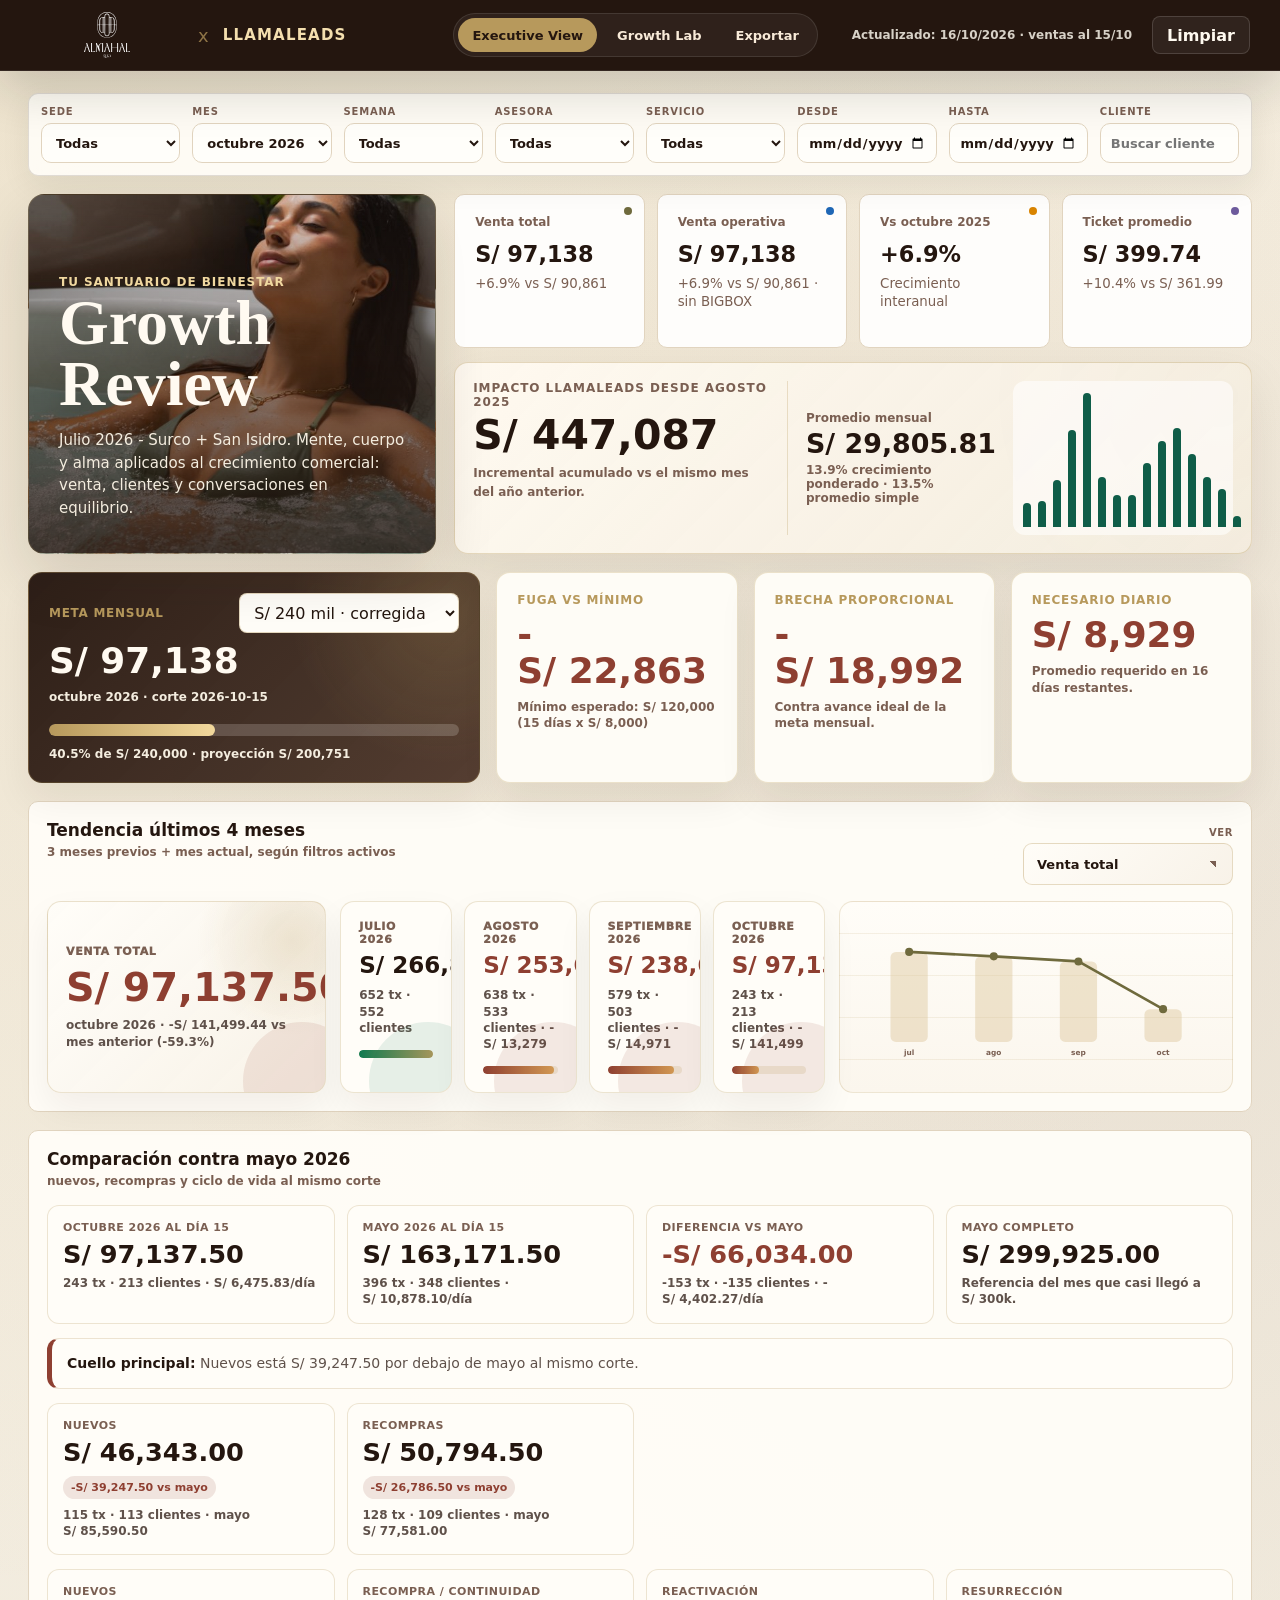
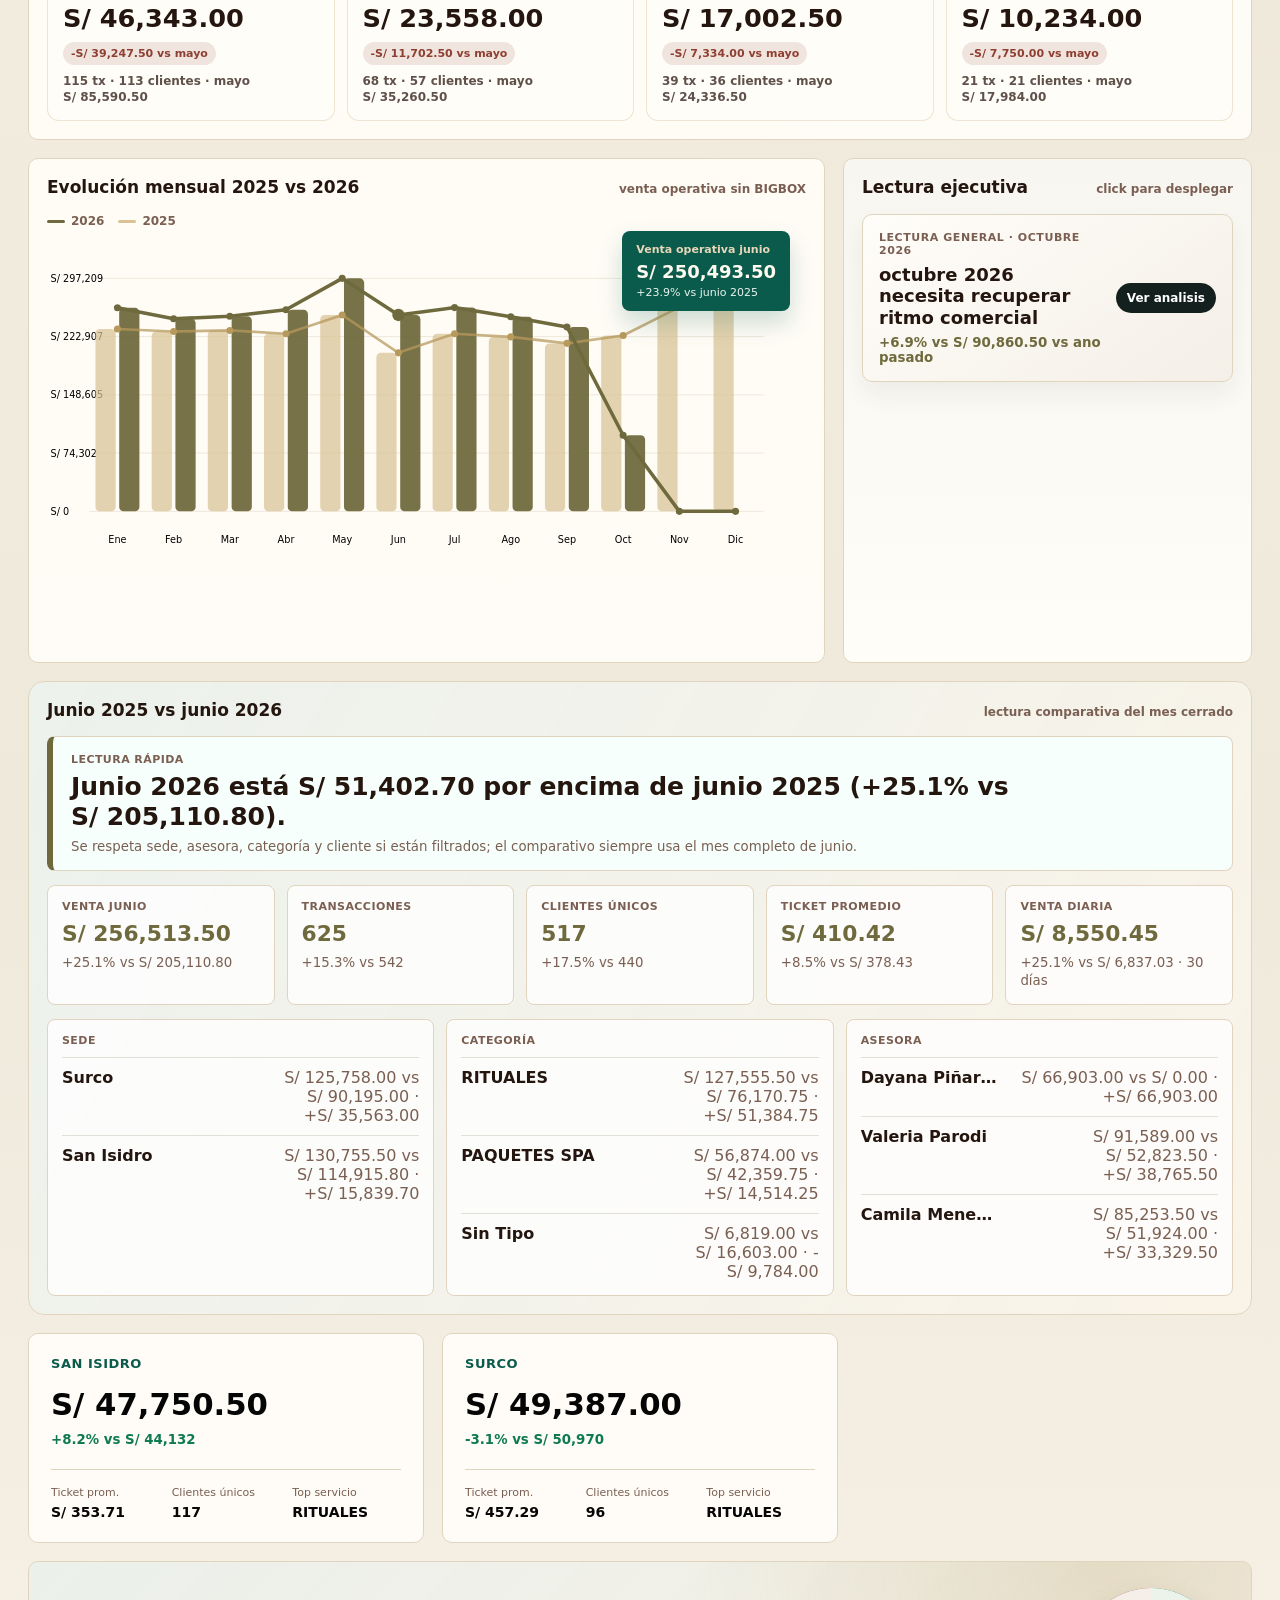
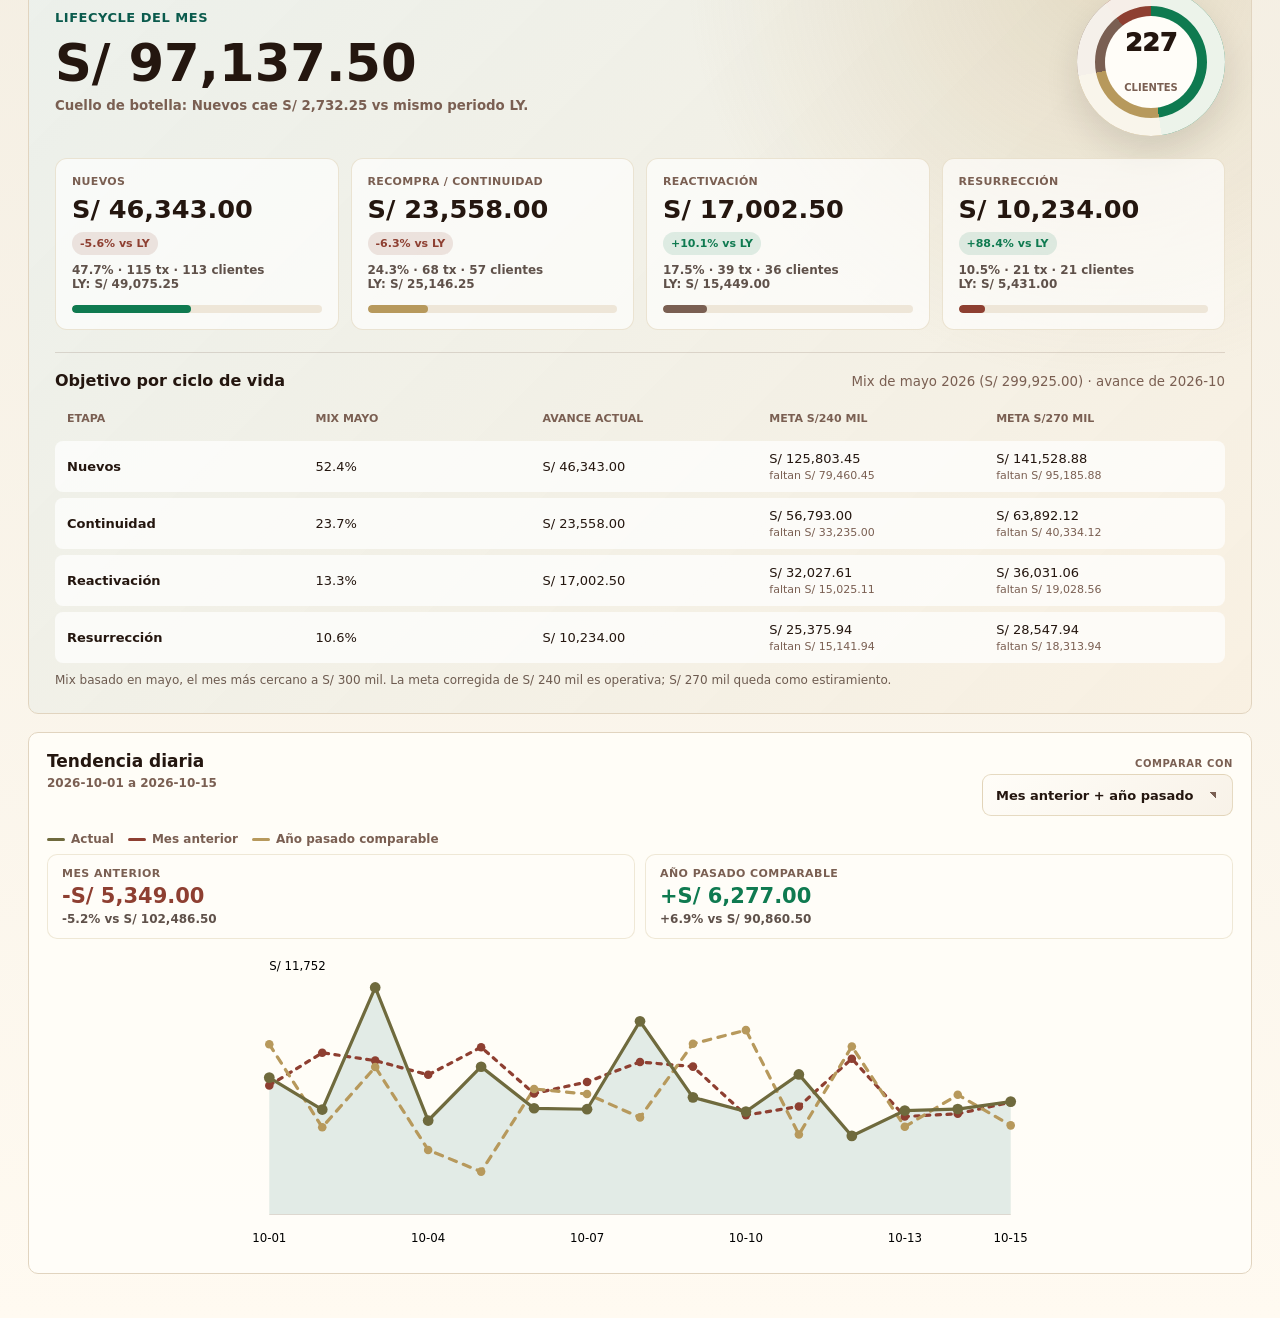
<file: index.html>
<!doctype html>
<html lang="es">
<head>
  <meta charset="utf-8">
  <meta name="viewport" content="width=device-width, initial-scale=1">
  <title>Almahal Growth Review</title>
  <link rel="stylesheet" href="styles.css?v=four-month-trend">
</head>
<body>
  <header class="topbar premium-topbar">
    <div class="brand-lockup">
      <img class="brand-logo" src="assets/logo-almahal.svg" alt="Almahal Spa">
      <span class="brand-separator">x</span>
      <span class="llama-wordmark">LLAMALEADS</span>
    </div>
    <nav class="view-switch" aria-label="Vistas del tablero">
      <button class="view-button active" type="button" data-view="review">Executive View</button>
      <button class="view-button" type="button" data-view="lab">Growth Lab</button>
      <button id="exportCsv" class="view-button export-view-button" type="button" title="Exportar tabla filtrada">Exportar</button>
    </nav>
    <div class="top-actions">
      <span class="updated-pill">Actualizado: 16/10/2026 · ventas al 15/10</span>
      <button id="resetFilters" type="button" title="Limpiar todos los filtros">Limpiar</button>
    </div>
  </header>

  <main>
    <section class="filters premium-filters" aria-label="Filtros">
      <label>Sede<select id="sedeFilter"></select></label>
      <label>Mes<select id="monthFilter"></select></label>
      <label>Semana<select id="weekFilter"></select></label>
      <label>Asesora<select id="advisorFilter"></select></label>
      <label>Servicio<select id="categoryFilter"></select></label>
      <label>Desde<input id="startDateFilter" type="date"></label>
      <label>Hasta<input id="endDateFilter" type="date"></label>
      <label>Cliente<input id="clientSearch" type="search" placeholder="Buscar cliente"></label>
    </section>

    <section id="reviewView" class="dashboard-view active" data-view-panel="review">
      <section class="review-hero">
        <div>
          <p class="eyebrow">Julio 2026 · Surco + San Isidro</p>
          <p class="eyebrow almahal-hero-eyebrow">TU SANTUARIO DE BIENESTAR</p>
          <h2>Growth Review</h2>
          <p class="review-copy">Julio 2026 - Surco + San Isidro. Mente, cuerpo y alma aplicados al crecimiento comercial: venta, clientes y conversaciones en equilibrio.</p>
        </div>
        <div class="hero-metrics">
          <div id="kpis" class="kpi-grid executive-kpis" aria-label="Indicadores principales"></div>
          <div id="incrementalImpact" class="incremental-impact" aria-label="Impacto acumulado desde agosto 2025"></div>
        </div>
      </section>

      <section class="target-pacing-panel" id="targetPacing" aria-label="Meta mensual y fuga comercial"></section>

      <section class="panel month-trend-panel">
        <div class="panel-head">
          <div>
            <h2>Tendencia últimos 4 meses</h2>
            <span>3 meses previos + mes actual, según filtros activos</span>
          </div>
          <label class="inline-select compact">
            <span>Ver</span>
            <select id="monthTrendSegmentFilter">
              <option value="total">Venta total</option>
              <option value="nuevo">Nuevos</option>
              <option value="continuidad">Continuidad</option>
              <option value="reactivacion">Reactivación</option>
              <option value="resurreccion">Resurrección</option>
            </select>
          </label>
        </div>
        <div id="monthTrendWidget" class="month-trend-widget"></div>
      </section>

      <section class="panel may-benchmark-panel">
        <div class="panel-head">
          <div>
            <h2>Comparación contra mayo 2026</h2>
            <span>nuevos, recompras y ciclo de vida al mismo corte</span>
          </div>
        </div>
        <div id="mayBenchmark" class="may-benchmark"></div>
      </section>

      <section class="review-main">
        <article class="panel hero-chart">
          <div class="panel-head">
            <h2>Evolución mensual 2025 vs 2026</h2>
            <span>venta operativa sin BIGBOX</span>
          </div>
          <div id="executiveMonthlyChart" class="chart executive-monthly"></div>
        </article>
        <article class="panel executive-card">
          <div class="panel-head">
            <h2>Lectura ejecutiva</h2>
            <span>click para desplegar</span>
          </div>
          <div id="insights" class="insights"></div>
        </article>
      </section>

      <section class="panel june-yoy-panel">
        <div class="panel-head">
          <h2>Junio 2025 vs junio 2026</h2>
          <span>lectura comparativa del mes cerrado</span>
        </div>
        <div id="juneYoy" class="june-yoy"></div>
      </section>

      <section class="executive-summary-grid" id="executiveSummaryCards"></section>

      <section class="review-main compact-review hidden-data-panels" aria-hidden="true">
        <article class="panel">
          <span id="recordCount"></span>
          <div id="storeChart" class="chart bars"></div>
        </article>
        <article class="panel">
          <div id="lifecycleTop" class="lifecycle-top"></div>
        </article>
      </section>

      <section class="panel">
        <div class="panel-head">
          <div>
            <h2>Tendencia diaria</h2>
            <span id="dateRange"></span>
          </div>
          <label class="inline-select">
            <span>Comparar con</span>
            <select id="dailyCompareFilter">
              <option value="both">Mes anterior + año pasado</option>
              <option value="previousMonth">Mes anterior</option>
              <option value="lastYear">Año pasado comparable</option>
              <option value="none">Solo actual</option>
            </select>
          </label>
        </div>
        <div id="dailyChart" class="chart line"></div>
      </section>
    </section>

    <section id="labView" class="dashboard-view" data-view-panel="lab">
      <section class="lab-shell">
        <div class="lab-main">
          <section class="lab-hero">
            <div>
              <p class="eyebrow">Growth Lab</p>
              <h2>Análisis accionable</h2>
              <p class="review-copy">Consulta, filtra, exporta y baja oportunidades por asesora, servicio, cliente y conversación.</p>
            </div>
            <article class="query-card">
              <label for="askInput">¿Qué quieres analizar?</label>
              <div class="query-box">
                <input id="askInput" type="search" placeholder="Ejemplo: ¿Cómo le fue a faciales en junio?">
                <button id="runAsk" type="button">Consultar</button>
                <button id="queryExport" type="button">CSV</button>
              </div>
              <div id="queryAnswer" class="query-answer"></div>
            </article>
          </section>

          <section class="grid">
            <article class="panel advisor-panel">
              <div class="panel-head">
                <h2>Asesoras</h2>
                <span>ventas, conversaciones y cierre</span>
              </div>
              <div id="advisorHighlights" class="advisor-highlights"></div>
              <div id="advisorDrivers" class="advisor-drivers"></div>
              <div class="table-wrap advisor-table-wrap">
                <table id="advisorTable"></table>
              </div>
            </article>
          </section>

      <section class="panel advisor-room">
        <div class="panel-head">
          <h2>Sala de asesoras</h2>
          <span>feedback listo para reunión comercial</span>
        </div>
        <div id="advisorRoom" class="advisor-room-grid"></div>
      </section>

      <section class="panel">
        <div class="panel-head">
          <h2>Calidad de conversaciones</h2>
          <span>chat score, discovery, CTA y correlación con ventas</span>
        </div>
        <div id="qualityDashboard" class="quality-grid"></div>
      </section>

      <section class="panel">
        <div class="panel-head">
          <div>
            <h2>Pipeline por subcuenta</h2>
            <span>movimiento de oportunidades desde conversación hacia cierre</span>
          </div>
          <span class="pipeline-note">sin Click Review ni Review Enviado</span>
        </div>
        <div id="pipelineDashboard" class="pipeline-dashboard"></div>
      </section>

      <section class="panel">
        <div class="panel-head">
          <h2>Growth de clientes</h2>
          <span>LTV, recompra, frecuencia y churn</span>
        </div>
        <div id="customerGrowth" class="growth-grid"></div>
      </section>

      <section class="grid two">
        <article class="panel">
          <div class="panel-head">
            <h2>Categorías</h2>
            <span>participación</span>
          </div>
          <div id="categoryChart" class="chart bars"></div>
        </article>
        <article class="panel">
          <div class="panel-head">
            <h2>Productos top</h2>
            <span>por venta</span>
          </div>
          <div id="productChart" class="chart bars"></div>
        </article>
      </section>

      <section class="grid two">
        <article class="panel">
          <div class="panel-head">
            <h2>Día de semana</h2>
            <span>demanda comercial</span>
          </div>
          <div id="weekdayChart" class="chart bars"></div>
        </article>
        <article class="panel">
          <div class="panel-head">
            <h2>Hora de venta</h2>
            <span>franjas fuertes</span>
          </div>
          <div id="hourChart" class="chart bars"></div>
        </article>
      </section>

      <section class="grid two">
        <article class="panel">
          <div class="panel-head">
            <h2>Clientes top</h2>
            <span>valor y frecuencia</span>
          </div>
          <div class="table-wrap">
            <table id="clientTable"></table>
          </div>
        </article>
        <article class="panel">
          <div class="panel-head">
            <h2>Top meses de venta</h2>
            <span>ranking histórico según filtros activos</span>
          </div>
          <div id="topMonths" class="top-months"></div>
        </article>
      </section>

      <section class="grid two">
        <article class="panel">
          <div class="panel-head">
            <h2>Tendencia anual de ventas</h2>
            <span>histórico por año</span>
          </div>
          <div id="yearTrendChart" class="chart annual-trend"></div>
        </article>
        <article class="panel">
          <div class="panel-head">
            <h2>Clientes nuevos por año</h2>
            <span>primera compra por cliente único</span>
          </div>
          <div id="newClientsYearChart" class="chart annual-trend"></div>
        </article>
      </section>

      <section class="panel">
        <div class="panel-head">
          <h2>Ventas por semana</h2>
          <span>lunes-domingo</span>
        </div>
        <div id="weekChart" class="chart bars"></div>
      </section>
        </div>

        <aside class="client-360">
          <button class="client-close" type="button" aria-label="Cerrar">x</button>
          <p class="eyebrow">Cliente 360</p>
          <div class="client-profile">
            <div class="client-avatar">ER</div>
            <div>
              <strong>Estela Redhead</strong>
              <span>Activo</span>
              <small>998 123 456 · estela.red@gmail.com</small>
            </div>
          </div>
          <dl class="client-facts">
            <div><dt>Sede</dt><dd>San Isidro</dd></div>
            <div><dt>Primera compra</dt><dd>17/03/2026</dd></div>
            <div><dt>Última compra</dt><dd>21/05/2026</dd></div>
            <div><dt>Días sin compra</dt><dd>41</dd></div>
            <div><dt>LTV total</dt><dd>S/ 2,337</dd></div>
            <div><dt>Compras</dt><dd>3</dd></div>
            <div><dt>Lifecycle actual</dt><dd>Continuidad</dd></div>
          </dl>
          <div class="client-history">
            <h3>Historial de compras</h3>
            <article><span>21/05/2026</span><strong>Ritual relajante</strong><em>S/ 779</em></article>
            <article><span>17/04/2026</span><strong>Facial hidratante</strong><em>S/ 598</em></article>
            <article><span>17/03/2026</span><strong>Depilación láser</strong><em>S/ 960</em></article>
          </div>
          <div class="client-action">
            <span>Segmento sugerido</span>
            <strong>Leal potencial</strong>
            <button type="button">Enviar campaña</button>
          </div>
        </aside>
      </section>
    </section>
  </main>

  <script src="sales-data.js?v=20261016"></script>
  <script src="quality-data.js?v=20261013"></script>
  <script src="app.js?v=oct-yoy-lifecycle-20261016"></script>
</body>
</html>
</file>
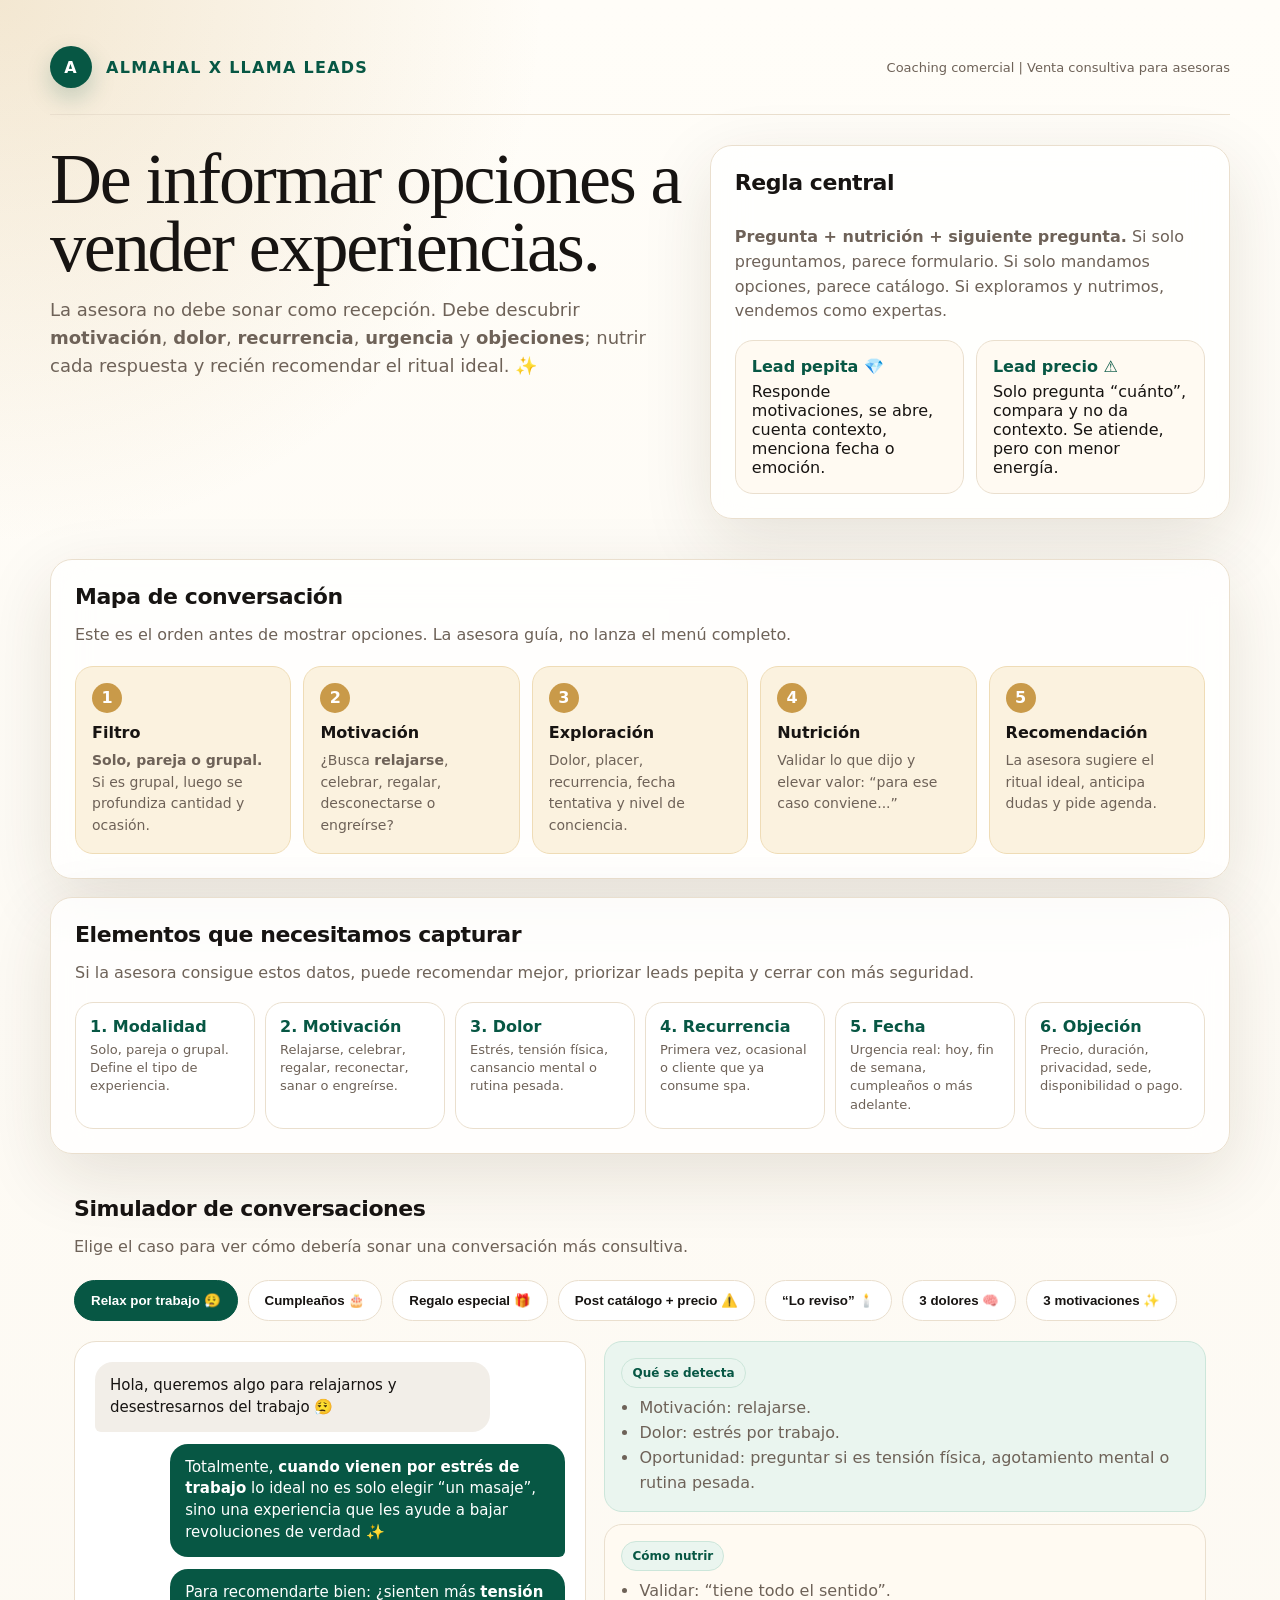
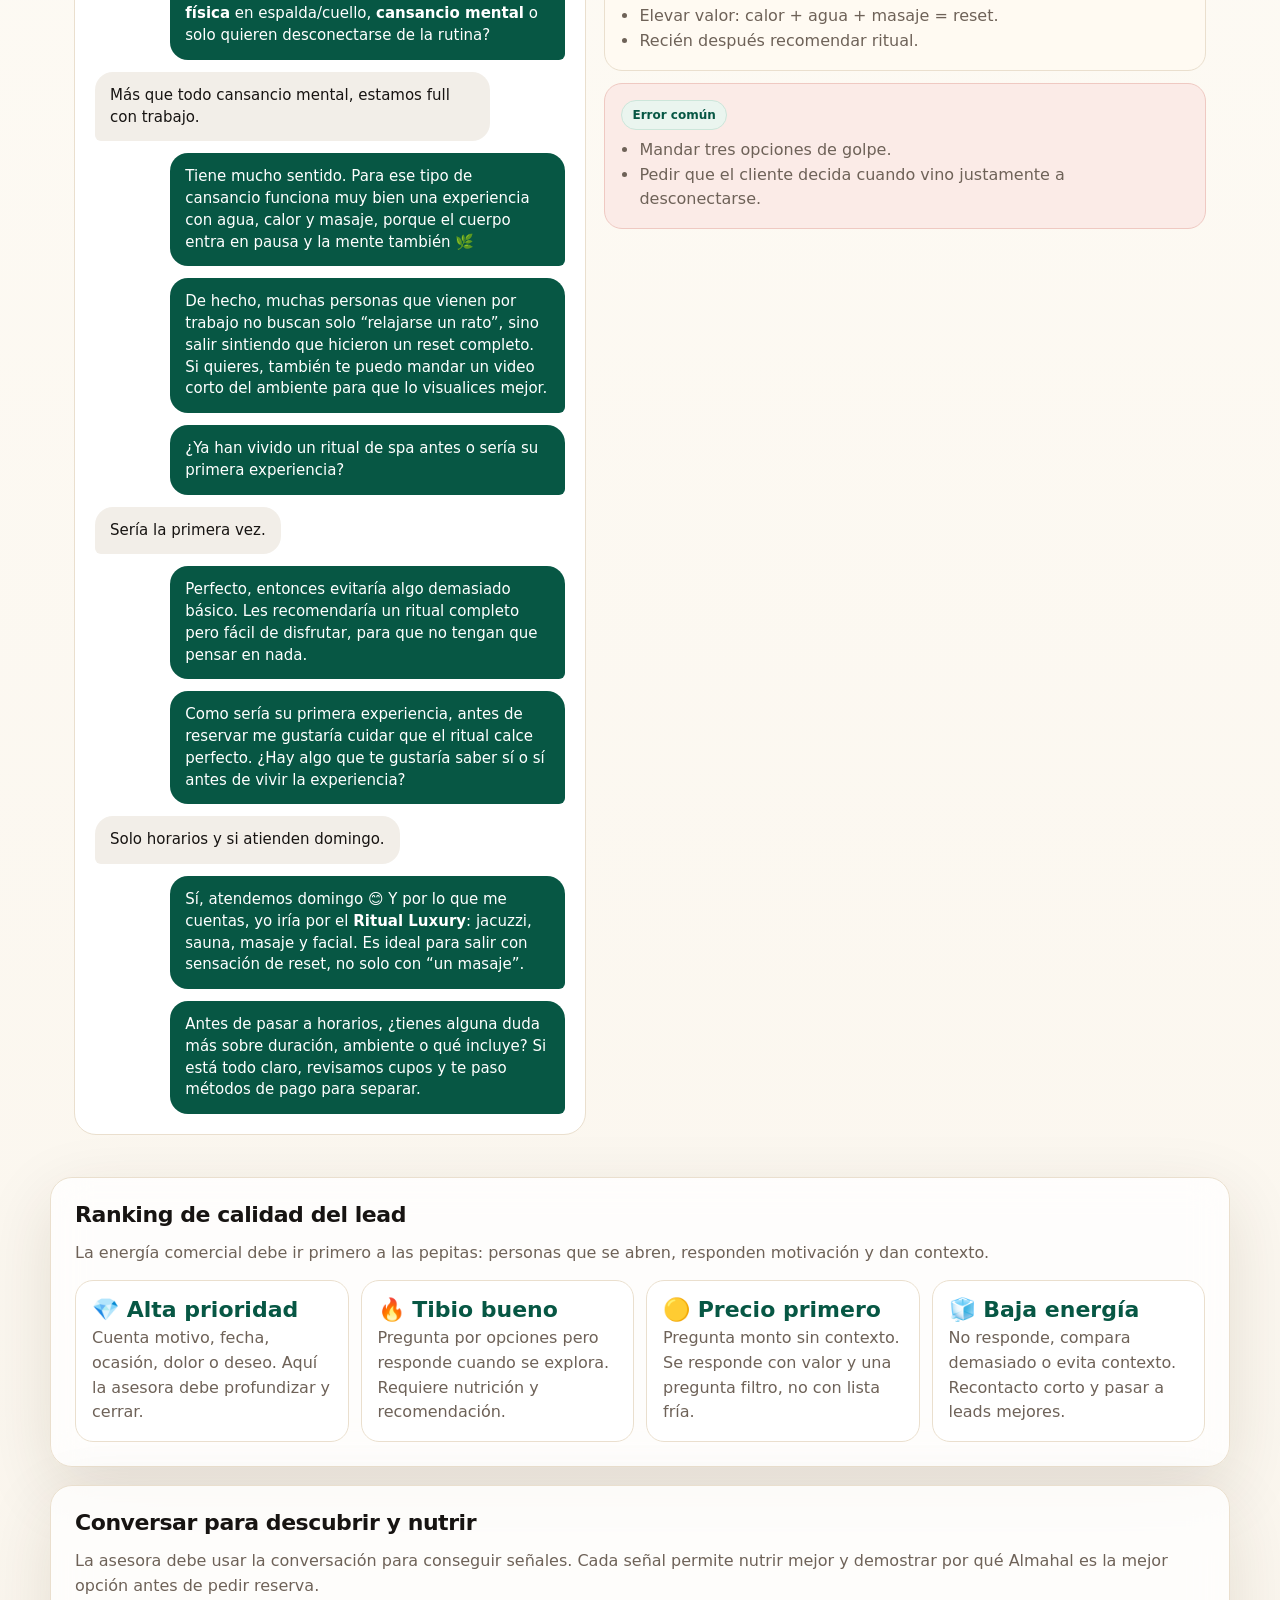
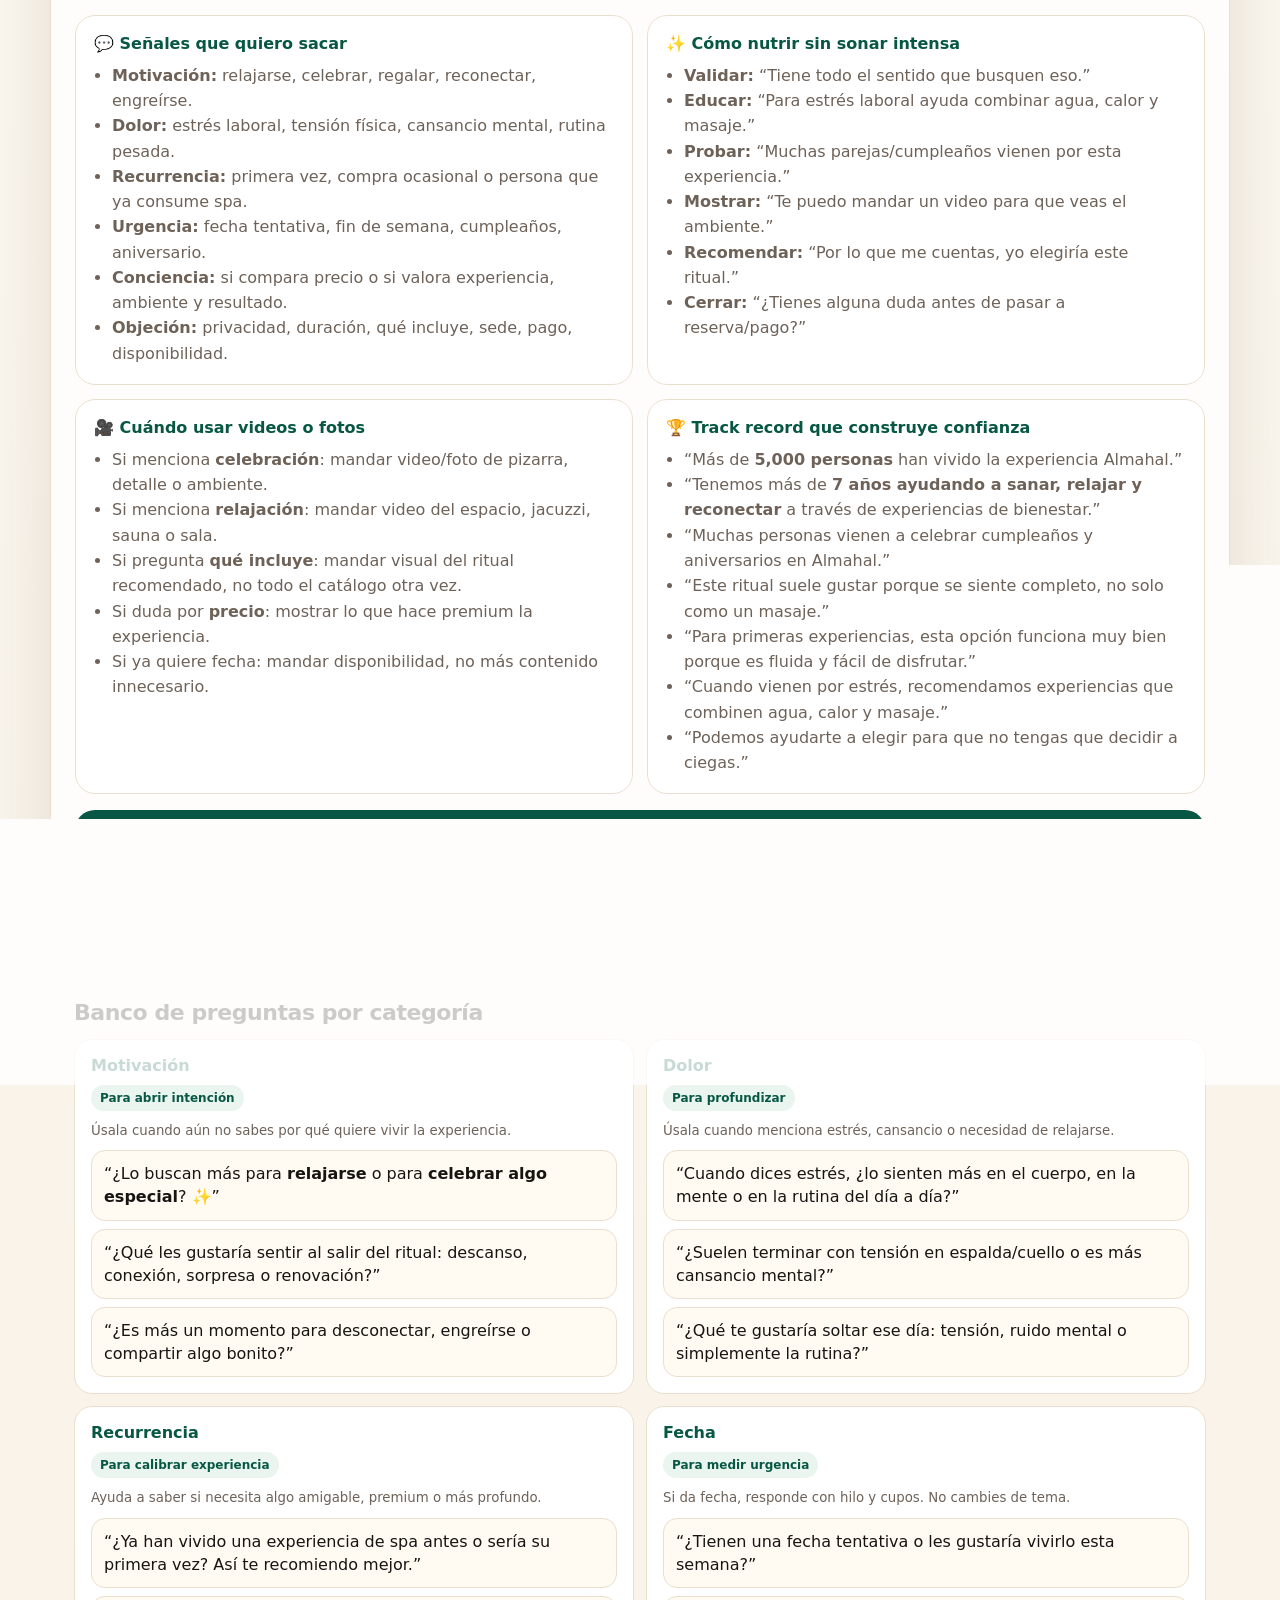
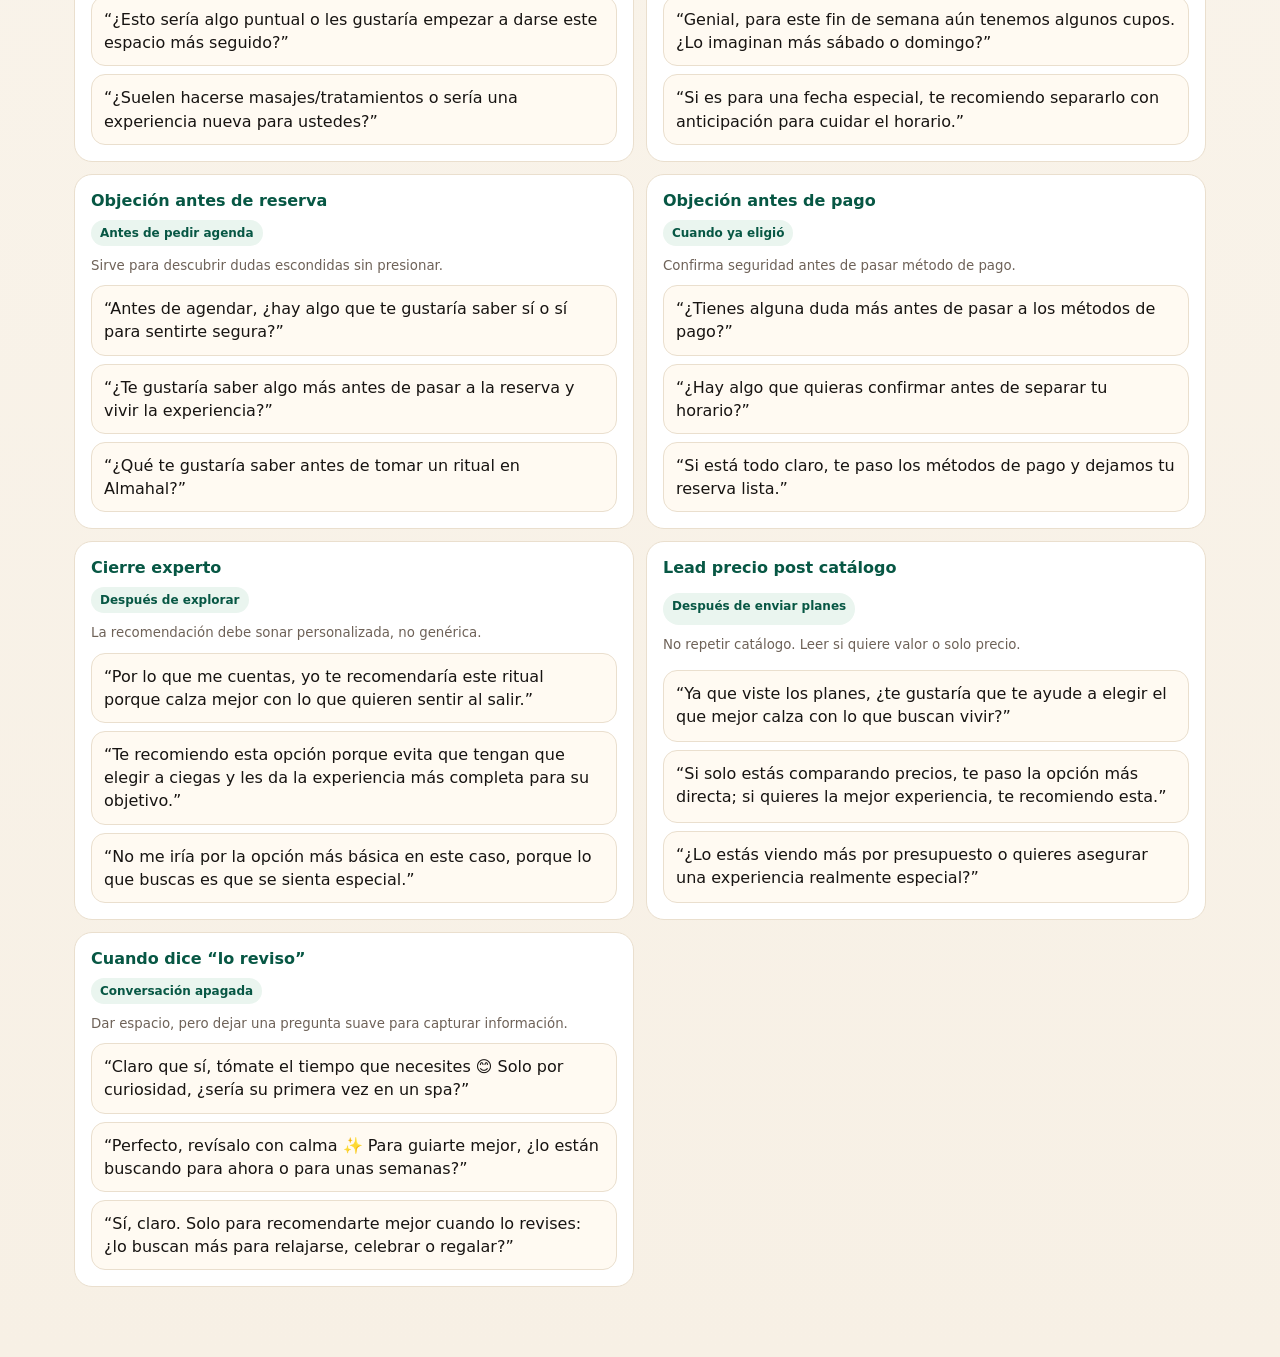
<file: coaching-conversaciones.html>
<!doctype html>
<html lang="es">
<head>
  <meta charset="utf-8">
  <meta name="viewport" content="width=device-width, initial-scale=1">
  <title>Almahal | Coaching de venta consultiva</title>
  <style>
    :root {
      --ink: #171412;
      --muted: #6e6258;
      --line: #eadfce;
      --gold: #c99a49;
      --gold-soft: #fbf2df;
      --green: #075744;
      --green-soft: #eaf5ef;
      --rose: #b7675f;
      --rose-soft: #fbebe7;
      --cream: #fffaf2;
      --paper: #ffffff;
      --shadow: 0 22px 70px rgba(55, 39, 18, .12);
    }

    * { box-sizing: border-box; }

    body {
      margin: 0;
      font-family: Inter, ui-sans-serif, system-ui, -apple-system, BlinkMacSystemFont, "Segoe UI", sans-serif;
      color: var(--ink);
      background:
        radial-gradient(circle at top left, rgba(201, 154, 73, .22), transparent 34rem),
        linear-gradient(180deg, #fffdf8 0%, #f7f0e5 100%);
    }

    .shell {
      width: min(1180px, calc(100% - 32px));
      margin: 0 auto;
      padding: 28px 0 46px;
    }

    header {
      display: flex;
      align-items: center;
      justify-content: space-between;
      gap: 20px;
      padding: 18px 0 26px;
      border-bottom: 1px solid var(--line);
    }

    .brand {
      display: flex;
      align-items: center;
      gap: 14px;
      letter-spacing: .08em;
      text-transform: uppercase;
      font-weight: 700;
      color: var(--green);
    }

    .brand-mark {
      width: 42px;
      height: 42px;
      display: grid;
      place-items: center;
      border-radius: 999px;
      color: #fff;
      background: var(--green);
      box-shadow: 0 10px 24px rgba(7, 87, 68, .22);
    }

    .meta {
      color: var(--muted);
      font-size: 13px;
      text-align: right;
    }

    .hero {
      display: grid;
      grid-template-columns: minmax(0, 1.1fr) minmax(320px, .9fr);
      gap: 24px;
      align-items: stretch;
      padding: 30px 0 22px;
    }

    h1 {
      margin: 0 0 14px;
      font-family: Georgia, "Times New Roman", serif;
      font-size: clamp(38px, 6vw, 72px);
      line-height: .95;
      letter-spacing: -.03em;
      font-weight: 500;
    }

    h2 {
      margin: 0 0 14px;
      font-size: 22px;
      letter-spacing: -.02em;
    }

    h3 {
      margin: 0 0 8px;
      font-size: 16px;
    }

    p {
      margin: 0;
      color: var(--muted);
      line-height: 1.55;
    }

    .lead {
      max-width: 720px;
      font-size: 18px;
    }

    .card {
      background: rgba(255, 255, 255, .78);
      border: 1px solid var(--line);
      border-radius: 22px;
      box-shadow: var(--shadow);
      backdrop-filter: blur(18px);
    }

    .principle {
      padding: 24px;
      display: grid;
      gap: 16px;
    }

    .principle-grid {
      display: grid;
      grid-template-columns: repeat(2, minmax(0, 1fr));
      gap: 12px;
    }

    .mini {
      padding: 16px;
      border-radius: 18px;
      border: 1px solid var(--line);
      background: var(--cream);
    }

    .mini strong {
      display: block;
      margin-bottom: 6px;
      color: var(--green);
    }

    .pill-row {
      display: flex;
      flex-wrap: wrap;
      gap: 10px;
      margin: 20px 0;
    }

    button {
      border: 1px solid var(--line);
      background: #fff;
      color: var(--ink);
      border-radius: 999px;
      padding: 12px 16px;
      font-weight: 700;
      cursor: pointer;
      transition: transform .18s ease, background .18s ease, color .18s ease, border .18s ease;
    }

    button:hover { transform: translateY(-1px); }

    button.active {
      color: #fff;
      border-color: var(--green);
      background: var(--green);
    }

    .section {
      margin-top: 18px;
      padding: 24px;
    }

    .flow {
      display: grid;
      grid-template-columns: repeat(5, minmax(0, 1fr));
      gap: 12px;
      margin-top: 18px;
    }

    .step {
      position: relative;
      padding: 16px;
      border-radius: 18px;
      background: var(--gold-soft);
      border: 1px solid #efdcb6;
      min-height: 150px;
    }

    .step span {
      display: inline-grid;
      place-items: center;
      width: 30px;
      height: 30px;
      margin-bottom: 10px;
      border-radius: 999px;
      background: var(--gold);
      color: #fff;
      font-weight: 800;
    }

    .step p { font-size: 14px; }

    .coach-grid {
      display: grid;
      grid-template-columns: minmax(0, .92fr) minmax(0, 1.08fr);
      gap: 18px;
      align-items: start;
    }

    .conversation {
      display: grid;
      gap: 12px;
      padding: 20px;
      background: #fff;
      border: 1px solid var(--line);
      border-radius: 22px;
    }

    .bubble {
      max-width: 84%;
      padding: 13px 15px;
      border-radius: 18px;
      line-height: 1.45;
      font-size: 15px;
    }

    .client {
      justify-self: start;
      background: #f2eee8;
      border-bottom-left-radius: 6px;
    }

    .advisor {
      justify-self: end;
      color: #fff;
      background: var(--green);
      border-bottom-right-radius: 6px;
    }

    .advisor strong,
    .client strong { font-weight: 800; }

    .tag {
      display: inline-flex;
      align-items: center;
      gap: 6px;
      width: fit-content;
      padding: 7px 10px;
      border-radius: 999px;
      font-size: 12px;
      font-weight: 800;
      color: var(--green);
      background: var(--green-soft);
      border: 1px solid #cce6da;
    }

    .notes {
      display: grid;
      gap: 12px;
    }

    .note {
      padding: 16px;
      border: 1px solid var(--line);
      border-radius: 18px;
      background: var(--cream);
    }

    .note.price {
      background: var(--rose-soft);
      border-color: #efc9c2;
    }

    .note.good {
      background: var(--green-soft);
      border-color: #cce6da;
    }

    .note ul {
      margin: 8px 0 0;
      padding-left: 18px;
      color: var(--muted);
      line-height: 1.55;
    }

    .matrix {
      display: grid;
      grid-template-columns: repeat(4, minmax(0, 1fr));
      gap: 12px;
      margin-top: 14px;
    }

    .score {
      padding: 16px;
      border-radius: 18px;
      border: 1px solid var(--line);
      background: #fff;
    }

    .score b {
      display: block;
      font-size: 22px;
      margin-bottom: 4px;
      color: var(--green);
    }

    .elements-grid {
      display: grid;
      grid-template-columns: repeat(6, minmax(0, 1fr));
      gap: 10px;
      margin-top: 16px;
    }

    .element {
      padding: 14px;
      border-radius: 18px;
      border: 1px solid var(--line);
      background: #fff;
    }

    .element b {
      display: block;
      color: var(--green);
      margin-bottom: 5px;
    }

    .element p {
      font-size: 13px;
      line-height: 1.42;
    }

    .script-bank {
      display: grid;
      grid-template-columns: repeat(2, minmax(0, 1fr));
      gap: 12px;
    }

    .script {
      padding: 16px;
      border-radius: 18px;
      background: #fff;
      border: 1px solid var(--line);
      display: grid;
      gap: 10px;
    }

    .script p {
      color: var(--ink);
    }

    .script small {
      color: var(--muted);
      line-height: 1.45;
    }

    .script h3 {
      margin: 0;
      color: var(--green);
    }

    .question-list {
      display: grid;
      gap: 8px;
    }

    .question {
      padding: 11px 12px;
      border-radius: 14px;
      background: var(--cream);
      border: 1px solid var(--line);
      color: var(--ink);
      line-height: 1.45;
    }

    .moment {
      display: inline-flex;
      width: fit-content;
      padding: 6px 9px;
      border-radius: 999px;
      background: var(--green-soft);
      color: var(--green);
      font-size: 12px;
      font-weight: 800;
    }

    .deep-grid {
      display: grid;
      grid-template-columns: repeat(2, minmax(0, 1fr));
      gap: 14px;
      margin-top: 16px;
    }

    .deep-card {
      padding: 18px;
      border-radius: 20px;
      background: #fff;
      border: 1px solid var(--line);
    }

    .deep-card h3 {
      display: flex;
      align-items: center;
      gap: 8px;
      margin-bottom: 10px;
      color: var(--green);
    }

    .deep-card ul {
      margin: 0;
      padding-left: 18px;
      color: var(--muted);
      line-height: 1.58;
    }

    .bridge {
      display: grid;
      gap: 10px;
      margin-top: 16px;
      padding: 18px;
      border-radius: 20px;
      background: var(--green);
      color: #fff;
    }

    .bridge p {
      color: rgba(255, 255, 255, .88);
    }

    @media (max-width: 900px) {
      .hero,
      .coach-grid,
      .flow,
      .matrix,
      .elements-grid,
      .script-bank,
      .deep-grid {
        grid-template-columns: 1fr;
      }

      .principle-grid {
        grid-template-columns: 1fr;
      }

      header {
        align-items: flex-start;
        flex-direction: column;
      }

      .meta { text-align: left; }
      .bubble { max-width: 94%; }
    }
  </style>
</head>
<body>
  <main class="shell">
    <header>
      <div class="brand">
        <div class="brand-mark">A</div>
        <div>Almahal x Llama Leads</div>
      </div>
      <div class="meta">Coaching comercial | Venta consultiva para asesoras</div>
    </header>

    <section class="hero">
      <div>
        <h1>De informar opciones a vender experiencias.</h1>
        <p class="lead">La asesora no debe sonar como recepción. Debe descubrir <strong>motivación</strong>, <strong>dolor</strong>, <strong>recurrencia</strong>, <strong>urgencia</strong> y <strong>objeciones</strong>; nutrir cada respuesta y recién recomendar el ritual ideal. ✨</p>
      </div>
      <aside class="card principle">
        <h2>Regla central</h2>
        <p><strong>Pregunta + nutrición + siguiente pregunta.</strong> Si solo preguntamos, parece formulario. Si solo mandamos opciones, parece catálogo. Si exploramos y nutrimos, vendemos como expertas.</p>
        <div class="principle-grid">
          <div class="mini">
            <strong>Lead pepita 💎</strong>
            Responde motivaciones, se abre, cuenta contexto, menciona fecha o emoción.
          </div>
          <div class="mini">
            <strong>Lead precio ⚠️</strong>
            Solo pregunta “cuánto”, compara y no da contexto. Se atiende, pero con menor energía.
          </div>
        </div>
      </aside>
    </section>

    <section class="card section">
      <h2>Mapa de conversación</h2>
      <p>Este es el orden antes de mostrar opciones. La asesora guía, no lanza el menú completo.</p>
      <div class="flow">
        <div class="step">
          <span>1</span>
          <h3>Filtro</h3>
          <p><strong>Solo, pareja o grupal.</strong> Si es grupal, luego se profundiza cantidad y ocasión.</p>
        </div>
        <div class="step">
          <span>2</span>
          <h3>Motivación</h3>
          <p>¿Busca <strong>relajarse</strong>, celebrar, regalar, desconectarse o engreírse?</p>
        </div>
        <div class="step">
          <span>3</span>
          <h3>Exploración</h3>
          <p>Dolor, placer, recurrencia, fecha tentativa y nivel de conciencia.</p>
        </div>
        <div class="step">
          <span>4</span>
          <h3>Nutrición</h3>
          <p>Validar lo que dijo y elevar valor: “para ese caso conviene...”</p>
        </div>
        <div class="step">
          <span>5</span>
          <h3>Recomendación</h3>
          <p>La asesora sugiere el ritual ideal, anticipa dudas y pide agenda.</p>
        </div>
      </div>
    </section>

    <section class="card section">
      <h2>Elementos que necesitamos capturar</h2>
      <p>Si la asesora consigue estos datos, puede recomendar mejor, priorizar leads pepita y cerrar con más seguridad.</p>
      <div class="elements-grid">
        <div class="element">
          <b>1. Modalidad</b>
          <p>Solo, pareja o grupal. Define el tipo de experiencia.</p>
        </div>
        <div class="element">
          <b>2. Motivación</b>
          <p>Relajarse, celebrar, regalar, reconectar, sanar o engreírse.</p>
        </div>
        <div class="element">
          <b>3. Dolor</b>
          <p>Estrés, tensión física, cansancio mental o rutina pesada.</p>
        </div>
        <div class="element">
          <b>4. Recurrencia</b>
          <p>Primera vez, ocasional o cliente que ya consume spa.</p>
        </div>
        <div class="element">
          <b>5. Fecha</b>
          <p>Urgencia real: hoy, fin de semana, cumpleaños o más adelante.</p>
        </div>
        <div class="element">
          <b>6. Objeción</b>
          <p>Precio, duración, privacidad, sede, disponibilidad o pago.</p>
        </div>
      </div>
    </section>

    <section class="section">
      <h2>Simulador de conversaciones</h2>
      <p>Elige el caso para ver cómo debería sonar una conversación más consultiva.</p>
      <div class="pill-row">
        <button class="case-btn active" data-case="stress">Relax por trabajo 😮‍💨</button>
        <button class="case-btn" data-case="birthday">Cumpleaños 🎂</button>
        <button class="case-btn" data-case="gift">Regalo especial 🎁</button>
        <button class="case-btn" data-case="price">Post catálogo + precio ⚠️</button>
        <button class="case-btn" data-case="review">“Lo reviso” 🕯️</button>
        <button class="case-btn" data-case="pain">3 dolores 🧠</button>
        <button class="case-btn" data-case="motivation">3 motivaciones ✨</button>
      </div>

      <div class="coach-grid">
        <div class="conversation" id="conversation"></div>
        <aside class="notes" id="notes"></aside>
      </div>
    </section>

    <section class="card section">
      <h2>Ranking de calidad del lead</h2>
      <p>La energía comercial debe ir primero a las pepitas: personas que se abren, responden motivación y dan contexto.</p>
      <div class="matrix">
        <div class="score">
          <b>💎 Alta prioridad</b>
          <p>Cuenta motivo, fecha, ocasión, dolor o deseo. Aquí la asesora debe profundizar y cerrar.</p>
        </div>
        <div class="score">
          <b>🔥 Tibio bueno</b>
          <p>Pregunta por opciones pero responde cuando se explora. Requiere nutrición y recomendación.</p>
        </div>
        <div class="score">
          <b>🟡 Precio primero</b>
          <p>Pregunta monto sin contexto. Se responde con valor y una pregunta filtro, no con lista fría.</p>
        </div>
        <div class="score">
          <b>🧊 Baja energía</b>
          <p>No responde, compara demasiado o evita contexto. Recontacto corto y pasar a leads mejores.</p>
        </div>
      </div>
    </section>

    <section class="card section">
      <h2>Conversar para descubrir y nutrir</h2>
      <p>La asesora debe usar la conversación para conseguir señales. Cada señal permite nutrir mejor y demostrar por qué Almahal es la mejor opción antes de pedir reserva.</p>

      <div class="deep-grid">
        <div class="deep-card">
          <h3>💬 Señales que quiero sacar</h3>
          <ul>
            <li><strong>Motivación:</strong> relajarse, celebrar, regalar, reconectar, engreírse.</li>
            <li><strong>Dolor:</strong> estrés laboral, tensión física, cansancio mental, rutina pesada.</li>
            <li><strong>Recurrencia:</strong> primera vez, compra ocasional o persona que ya consume spa.</li>
            <li><strong>Urgencia:</strong> fecha tentativa, fin de semana, cumpleaños, aniversario.</li>
            <li><strong>Conciencia:</strong> si compara precio o si valora experiencia, ambiente y resultado.</li>
            <li><strong>Objeción:</strong> privacidad, duración, qué incluye, sede, pago, disponibilidad.</li>
          </ul>
        </div>

        <div class="deep-card">
          <h3>✨ Cómo nutrir sin sonar intensa</h3>
          <ul>
            <li><strong>Validar:</strong> “Tiene todo el sentido que busquen eso.”</li>
            <li><strong>Educar:</strong> “Para estrés laboral ayuda combinar agua, calor y masaje.”</li>
            <li><strong>Probar:</strong> “Muchas parejas/cumpleaños vienen por esta experiencia.”</li>
            <li><strong>Mostrar:</strong> “Te puedo mandar un video para que veas el ambiente.”</li>
            <li><strong>Recomendar:</strong> “Por lo que me cuentas, yo elegiría este ritual.”</li>
            <li><strong>Cerrar:</strong> “¿Tienes alguna duda antes de pasar a reserva/pago?”</li>
          </ul>
        </div>

        <div class="deep-card">
          <h3>🎥 Cuándo usar videos o fotos</h3>
          <ul>
            <li>Si menciona <strong>celebración</strong>: mandar video/foto de pizarra, detalle o ambiente.</li>
            <li>Si menciona <strong>relajación</strong>: mandar video del espacio, jacuzzi, sauna o sala.</li>
            <li>Si pregunta <strong>qué incluye</strong>: mandar visual del ritual recomendado, no todo el catálogo otra vez.</li>
            <li>Si duda por <strong>precio</strong>: mostrar lo que hace premium la experiencia.</li>
            <li>Si ya quiere fecha: mandar disponibilidad, no más contenido innecesario.</li>
          </ul>
        </div>

        <div class="deep-card">
          <h3>🏆 Track record que construye confianza</h3>
          <ul>
            <li>“Más de <strong>5,000 personas</strong> han vivido la experiencia Almahal.”</li>
            <li>“Tenemos más de <strong>7 años ayudando a sanar, relajar y reconectar</strong> a través de experiencias de bienestar.”</li>
            <li>“Muchas personas vienen a celebrar cumpleaños y aniversarios en Almahal.”</li>
            <li>“Este ritual suele gustar porque se siente completo, no solo como un masaje.”</li>
            <li>“Para primeras experiencias, esta opción funciona muy bien porque es fluida y fácil de disfrutar.”</li>
            <li>“Cuando vienen por estrés, recomendamos experiencias que combinen agua, calor y masaje.”</li>
            <li>“Podemos ayudarte a elegir para que no tengas que decidir a ciegas.”</li>
          </ul>
        </div>
      </div>

      <div class="bridge">
        <h3>Puente ideal</h3>
        <p><strong>“Por lo que me cuentas...”</strong> debe aparecer antes de recomendar. Esa frase demuestra que la asesora escuchó, entendió y no está vendiendo por vender.</p>
      </div>
    </section>

    <section class="section">
      <h2>Banco de preguntas por categoría</h2>
      <div class="script-bank">
        <div class="script">
          <h3>Motivación</h3>
          <span class="moment">Para abrir intención</span>
          <small>Úsala cuando aún no sabes por qué quiere vivir la experiencia.</small>
          <div class="question-list">
            <div class="question">“¿Lo buscan más para <strong>relajarse</strong> o para <strong>celebrar algo especial</strong>? ✨”</div>
            <div class="question">“¿Qué les gustaría sentir al salir del ritual: descanso, conexión, sorpresa o renovación?”</div>
            <div class="question">“¿Es más un momento para desconectar, engreírse o compartir algo bonito?”</div>
          </div>
        </div>
        <div class="script">
          <h3>Dolor</h3>
          <span class="moment">Para profundizar</span>
          <small>Úsala cuando menciona estrés, cansancio o necesidad de relajarse.</small>
          <div class="question-list">
            <div class="question">“Cuando dices estrés, ¿lo sienten más en el cuerpo, en la mente o en la rutina del día a día?”</div>
            <div class="question">“¿Suelen terminar con tensión en espalda/cuello o es más cansancio mental?”</div>
            <div class="question">“¿Qué te gustaría soltar ese día: tensión, ruido mental o simplemente la rutina?”</div>
          </div>
        </div>
        <div class="script">
          <h3>Recurrencia</h3>
          <span class="moment">Para calibrar experiencia</span>
          <small>Ayuda a saber si necesita algo amigable, premium o más profundo.</small>
          <div class="question-list">
            <div class="question">“¿Ya han vivido una experiencia de spa antes o sería su primera vez? Así te recomiendo mejor.”</div>
            <div class="question">“¿Esto sería algo puntual o les gustaría empezar a darse este espacio más seguido?”</div>
            <div class="question">“¿Suelen hacerse masajes/tratamientos o sería una experiencia nueva para ustedes?”</div>
          </div>
        </div>
        <div class="script">
          <h3>Fecha</h3>
          <span class="moment">Para medir urgencia</span>
          <small>Si da fecha, responde con hilo y cupos. No cambies de tema.</small>
          <div class="question-list">
            <div class="question">“¿Tienen una fecha tentativa o les gustaría vivirlo esta semana?”</div>
            <div class="question">“Genial, para este fin de semana aún tenemos algunos cupos. ¿Lo imaginan más sábado o domingo?”</div>
            <div class="question">“Si es para una fecha especial, te recomiendo separarlo con anticipación para cuidar el horario.”</div>
          </div>
        </div>
        <div class="script">
          <h3>Objeción antes de reserva</h3>
          <span class="moment">Antes de pedir agenda</span>
          <small>Sirve para descubrir dudas escondidas sin presionar.</small>
          <div class="question-list">
            <div class="question">“Antes de agendar, ¿hay algo que te gustaría saber sí o sí para sentirte segura?”</div>
            <div class="question">“¿Te gustaría saber algo más antes de pasar a la reserva y vivir la experiencia?”</div>
            <div class="question">“¿Qué te gustaría saber antes de tomar un ritual en Almahal?”</div>
          </div>
        </div>
        <div class="script">
          <h3>Objeción antes de pago</h3>
          <span class="moment">Cuando ya eligió</span>
          <small>Confirma seguridad antes de pasar método de pago.</small>
          <div class="question-list">
            <div class="question">“¿Tienes alguna duda más antes de pasar a los métodos de pago?”</div>
            <div class="question">“¿Hay algo que quieras confirmar antes de separar tu horario?”</div>
            <div class="question">“Si está todo claro, te paso los métodos de pago y dejamos tu reserva lista.”</div>
          </div>
        </div>
        <div class="script">
          <h3>Cierre experto</h3>
          <span class="moment">Después de explorar</span>
          <small>La recomendación debe sonar personalizada, no genérica.</small>
          <div class="question-list">
            <div class="question">“Por lo que me cuentas, yo te recomendaría este ritual porque calza mejor con lo que quieren sentir al salir.”</div>
            <div class="question">“Te recomiendo esta opción porque evita que tengan que elegir a ciegas y les da la experiencia más completa para su objetivo.”</div>
            <div class="question">“No me iría por la opción más básica en este caso, porque lo que buscas es que se sienta especial.”</div>
          </div>
        </div>
        <div class="script">
          <h3>Lead precio post catálogo</h3>
          <span class="moment">Después de enviar planes</span>
          <small>No repetir catálogo. Leer si quiere valor o solo precio.</small>
          <div class="question-list">
            <div class="question">“Ya que viste los planes, ¿te gustaría que te ayude a elegir el que mejor calza con lo que buscan vivir?”</div>
            <div class="question">“Si solo estás comparando precios, te paso la opción más directa; si quieres la mejor experiencia, te recomiendo esta.”</div>
            <div class="question">“¿Lo estás viendo más por presupuesto o quieres asegurar una experiencia realmente especial?”</div>
          </div>
        </div>
        <div class="script">
          <h3>Cuando dice “lo reviso”</h3>
          <span class="moment">Conversación apagada</span>
          <small>Dar espacio, pero dejar una pregunta suave para capturar información.</small>
          <div class="question-list">
            <div class="question">“Claro que sí, tómate el tiempo que necesites 😊 Solo por curiosidad, ¿sería su primera vez en un spa?”</div>
            <div class="question">“Perfecto, revísalo con calma ✨ Para guiarte mejor, ¿lo están buscando para ahora o para unas semanas?”</div>
            <div class="question">“Sí, claro. Solo para recomendarte mejor cuando lo revises: ¿lo buscan más para relajarse, celebrar o regalar?”</div>
          </div>
        </div>
      </div>
    </section>
  </main>

  <script>
    const cases = {
      stress: {
        notes: [
          ['good', 'Qué se detecta', ['Motivación: relajarse.', 'Dolor: estrés por trabajo.', 'Oportunidad: preguntar si es tensión física, agotamiento mental o rutina pesada.']],
          ['note', 'Cómo nutrir', ['Validar: “tiene todo el sentido”.', 'Elevar valor: calor + agua + masaje = reset.', 'Recién después recomendar ritual.']],
          ['price', 'Error común', ['Mandar tres opciones de golpe.', 'Pedir que el cliente decida cuando vino justamente a desconectarse.']]
        ],
        chat: [
          ['client', 'Hola, queremos algo para relajarnos y desestresarnos del trabajo 😮‍💨'],
          ['advisor', 'Totalmente, <strong>cuando vienen por estrés de trabajo</strong> lo ideal no es solo elegir “un masaje”, sino una experiencia que les ayude a bajar revoluciones de verdad ✨'],
          ['advisor', 'Para recomendarte bien: ¿sienten más <strong>tensión física</strong> en espalda/cuello, <strong>cansancio mental</strong> o solo quieren desconectarse de la rutina?'],
          ['client', 'Más que todo cansancio mental, estamos full con trabajo.'],
          ['advisor', 'Tiene mucho sentido. Para ese tipo de cansancio funciona muy bien una experiencia con agua, calor y masaje, porque el cuerpo entra en pausa y la mente también 🌿'],
          ['advisor', 'De hecho, muchas personas que vienen por trabajo no buscan solo “relajarse un rato”, sino salir sintiendo que hicieron un reset completo. Si quieres, también te puedo mandar un video corto del ambiente para que lo visualices mejor.'],
          ['advisor', '¿Ya han vivido un ritual de spa antes o sería su primera experiencia?'],
          ['client', 'Sería la primera vez.'],
          ['advisor', 'Perfecto, entonces evitaría algo demasiado básico. Les recomendaría un ritual completo pero fácil de disfrutar, para que no tengan que pensar en nada.'],
          ['advisor', 'Como sería su primera experiencia, antes de reservar me gustaría cuidar que el ritual calce perfecto. ¿Hay algo que te gustaría saber sí o sí antes de vivir la experiencia?'],
          ['client', 'Solo horarios y si atienden domingo.'],
          ['advisor', 'Sí, atendemos domingo 😊 Y por lo que me cuentas, yo iría por el <strong>Ritual Luxury</strong>: jacuzzi, sauna, masaje y facial. Es ideal para salir con sensación de reset, no solo con “un masaje”.'],
          ['advisor', 'Antes de pasar a horarios, ¿tienes alguna duda más sobre duración, ambiente o qué incluye? Si está todo claro, revisamos cupos y te paso métodos de pago para separar.']
        ]
      },
      birthday: {
        notes: [
          ['good', 'Qué se detecta', ['Motivación: celebración.', 'Emoción: sorpresa / engreimiento.', 'Oportunidad: hacer que se imagine la experiencia.']],
          ['note', 'Cómo nutrir', ['Celebrar con energía.', 'Mencionar que muchas personas vienen por cumpleaños.', 'Inclinar hacia una experiencia más memorable.']],
          ['price', 'Error común', ['Decir solo “tenemos muffin y pizarra”.', 'No preguntar cómo quieren que se sienta la persona.']]
        ],
        chat: [
          ['client', 'Es para celebrar 3 cumpleaños 🎂'],
          ['advisor', '¡Qué lindo! 😍 Para cumpleaños muchas personas vienen porque quieren que no sea solo un servicio, sino una experiencia que se sienta especial desde que llegan.'],
          ['advisor', 'Para recomendarte mejor: ¿quieren algo más <strong>relajante</strong>, algo más <strong>celebratorio</strong> o una experiencia bien completa para engreírse?'],
          ['client', 'Algo celebratorio pero relajante.'],
          ['advisor', 'Perfecto. Entonces yo no me iría por una opción muy básica, porque al ser cumpleaños conviene que se sienta como plan especial ✨'],
          ['advisor', 'En Almahal suelen venir bastante por cumpleaños porque podemos sumar detalles como pizarra y cortesía, pero lo más importante es que el ritual se sienta memorable, no solo “cumplir con el regalo”.'],
          ['advisor', '¿Las personas ya suelen ir a spa o sería algo nuevo para ellas?'],
          ['client', 'Una de ellas sí, las otras no tanto.'],
          ['advisor', 'Buenísimo. En ese caso conviene una experiencia completa pero amigable, donde todas disfruten sin sentirse abrumadas. Además podemos incluir detalle de pizarra y cortesía para personalizarlo 💛'],
          ['advisor', '¿Tienen fecha tentativa para prepararles disponibilidad?'],
          ['client', 'Este sábado.'],
          ['advisor', 'Genial, para este sábado aún podemos revisar algunos cupos 🎂 Antes de agendar, ¿te gustaría saber algo puntual sobre duración, decoración o qué incluye?'],
          ['client', 'Quiero saber qué opción recomiendas.'],
          ['advisor', 'Para tres cumpleaños recomendaría un <strong>ritual grupal completo</strong>, porque se siente más celebración que solo masaje. Además podemos preparar el detalle para que se sienta más personalizado ✨'],
          ['advisor', '¿Tienes alguna duda más antes de pasar a la reserva? Si no, te reviso los horarios de sábado y avanzamos con el método de pago para separarlo.']
        ]
      },
      gift: {
        notes: [
          ['good', 'Qué se detecta', ['Motivación: regalo.', 'Decisión depende de la persona que recibe.', 'Oportunidad: preguntar personalidad y efecto deseado.']],
          ['note', 'Cómo nutrir', ['No vender “paquete”.', 'Vender intención: sorpresa, cuidado, romance, gratitud.', 'Recomendar según la persona.']],
          ['price', 'Error común', ['Mostrar todo el catálogo.', 'No preguntar para quién es ni qué quiere provocar el regalo.']]
        ],
        chat: [
          ['client', 'Quiero regalarle algo a mi pareja 🎁'],
          ['advisor', 'Qué bonito detalle 💛 Para regalo, la clave es elegir algo que se sienta pensado para esa persona, no solo mandar una opción cualquiera.'],
          ['advisor', '¿Quieres que sea más <strong>romántico</strong>, más <strong>relajante</strong> o más tipo sorpresa premium?'],
          ['client', 'Romántico y relajante.'],
          ['advisor', 'Entonces buscaría algo que tenga ambiente, pausa y sensación de experiencia compartida. Para pareja suele funcionar mejor cuando no es solo masaje, sino un ritual completo ✨'],
          ['advisor', 'Te puedo apoyar con un video del espacio para que veas si calza con lo que quieres regalar; ayuda bastante cuando quieres que se sienta premium desde antes de llegar.'],
          ['advisor', '¿Ya han ido juntos a un spa o sería la primera vez?'],
          ['client', 'Primera vez juntos.'],
          ['advisor', 'Lindo. Entonces conviene que la experiencia sea fluida y especial, para que no tengan que decidir mucho y solo disfrutar.'],
          ['advisor', '¿Tienes una fecha en mente o sería para dejarlo como regalo abierto?'],
          ['client', 'Quiero este fin de semana.'],
          ['advisor', 'Genial 😊 Para este fin de semana aún tenemos algunos cupos. Como es regalo para tu pareja, cuidaría que la experiencia se sienta íntima, fluida y especial.'],
          ['advisor', 'Antes de reservar, ¿te gustaría saber algo sí o sí sobre privacidad, duración o qué incluye?'],
          ['client', 'Privacidad y duración.'],
          ['advisor', 'Perfecto. Tiene privacidad durante la experiencia y la duración depende del ritual elegido. Para lo que buscas, te recomiendo una opción de pareja con ritual completo; tiene mejor sensación de regalo premium 💛'],
          ['advisor', '¿Tienes alguna duda más antes de pasar a los métodos de pago? Si está todo claro, te paso los horarios disponibles para separar el cupo.']
        ]
      },
      price: {
        notes: [
          ['price', 'Cómo leer este lead', ['Esto ocurre después de enviar los planes/catálogo.', 'Si solo habla de precio y no responde contexto, no es prioridad máxima.', 'Se atiende con respeto, pero se invierte más energía en quien muestra intención real.']],
          ['note', 'Respuesta recomendada', ['No repetir todo el catálogo.', 'Ayudarle a elegir según objetivo.', 'Si insiste solo en precio, darle la opción directa y no sobreperseguir.']],
          ['good', 'Pepita escondida', ['Si después responde motivo, ocasión o fecha, sube de prioridad.', 'Si se abre, vuelve al flujo consultivo normal.']]
        ],
        chat: [
          ['advisor', 'Te comparto nuestros planes para pareja ✨ Hay opciones más puntuales y otras más completas tipo ritual, según lo que quieran vivir.'],
          ['client', 'Cuál es el precio final?'],
          ['advisor', 'Claro 😊 Ya con los planes a la vista, te ayudo a elegir mejor: ¿lo están viendo más por presupuesto o quieren asegurar una experiencia que se sienta realmente especial?'],
          ['client', 'Estoy comparando precios.'],
          ['advisor', 'Te entiendo. Si estás comparando, la opción más directa es la base. Si buscas que se sienta como experiencia premium, yo no me iría por la más simple, porque puede quedarse corta.'],
          ['advisor', 'La diferencia no está solo en el precio, sino en qué tan completa se siente la experiencia: ambiente, duración, ritual, privacidad y sensación final. Por eso te ayudo a elegir según lo que realmente buscan.'],
          ['advisor', '¿Quieres que te indique la opción más accesible o la que mejor calza para una experiencia de pareja?'],
          ['client', 'La más accesible.'],
          ['advisor', 'Perfecto, te paso la opción más accesible. Antes de avanzar, ¿tienes alguna duda sobre lo que incluye o solo deseas confirmar disponibilidad?'],
          ['client', 'Solo disponibilidad.'],
          ['advisor', 'Listo. Te reviso cupos. Si luego buscan algo más especial, mi recomendación sería subir al ritual completo porque cambia bastante la experiencia.']
        ]
      },
      review: {
        notes: [
          ['good', 'Qué se detecta', ['Ya recibió planes/catálogo.', 'No rechazó, pero bajó la energía.', 'Aquí se debe sostener conversación con una pregunta suave.']],
          ['note', 'Cómo responder', ['Dar permiso: “tómate tu tiempo”.', 'Hacer una pregunta de curiosidad.', 'Capturar motivación, recurrencia o fecha sin presionar.']],
          ['price', 'Error común', ['Responder solo “quedo atenta”.', 'Perder la oportunidad de sacar información.', 'Recontactar después sin contexto ni ángulo.']]
        ],
        chat: [
          ['advisor', 'Te comparto los planes y el catálogo para que puedas revisarlos con calma ✨'],
          ['client', 'Ok gracias, voy a revisarlo.'],
          ['advisor', 'Claro que sí, tómate el tiempo que necesites 😊 Solo por curiosidad, ¿sería su primera vez viviendo una experiencia de spa o ya suelen hacerlo?'],
          ['client', 'Sería primera vez.'],
          ['advisor', 'Lindo, entonces mi recomendación sería no elegir solo por precio, sino por una experiencia que se sienta fluida y fácil de disfrutar. En Almahal ya más de <strong>5,000 personas</strong> han vivido la experiencia, y solemos guiar bastante a quienes vienen por primera vez ✨'],
          ['advisor', '¿Lo están pensando para estos días o todavía para más adelante?'],
          ['client', 'Tal vez para este fin de semana.'],
          ['advisor', 'Genial, para este fin de semana aún tenemos algunos cupos. Si quieres, te ayudo a elegir el ritual ideal según lo que buscan sentir al salir: relajación total, celebración o desconexión.'],
          ['client', 'Más relajación total.'],
          ['advisor', 'Perfecto. Para relajación total, yo te recomendaría una experiencia con agua, calor y masaje, porque ayuda a desconectar cuerpo y mente. Te puedo mandar un video corto del ambiente para que lo visualices mejor 🌿'],
          ['advisor', '¿Te gustaría saber algo más antes de pasar a la reserva y vivir la experiencia?']
        ]
      },
      pain: {
        notes: [
          ['good', 'Qué se detecta', ['Dolor 1: tensión física.', 'Dolor 2: cansancio mental.', 'Dolor 3: rutina/agotamiento acumulado.']],
          ['note', 'Cómo nutrir', ['No preguntar los tres dolores como encuesta.', 'Hacer una pregunta, validar y luego profundizar.', 'Convertir el dolor en razón para recomendar.']],
          ['price', 'Error común', ['Escuchar “estrés” y mandar opciones.', 'No descubrir qué tipo de estrés tiene.', 'No conectar el ritual con el resultado esperado.']]
        ],
        chat: [
          ['client', 'Estoy buscando algo para relajarme. Últimamente he estado con mucho estrés por el trabajo, paso varias horas sentada y siento el cuello y la espalda súper cargados.'],
          ['advisor', 'Te entiendo muchísimo 😮‍💨 Y cuando alguien llega con estrés, no siempre necesita lo mismo. Para recomendarte bien: ¿lo sientes más como <strong>tensión física</strong>, <strong>cansancio mental</strong> o como una rutina que ya te tiene saturada?'],
          ['client', 'Creo que es una mezcla. Físicamente siento tensión en cuello y espalda, pero también estoy mentalmente agotada. Siento que necesito un espacio donde no tenga que pensar en nada.'],
          ['advisor', 'Tiene todo el sentido. Cuando hay tensión en cuello y espalda, el cuerpo suele estar cargando el estrés del día a día. Ahí ayuda mucho preparar el cuerpo con calor antes del masaje, no ir directo al tratamiento.'],
          ['advisor', '¿Pasas mucho tiempo sentada o frente a pantalla? Te pregunto porque eso suele acumular bastante tensión en esa zona.'],
          ['client', 'Sí, trabajo en oficina todo el día y casi no paro. Incluso cuando llego a casa sigo pensando en pendientes, por eso quería algo que me ayude a cortar un poco con la rutina.'],
          ['advisor', 'Claro, entonces no solo buscaría relajación, sino liberar esa carga física y que salgas sintiendo el cuerpo más liviano 🌿'],
          ['advisor', 'Y a nivel mental, ¿buscas desconectarte un rato o sientes que necesitas un reset completo?'],
          ['client', 'Un reset completo. No quiero solo un masaje rápido; quiero salir sintiendo que descansé de verdad y que mi cuerpo bajó revoluciones.'],
          ['advisor', 'Perfecto. Por lo que me cuentas, yo no te recomendaría algo básico. Te recomendaría un ritual con agua, sauna y masaje, porque trabaja cuerpo y mente. Almahal tiene más de <strong>7 años ayudando a sanar, relajar y reconectar</strong> con este tipo de experiencias.'],
          ['advisor', 'Antes de reservar, ¿te gustaría saber algo más sobre duración, ambiente o qué incluye el ritual?']
        ]
      },
      motivation: {
        notes: [
          ['good', 'Qué se detecta', ['Motivación 1: relajarse.', 'Motivación 2: celebrar.', 'Motivación 3: regalar/conectar.']],
          ['note', 'Cómo nutrir', ['La motivación define el ángulo de venta.', 'Si celebra, subir emoción.', 'Si regala, vender intención; si relaja, vender resultado.']],
          ['price', 'Error común', ['Tratar todas las motivaciones igual.', 'Mandar el mismo catálogo sin contexto.', 'No hacer que imagine cómo se va a sentir.']]
        ],
        chat: [
          ['client', 'Hola, quiero ver opciones para dos personas. Es para mi pareja y para mí, pero todavía no sé bien qué elegir porque quiero que sea algo especial.'],
          ['advisor', 'Claro 😊 Para dos personas tenemos experiencias muy lindas. Para guiarte mejor: ¿lo buscan más para <strong>relajarse</strong>, <strong>celebrar algo especial</strong> o como un regalo/sorpresa?'],
          ['client', 'Es un poco para celebrar, pero también para relajarnos. Hemos estado con semanas pesadas y quiero que sea un plan bonito, no solo ir a un lugar por ir.'],
          ['advisor', 'Qué bonito ✨ Entonces buscaría algo que tenga las dos cosas: que se sienta especial por la celebración, pero que también les permita desconectar de verdad.'],
          ['advisor', '¿Qué están celebrando? Así puedo ayudarte a elegir algo que se sienta más personalizado.'],
          ['client', 'Nuestro aniversario. No solemos hacer muchos planes así, entonces me gustaría que se sienta distinto, más íntimo y cuidado.'],
          ['advisor', '¡Qué lindo! Para aniversarios muchas parejas vienen porque quieren salir de la rutina y vivir algo más íntimo. En ese caso no me iría por algo muy básico, porque la experiencia debe sentirse memorable 💛'],
          ['advisor', '¿Ustedes suelen hacerse este tipo de planes o sería algo diferente para ambos?'],
          ['client', 'Sería algo diferente para ambos. Hemos ido a masajes alguna vez, pero nunca a una experiencia completa tipo ritual, por eso quiero elegir bien.'],
          ['advisor', 'Perfecto, entonces conviene una experiencia fácil de disfrutar, donde no tengan que decidir tanto. Te puedo mandar un video del ambiente para que veas si calza con lo que quieres lograr.'],
          ['advisor', '¿Tienen fecha tentativa para el aniversario o están viendo opciones primero?'],
          ['client', 'Queremos este sábado si hay espacio. Me gustaría sorprenderle, pero también quiero asegurarme de que la experiencia valga la pena por el precio.'],
          ['advisor', 'Genial, para este sábado aún podemos revisar algunos cupos. Por lo que me cuentas, te recomendaría un ritual de pareja completo, porque combina celebración, desconexión y sensación premium.'],
          ['advisor', '¿Hay algo que te gustaría saber sí o sí antes de pasar a la reserva?']
        ]
      }
    };

    const conversation = document.getElementById('conversation');
    const notes = document.getElementById('notes');

    function renderCase(key) {
      const item = cases[key];
      conversation.innerHTML = item.chat.map(([who, text]) => (
        `<div class="bubble ${who}">${text}</div>`
      )).join('');

      notes.innerHTML = item.notes.map(([kind, title, points]) => (
        `<div class="note ${kind}">
          <span class="tag">${title}</span>
          <ul>${points.map(point => `<li>${point}</li>`).join('')}</ul>
        </div>`
      )).join('');

      document.querySelectorAll('.case-btn').forEach(btn => {
        btn.classList.toggle('active', btn.dataset.case === key);
      });
    }

    document.querySelectorAll('.case-btn').forEach(btn => {
      btn.addEventListener('click', () => renderCase(btn.dataset.case));
    });

    renderCase('stress');
  </script>
</body>
</html>
</file>
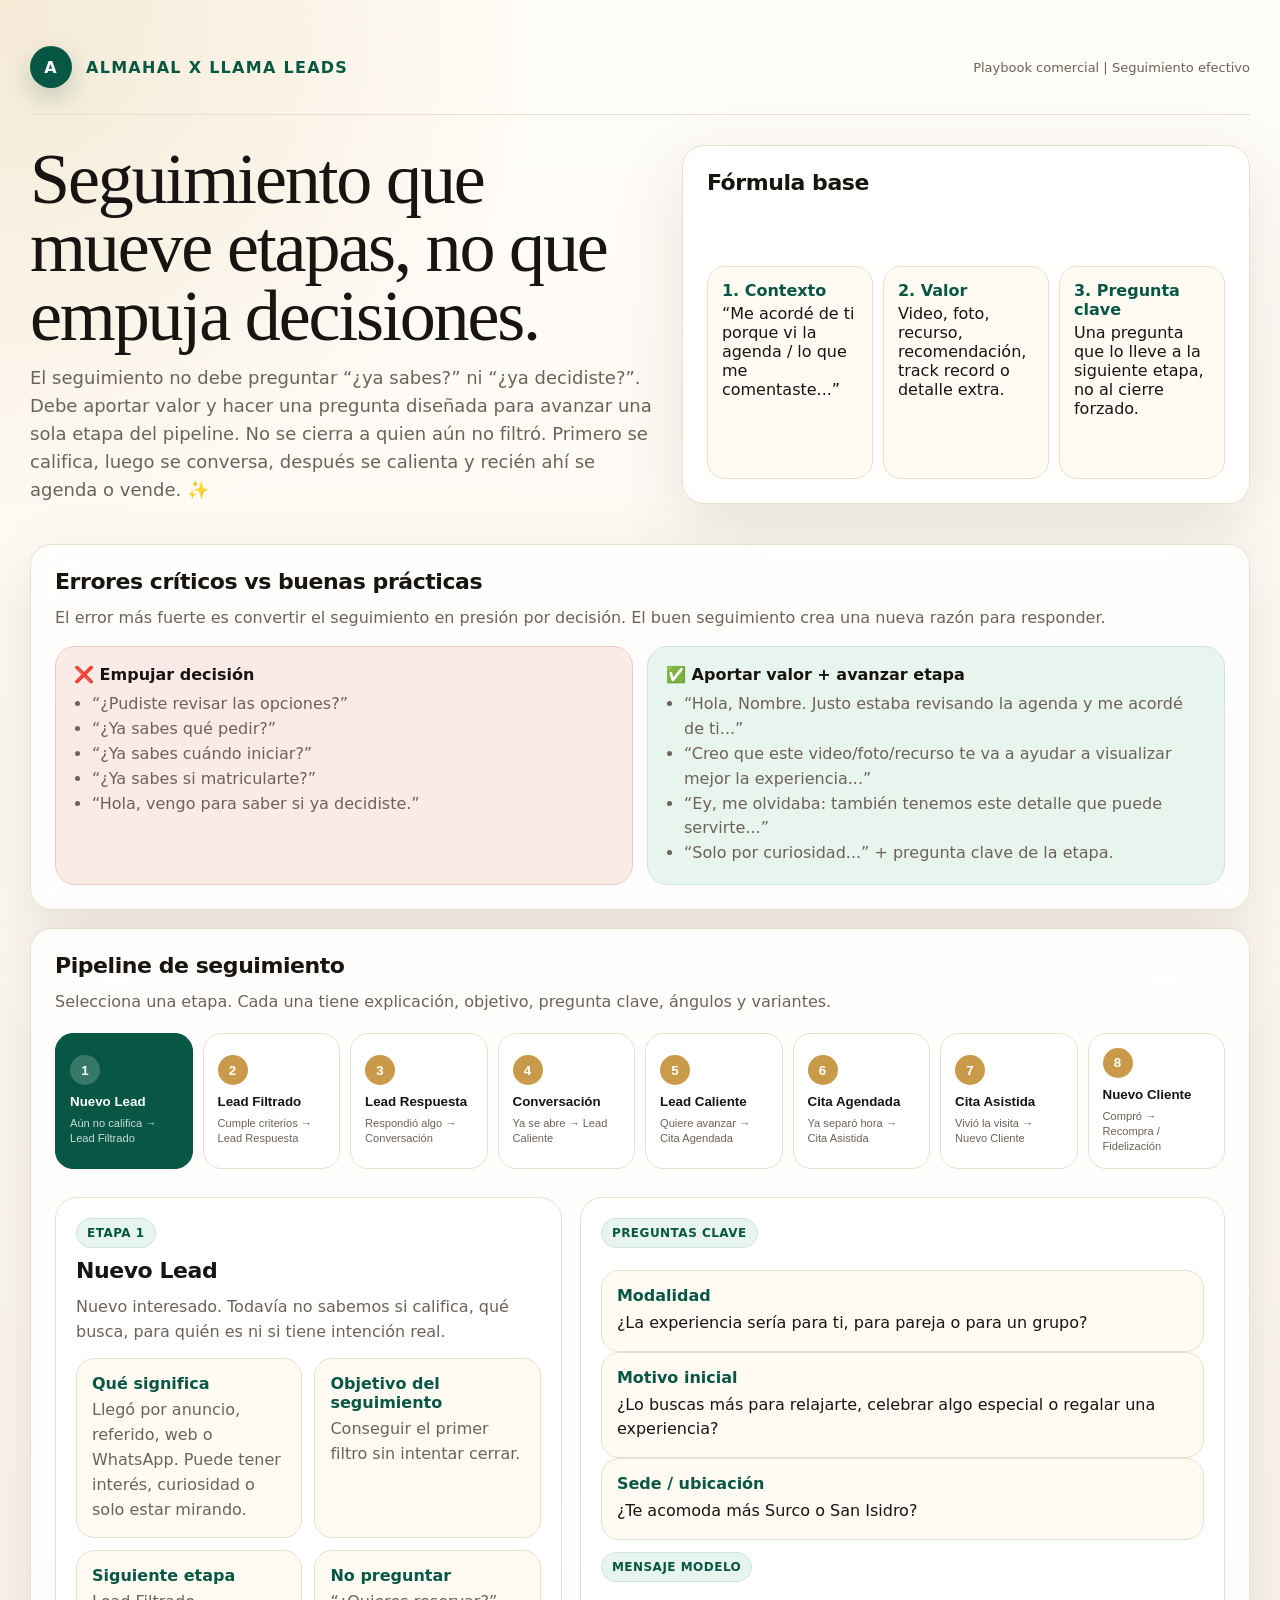
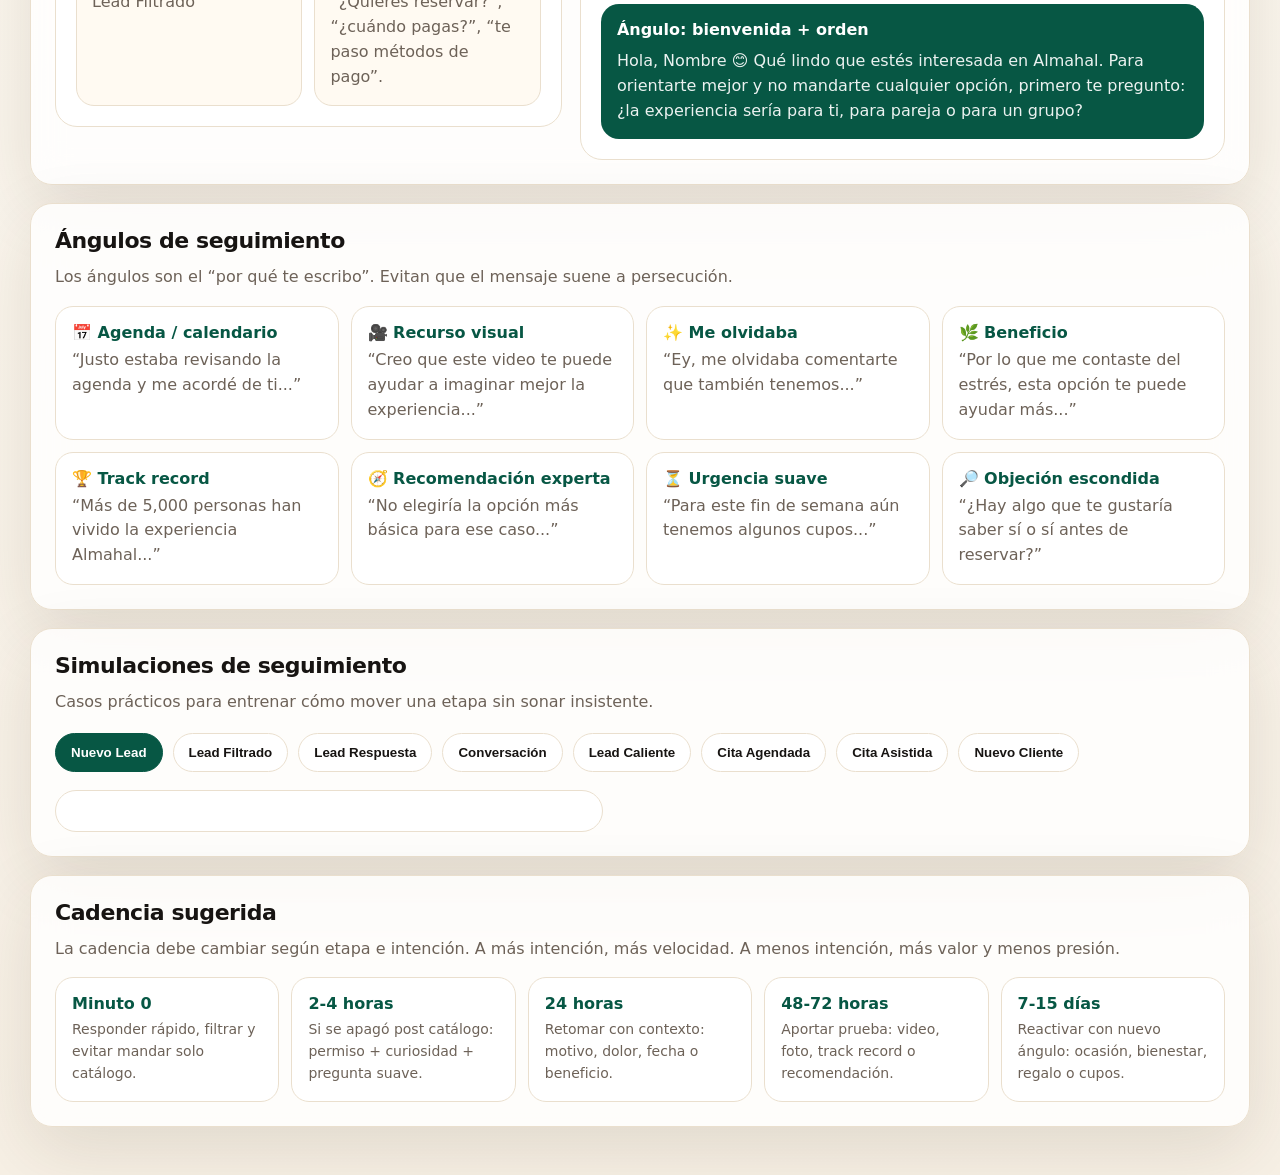
<file: seguimiento-efectivo.html>
<!doctype html>
<html lang="es">
<head>
  <meta charset="utf-8">
  <meta name="viewport" content="width=device-width, initial-scale=1">
  <title>Almahal | Seguimiento efectivo</title>
  <style>
    :root {
      --ink: #171412;
      --muted: #6d6258;
      --line: #eadfce;
      --gold: #c99a49;
      --gold-soft: #fbf2df;
      --green: #075744;
      --green-soft: #e8f4ee;
      --rose: #b7675f;
      --rose-soft: #fbebe7;
      --cream: #fffaf2;
      --paper: #ffffff;
      --shadow: 0 22px 70px rgba(55, 39, 18, .12);
    }

    * { box-sizing: border-box; }

    body {
      margin: 0;
      font-family: Inter, ui-sans-serif, system-ui, -apple-system, BlinkMacSystemFont, "Segoe UI", sans-serif;
      color: var(--ink);
      background:
        radial-gradient(circle at top left, rgba(201, 154, 73, .2), transparent 34rem),
        linear-gradient(180deg, #fffdf8 0%, #f7f0e5 100%);
    }

    .shell {
      width: min(1220px, calc(100% - 32px));
      margin: 0 auto;
      padding: 28px 0 48px;
    }

    header {
      display: flex;
      align-items: center;
      justify-content: space-between;
      gap: 20px;
      padding: 18px 0 26px;
      border-bottom: 1px solid var(--line);
    }

    .brand {
      display: flex;
      align-items: center;
      gap: 14px;
      letter-spacing: .08em;
      text-transform: uppercase;
      font-weight: 800;
      color: var(--green);
    }

    .brand-mark {
      width: 42px;
      height: 42px;
      display: grid;
      place-items: center;
      border-radius: 999px;
      color: #fff;
      background: var(--green);
      box-shadow: 0 10px 24px rgba(7, 87, 68, .22);
    }

    .meta {
      color: var(--muted);
      font-size: 13px;
      text-align: right;
    }

    h1 {
      margin: 0 0 14px;
      font-family: Georgia, "Times New Roman", serif;
      font-size: clamp(38px, 6vw, 72px);
      line-height: .95;
      letter-spacing: -.03em;
      font-weight: 500;
    }

    h2 {
      margin: 0 0 12px;
      font-size: 22px;
      letter-spacing: -.02em;
    }

    h3 {
      margin: 0 0 8px;
      font-size: 16px;
    }

    p {
      margin: 0;
      color: var(--muted);
      line-height: 1.55;
    }

    strong { font-weight: 800; }

    .hero {
      display: grid;
      grid-template-columns: minmax(0, 1.05fr) minmax(320px, .95fr);
      gap: 24px;
      align-items: stretch;
      padding: 30px 0 22px;
    }

    .lead {
      max-width: 760px;
      font-size: 18px;
    }

    .card {
      background: rgba(255, 255, 255, .82);
      border: 1px solid var(--line);
      border-radius: 22px;
      box-shadow: var(--shadow);
      backdrop-filter: blur(18px);
    }

    .principle {
      padding: 24px;
      display: grid;
      gap: 14px;
    }

    .formula {
      display: grid;
      grid-template-columns: repeat(3, minmax(0, 1fr));
      gap: 10px;
    }

    .formula div {
      padding: 14px;
      border-radius: 18px;
      background: var(--cream);
      border: 1px solid var(--line);
    }

    .formula b {
      display: block;
      color: var(--green);
      margin-bottom: 4px;
    }

    .section {
      margin-top: 18px;
      padding: 24px;
    }

    .pipeline-map {
      display: grid;
      grid-template-columns: repeat(8, minmax(132px, 1fr));
      gap: 10px;
      margin-top: 18px;
      overflow-x: auto;
      padding-bottom: 10px;
    }

    .stage-button {
      position: relative;
      min-height: 134px;
      text-align: left;
      border: 1px solid var(--line);
      background: #fff;
      color: var(--ink);
      border-radius: 18px;
      padding: 14px;
      cursor: pointer;
      transition: transform .18s ease, border .18s ease, background .18s ease, color .18s ease;
    }

    .stage-button:hover { transform: translateY(-1px); }

    .stage-button.active {
      color: #fff;
      border-color: var(--green);
      background: var(--green);
    }

    .stage-number {
      display: inline-grid;
      place-items: center;
      width: 30px;
      height: 30px;
      margin-bottom: 9px;
      border-radius: 999px;
      background: var(--gold);
      color: #fff;
      font-weight: 800;
    }

    .stage-button.active .stage-number {
      background: rgba(255, 255, 255, .2);
    }

    .stage-button b {
      display: block;
      margin-bottom: 6px;
      line-height: 1.2;
    }

    .stage-button small {
      display: block;
      color: var(--muted);
      line-height: 1.35;
    }

    .stage-button.active small {
      color: rgba(255, 255, 255, .78);
    }

    .stage-detail {
      display: grid;
      grid-template-columns: minmax(0, .88fr) minmax(0, 1.12fr);
      gap: 18px;
      margin-top: 18px;
      align-items: start;
    }

    .panel {
      padding: 20px;
      border-radius: 22px;
      background: #fff;
      border: 1px solid var(--line);
    }

    .badge {
      display: inline-flex;
      width: fit-content;
      padding: 7px 10px;
      margin-bottom: 10px;
      border-radius: 999px;
      color: var(--green);
      background: var(--green-soft);
      border: 1px solid #cce6da;
      font-size: 12px;
      font-weight: 800;
      text-transform: uppercase;
      letter-spacing: .04em;
    }

    .detail-grid {
      display: grid;
      grid-template-columns: repeat(2, minmax(0, 1fr));
      gap: 12px;
      margin-top: 14px;
    }

    .mini {
      padding: 15px;
      border-radius: 18px;
      border: 1px solid var(--line);
      background: var(--cream);
    }

    .mini b {
      display: block;
      color: var(--green);
      margin-bottom: 5px;
    }

    .questions {
      display: grid;
      gap: 12px;
    }

    .question-card {
      padding: 15px;
      border-radius: 18px;
      border: 1px solid var(--line);
      background: var(--cream);
    }

    .question-card b {
      display: block;
      color: var(--green);
      margin-bottom: 6px;
    }

    .question-card p {
      color: var(--ink);
    }

    .script {
      display: grid;
      gap: 10px;
      padding: 16px;
      border-radius: 18px;
      color: #fff;
      background: var(--green);
    }

    .script p {
      color: rgba(255, 255, 255, .92);
    }

    .angles-grid {
      display: grid;
      grid-template-columns: repeat(4, minmax(0, 1fr));
      gap: 12px;
      margin-top: 16px;
    }

    .angle {
      padding: 16px;
      border-radius: 18px;
      background: #fff;
      border: 1px solid var(--line);
    }

    .angle b {
      display: block;
      color: var(--green);
      margin-bottom: 6px;
    }

    .errors {
      display: grid;
      grid-template-columns: minmax(0, 1fr) minmax(0, 1fr);
      gap: 14px;
      margin-top: 16px;
    }

    .error-box,
    .good-box {
      padding: 18px;
      border-radius: 20px;
      border: 1px solid var(--line);
    }

    .error-box {
      background: var(--rose-soft);
      border-color: #efc9c2;
    }

    .good-box {
      background: var(--green-soft);
      border-color: #cce6da;
    }

    ul {
      margin: 8px 0 0;
      padding-left: 18px;
      color: var(--muted);
      line-height: 1.55;
    }

    .cadence {
      display: grid;
      grid-template-columns: repeat(5, minmax(0, 1fr));
      gap: 12px;
      margin-top: 16px;
    }

    .cadence-item {
      padding: 16px;
      border-radius: 18px;
      background: #fff;
      border: 1px solid var(--line);
    }

    .cadence-item b {
      display: block;
      color: var(--green);
      margin-bottom: 6px;
    }

    .cadence-item p {
      font-size: 14px;
    }

    .case-tabs {
      display: flex;
      flex-wrap: wrap;
      gap: 10px;
      margin: 18px 0;
    }

    .case-tab {
      border: 1px solid var(--line);
      background: #fff;
      color: var(--ink);
      border-radius: 999px;
      padding: 11px 15px;
      font-weight: 800;
      cursor: pointer;
    }

    .case-tab.active {
      color: #fff;
      border-color: var(--green);
      background: var(--green);
    }

    .simulation-grid {
      display: grid;
      grid-template-columns: minmax(0, .95fr) minmax(0, 1.05fr);
      gap: 16px;
      align-items: start;
    }

    .chat {
      display: grid;
      gap: 12px;
      padding: 20px;
      border-radius: 22px;
      background: #fff;
      border: 1px solid var(--line);
    }

    .day-divider {
      justify-self: center;
      padding: 6px 10px;
      border-radius: 999px;
      background: var(--cream);
      border: 1px solid var(--line);
      color: var(--muted);
      font-size: 12px;
      font-weight: 800;
    }

    .msg {
      display: grid;
      gap: 4px;
      max-width: 88%;
    }

    .msg.client { justify-self: start; }
    .msg.advisor { justify-self: end; }

    .time {
      color: var(--muted);
      font-size: 12px;
    }

    .msg.advisor .time { text-align: right; }

    .bubble {
      padding: 13px 15px;
      border-radius: 18px;
      line-height: 1.48;
      font-size: 15px;
    }

    .msg.client .bubble {
      color: var(--ink);
      background: #f2eee8;
      border-bottom-left-radius: 6px;
    }

    .msg.advisor .bubble {
      color: #fff;
      background: var(--green);
      border-bottom-right-radius: 6px;
    }

    .case-notes {
      display: grid;
      gap: 12px;
    }

    .note {
      padding: 16px;
      border-radius: 18px;
      background: #fff;
      border: 1px solid var(--line);
    }

    .note.good {
      background: var(--green-soft);
      border-color: #cce6da;
    }

    .note.warn {
      background: var(--rose-soft);
      border-color: #efc9c2;
    }

    @media (max-width: 980px) {
      .hero,
      .stage-detail,
      .errors,
      .cadence,
      .simulation-grid,
      .formula,
      .detail-grid,
      .angles-grid {
        grid-template-columns: 1fr;
      }

      header {
        align-items: flex-start;
        flex-direction: column;
      }

      .meta { text-align: left; }
    }
  </style>
</head>
<body>
  <main class="shell">
    <header>
      <div class="brand">
        <div class="brand-mark">A</div>
        <div>Almahal x Llama Leads</div>
      </div>
      <div class="meta">Playbook comercial | Seguimiento efectivo</div>
    </header>

    <section class="hero">
      <div>
        <h1>Seguimiento que mueve etapas, no que empuja decisiones.</h1>
        <p class="lead">El seguimiento no debe preguntar “¿ya sabes?” ni “¿ya decidiste?”. Debe aportar valor y hacer una pregunta diseñada para avanzar una sola etapa del pipeline. No se cierra a quien aún no filtró. Primero se califica, luego se conversa, después se calienta y recién ahí se agenda o vende. ✨</p>
      </div>

      <aside class="card principle">
        <h2>Fórmula base</h2>
        <div class="formula">
          <div>
            <b>1. Contexto</b>
            “Me acordé de ti porque vi la agenda / lo que me comentaste...”
          </div>
          <div>
            <b>2. Valor</b>
            Video, foto, recurso, recomendación, track record o detalle extra.
          </div>
          <div>
            <b>3. Pregunta clave</b>
            Una pregunta que lo lleve a la siguiente etapa, no al cierre forzado.
          </div>
        </div>
      </aside>
    </section>

    <section class="card section">
      <h2>Errores críticos vs buenas prácticas</h2>
      <p>El error más fuerte es convertir el seguimiento en presión por decisión. El buen seguimiento crea una nueva razón para responder.</p>

      <div class="errors">
        <div class="error-box">
          <h3>❌ Empujar decisión</h3>
          <ul>
            <li>“¿Pudiste revisar las opciones?”</li>
            <li>“¿Ya sabes qué pedir?”</li>
            <li>“¿Ya sabes cuándo iniciar?”</li>
            <li>“¿Ya sabes si matricularte?”</li>
            <li>“Hola, vengo para saber si ya decidiste.”</li>
          </ul>
        </div>

        <div class="good-box">
          <h3>✅ Aportar valor + avanzar etapa</h3>
          <ul>
            <li>“Hola, Nombre. Justo estaba revisando la agenda y me acordé de ti...”</li>
            <li>“Creo que este video/foto/recurso te va a ayudar a visualizar mejor la experiencia...”</li>
            <li>“Ey, me olvidaba: también tenemos este detalle que puede servirte...”</li>
            <li>“Solo por curiosidad...” + pregunta clave de la etapa.</li>
          </ul>
        </div>
      </div>
    </section>

    <section class="card section">
      <h2>Pipeline de seguimiento</h2>
      <p>Selecciona una etapa. Cada una tiene explicación, objetivo, pregunta clave, ángulos y variantes.</p>

      <div class="pipeline-map" id="pipeline"></div>

      <div class="stage-detail">
        <div class="panel">
          <span class="badge" id="stage-label">Etapa 1</span>
          <h2 id="stage-title">Nuevo Lead</h2>
          <p id="stage-definition"></p>

          <div class="detail-grid">
            <div class="mini">
              <b>Qué significa</b>
              <p id="stage-meaning"></p>
            </div>
            <div class="mini">
              <b>Objetivo del seguimiento</b>
              <p id="stage-objective"></p>
            </div>
            <div class="mini">
              <b>Siguiente etapa</b>
              <p id="stage-next"></p>
            </div>
            <div class="mini">
              <b>No preguntar</b>
              <p id="stage-avoid"></p>
            </div>
          </div>
        </div>

        <div class="panel questions">
          <span class="badge">Preguntas clave</span>
          <div id="stage-questions"></div>

          <span class="badge">Mensaje modelo</span>
          <div class="script">
            <strong id="stage-angle"></strong>
            <p id="stage-script"></p>
          </div>
        </div>
      </div>
    </section>

    <section class="card section">
      <h2>Ángulos de seguimiento</h2>
      <p>Los ángulos son el “por qué te escribo”. Evitan que el mensaje suene a persecución.</p>

      <div class="angles-grid">
        <div class="angle">
          <b>📅 Agenda / calendario</b>
          <p>“Justo estaba revisando la agenda y me acordé de ti...”</p>
        </div>
        <div class="angle">
          <b>🎥 Recurso visual</b>
          <p>“Creo que este video te puede ayudar a imaginar mejor la experiencia...”</p>
        </div>
        <div class="angle">
          <b>✨ Me olvidaba</b>
          <p>“Ey, me olvidaba comentarte que también tenemos...”</p>
        </div>
        <div class="angle">
          <b>🌿 Beneficio</b>
          <p>“Por lo que me contaste del estrés, esta opción te puede ayudar más...”</p>
        </div>
        <div class="angle">
          <b>🏆 Track record</b>
          <p>“Más de 5,000 personas han vivido la experiencia Almahal...”</p>
        </div>
        <div class="angle">
          <b>🧭 Recomendación experta</b>
          <p>“No elegiría la opción más básica para ese caso...”</p>
        </div>
        <div class="angle">
          <b>⏳ Urgencia suave</b>
          <p>“Para este fin de semana aún tenemos algunos cupos...”</p>
        </div>
        <div class="angle">
          <b>🔎 Objeción escondida</b>
          <p>“¿Hay algo que te gustaría saber sí o sí antes de reservar?”</p>
        </div>
      </div>
    </section>

    <section class="card section">
      <h2>Simulaciones de seguimiento</h2>
      <p>Casos prácticos para entrenar cómo mover una etapa sin sonar insistente.</p>

      <div class="case-tabs">
        <button class="case-tab active" type="button" data-case="new">Nuevo Lead</button>
        <button class="case-tab" type="button" data-case="filtered">Lead Filtrado</button>
        <button class="case-tab" type="button" data-case="response">Lead Respuesta</button>
        <button class="case-tab" type="button" data-case="conversation">Conversación</button>
        <button class="case-tab" type="button" data-case="hot">Lead Caliente</button>
        <button class="case-tab" type="button" data-case="scheduled">Cita Agendada</button>
        <button class="case-tab" type="button" data-case="attended">Cita Asistida</button>
        <button class="case-tab" type="button" data-case="client">Nuevo Cliente</button>
      </div>

      <div class="simulation-grid">
        <div class="chat" id="case-chat"></div>
        <aside class="case-notes" id="case-notes"></aside>
      </div>
    </section>

    <section class="card section">
      <h2>Cadencia sugerida</h2>
      <p>La cadencia debe cambiar según etapa e intención. A más intención, más velocidad. A menos intención, más valor y menos presión.</p>

      <div class="cadence">
        <div class="cadence-item">
          <b>Minuto 0</b>
          <p>Responder rápido, filtrar y evitar mandar solo catálogo.</p>
        </div>
        <div class="cadence-item">
          <b>2-4 horas</b>
          <p>Si se apagó post catálogo: permiso + curiosidad + pregunta suave.</p>
        </div>
        <div class="cadence-item">
          <b>24 horas</b>
          <p>Retomar con contexto: motivo, dolor, fecha o beneficio.</p>
        </div>
        <div class="cadence-item">
          <b>48-72 horas</b>
          <p>Aportar prueba: video, foto, track record o recomendación.</p>
        </div>
        <div class="cadence-item">
          <b>7-15 días</b>
          <p>Reactivar con nuevo ángulo: ocasión, bienestar, regalo o cupos.</p>
        </div>
      </div>
    </section>
  </main>

  <script>
    const stages = [
      {
        name: 'Nuevo Lead',
        short: 'Aún no califica',
        definition: 'Nuevo interesado. Todavía no sabemos si califica, qué busca, para quién es ni si tiene intención real.',
        meaning: 'Llegó por anuncio, referido, web o WhatsApp. Puede tener interés, curiosidad o solo estar mirando.',
        objective: 'Conseguir el primer filtro sin intentar cerrar.',
        next: 'Lead Filtrado',
        avoid: '“¿Quieres reservar?”, “¿cuándo pagas?”, “te paso métodos de pago”.',
        angle: 'Ángulo: bienvenida + orden',
        questions: [
          ['Modalidad', '¿La experiencia sería para ti, para pareja o para un grupo?'],
          ['Motivo inicial', '¿Lo buscas más para relajarte, celebrar algo especial o regalar una experiencia?'],
          ['Sede / ubicación', '¿Te acomoda más Surco o San Isidro?']
        ],
        script: 'Hola, Nombre 😊 Qué lindo que estés interesada en Almahal. Para orientarte mejor y no mandarte cualquier opción, primero te pregunto: ¿la experiencia sería para ti, para pareja o para un grupo?'
      },
      {
        name: 'Lead Filtrado',
        short: 'Cumple criterios',
        definition: 'Ya sabemos algo básico: modalidad, sede, servicio, ocasión o tipo de experiencia. Todavía falta que responda con intención.',
        meaning: 'El lead ya no está totalmente frío. Tiene una necesidad posible, pero aún no abrió conversación.',
        objective: 'Lograr una respuesta que revele motivación o dolor.',
        next: 'Lead Respuesta',
        avoid: '“Te mando todos los paquetes”, “elige uno”, “¿cuál quieres?”.',
        angle: 'Ángulo: recomendación personalizada',
        questions: [
          ['Motivación', '¿Lo buscan más para relajarse, celebrar algo especial o regalar una experiencia?'],
          ['Resultado deseado', '¿Qué te gustaría sentir al salir: descanso, desconexión, alivio o celebración?'],
          ['Contexto', '¿Es para una fecha especial o para darse un momento de pausa?']
        ],
        script: 'Perfecto ✨ Para esa modalidad tenemos opciones muy lindas. Para recomendarte mejor: ¿lo buscan más para relajarse, celebrar algo especial o regalar una experiencia?'
      },
      {
        name: 'Lead Respuesta',
        short: 'Respondió algo',
        definition: 'El lead respondió aunque sea con monosílabos: “sí”, “no”, “gracias”, “lo reviso”, “precio”.',
        meaning: 'Hay una microseñal. El trabajo es convertir una respuesta corta en conversación.',
        objective: 'Abrir conversación con una pregunta fácil, no pedir decisión.',
        next: 'Conversación',
        avoid: '“¿Pudiste revisar?”, “¿ya sabes qué pedir?”, “quedo atenta”.',
        angle: 'Ángulo: permiso + curiosidad',
        questions: [
          ['Primera vez', 'Solo por curiosidad, ¿sería tu primera vez viviendo una experiencia de spa?'],
          ['Momento', '¿Lo estás viendo para estos días o todavía más adelante?'],
          ['Elección guiada', '¿Quieres que te ayude a elegir según lo que buscas vivir?']
        ],
        script: 'Claro que sí, tómate el tiempo que necesites 😊 Solo por curiosidad, ¿sería tu primera vez en un spa o ya sueles vivir este tipo de experiencias? Así te puedo orientar mejor cuando lo revises.'
      },
      {
        name: 'Conversación',
        short: 'Ya se abre',
        definition: 'El lead conversa, detalla motivaciones, dolores, contexto, ocasión o expectativas.',
        meaning: 'Aquí aparece la “pepita”: información que permite vender de forma consultiva.',
        objective: 'Explorar dolor/placer, nutrir con valor y detectar intención.',
        next: 'Lead Caliente',
        avoid: 'Mandar opciones demasiado rápido o pedir que el lead decida solo.',
        angle: 'Ángulo: nutrición + profundidad',
        questions: [
          ['Dolor', 'Cuando dices estrés, ¿lo sientes más en el cuerpo, en la mente o en la rutina?'],
          ['Placer', '¿Quieres que se sienta más relajante, celebratorio o premium?'],
          ['Fecha', '¿Tienes una fecha tentativa para vivir esta experiencia?']
        ],
        script: 'Tiene mucho sentido lo que me cuentas 🌿 Para ese caso no elegiría solo por precio, sino por lo que quieres sentir al salir. Almahal tiene más de 7 años ayudando a sanar, relajar y reconectar; por eso te puedo recomendar mejor según tu objetivo.'
      },
      {
        name: 'Lead Caliente',
        short: 'Quiere avanzar',
        definition: 'Muestra intención: pide horarios, disponibilidad, métodos de pago, reserva, agenda o siguiente paso.',
        meaning: 'Ya no necesita más exploración larga. Necesita seguridad, claridad y eliminación de objeciones.',
        objective: 'Resolver duda final y llevarlo a cita o reserva.',
        next: 'Cita Agendada',
        avoid: 'Seguir conversando sin pedir avance o volver a mandar catálogo completo.',
        angle: 'Ángulo: cupos + objeción final',
        questions: [
          ['Duda final', '¿Tienes alguna duda más antes de pasar a la reserva?'],
          ['Horario', '¿Te acomoda más sábado o domingo? Aún tenemos algunos cupos.'],
          ['Pago', 'Si está todo claro, ¿te paso los métodos de pago para separar tu horario?']
        ],
        script: 'Genial 😊 Para este fin de semana aún tenemos algunos cupos. Por lo que me cuentas, te recomendaría esta experiencia porque calza mejor con lo que buscan. ¿Tienes alguna duda más antes de pasar a la reserva?'
      },
      {
        name: 'Cita Agendada',
        short: 'Ya separó hora',
        definition: 'El lead ya agendó cita, visita, clase de prueba o reserva, pero todavía no asiste.',
        meaning: 'El riesgo ya no es convencer; es evitar no-show y preparar una buena experiencia.',
        objective: 'Confirmar asistencia y elevar expectativa.',
        next: 'Cita Asistida',
        avoid: 'Desaparecer hasta el día de la cita.',
        angle: 'Ángulo: confirmación + preparación',
        questions: [
          ['Confirmación', '¿Te confirmo entonces para el día y horario elegido?'],
          ['Preparación', '¿Quieres que te comparta recomendaciones para disfrutar mejor la experiencia?'],
          ['Asistencia', '¿Llegarás sola o acompañada para tener todo listo?']
        ],
        script: 'Tu reserva quedó lista ✨ Te esperamos para que puedas desconectar y vivir la experiencia con calma. Te recomiendo llegar unos minutos antes para que todo fluya sin apuro. ¿Quieres que te comparta alguna recomendación previa?'
      },
      {
        name: 'Cita Asistida',
        short: 'Vivió la visita',
        definition: 'Asistió a la cita, visita o experiencia, pero todavía no compra, no se matricula o no toma el siguiente paquete.',
        meaning: 'Ya hay experiencia real. El seguimiento debe conectar con lo que sintió y convertirlo en decisión.',
        objective: 'Transformar experiencia vivida en compra o siguiente paso.',
        next: 'Nuevo Cliente',
        avoid: '“¿Vas a comprar?”, “¿te matriculas?”, “¿ya decidiste?”.',
        angle: 'Ángulo: experiencia vivida',
        questions: [
          ['Sensación', '¿Qué fue lo que más te gustó de la experiencia?'],
          ['Necesidad', '¿Qué te gustaría mantener o mejorar como parte de tu rutina?'],
          ['Siguiente paso', '¿Te gustaría que te recomiende la mejor opción para continuar?']
        ],
        script: 'Qué lindo que hayas podido vivir la experiencia 😊 Para ayudarte con el siguiente paso: ¿qué fue lo que más te gustó y qué te gustaría mantener como parte de tu rutina de bienestar?'
      },
      {
        name: 'Nuevo Cliente',
        short: 'Compró',
        definition: 'Se matricula o compra. Ya no es lead: entra a onboarding, recompra y fidelización.',
        meaning: 'El objetivo cambia: buena experiencia, recompra, recomendación y relación a largo plazo.',
        objective: 'Asegurar satisfacción y abrir continuidad/recompra.',
        next: 'Recompra / Fidelización',
        avoid: 'Cerrar la relación después del pago.',
        angle: 'Ángulo: bienvenida + continuidad',
        questions: [
          ['Bienvenida', '¿Te gustaría que luego te recomiende una próxima experiencia según cómo te sientas?'],
          ['Preferencia', '¿Quieres que dejemos anotado si prefieres relajación, energía, piel o desconexión?'],
          ['Recompra', '¿Te gustaría recibir recomendaciones para mantener este bienestar durante el mes?']
        ],
        script: '¡Qué alegría tenerte en Almahal! ✨ Gracias por confiar en la experiencia. Después de tu visita podemos recomendarte una próxima opción según cómo te sientas y lo que quieras trabajar: relajación, energía, piel o desconexión.'
      }
    ];

    const pipeline = document.getElementById('pipeline');
    const refs = {
      label: document.getElementById('stage-label'),
      title: document.getElementById('stage-title'),
      definition: document.getElementById('stage-definition'),
      meaning: document.getElementById('stage-meaning'),
      objective: document.getElementById('stage-objective'),
      next: document.getElementById('stage-next'),
      avoid: document.getElementById('stage-avoid'),
      questions: document.getElementById('stage-questions'),
      angle: document.getElementById('stage-angle'),
      script: document.getElementById('stage-script')
    };

    function renderStage(index) {
      const stage = stages[index];
      refs.label.textContent = `Etapa ${index + 1}`;
      refs.title.textContent = stage.name;
      refs.definition.textContent = stage.definition;
      refs.meaning.textContent = stage.meaning;
      refs.objective.textContent = stage.objective;
      refs.next.textContent = stage.next;
      refs.avoid.textContent = stage.avoid;
      refs.angle.textContent = stage.angle;
      refs.script.textContent = stage.script;
      refs.questions.innerHTML = stage.questions.map(([label, question]) => `
        <div class="question-card">
          <b>${label}</b>
          <p>${question}</p>
        </div>
      `).join('');

      pipeline.querySelectorAll('button').forEach((button, buttonIndex) => {
        button.classList.toggle('active', buttonIndex === index);
      });
    }

    stages.forEach((stage, index) => {
      const button = document.createElement('button');
      button.type = 'button';
      button.className = 'stage-button';
      button.innerHTML = `<span class="stage-number">${index + 1}</span><b>${stage.name}</b><small>${stage.short} → ${stage.next}</small>`;
      button.addEventListener('click', () => renderStage(index));
      pipeline.appendChild(button);
    });

    renderStage(0);

    const cases = {
      new: {
        notes: [
          ['good', 'Etapa actual', 'Nuevo Lead: escribió o dejó dato, pero aún no sabemos si califica.'],
          ['good', 'Objetivo', 'Pasarlo a Lead Filtrado con una pregunta simple de modalidad o intención.'],
          ['warn', 'No hacer', 'No mandar todo el catálogo ni pedir reserva/pago. Primero se filtra.']
        ],
        chat: [
          ['day', 'Lunes 10:12 a. m.'],
          ['client', '10:12 a. m.', 'Hola, quisiera información.'],
          ['advisor', '10:14 a. m.', '¡Hola, Nombre! 😊 Claro que sí, te ayudo encantada. Para orientarte mejor y no mandarte cualquier opción: ¿la experiencia sería para ti, para pareja o para un grupo?'],
          ['day', 'Sin respuesta por 3 horas'],
          ['advisor', '1:24 p. m.', 'Nombre, justo estaba ordenando las opciones y me acordé de ti ✨ Si me dices si sería para ti, pareja o grupo, te puedo mandar la alternativa que mejor calce y no llenarte de información de más.']
        ]
      },
      filtered: {
        notes: [
          ['good', 'Etapa actual', 'Lead Filtrado: ya dijo pareja/grupo/sede, pero no reveló motivación.'],
          ['good', 'Objetivo', 'Pasarlo a Lead Respuesta con una pregunta que capture intención.'],
          ['warn', 'No hacer', 'No decir “ya sabes cuál paquete quieres?”. Aún falta motivo.']
        ],
        chat: [
          ['day', 'Martes 4:05 p. m.'],
          ['client', '4:05 p. m.', 'Sería para pareja.'],
          ['advisor', '4:07 p. m.', 'Perfecto ✨ Para pareja tenemos experiencias muy lindas. ¿Lo buscan más para relajarse juntos, celebrar algo especial o regalarse un momento diferente?'],
          ['day', 'Sin respuesta por 2 horas'],
          ['advisor', '6:18 p. m.', 'Nombre, me acordé de ti porque justo vi un video del ambiente de pareja que ayuda mucho a visualizar la experiencia 🎥 ¿Lo están pensando más como plan de relajación o como celebración?']
        ]
      },
      response: {
        notes: [
          ['good', 'Etapa actual', 'Lead Respuesta: contestó corto o dijo “lo reviso”.'],
          ['good', 'Objetivo', 'Pasarlo a Conversación con permiso + curiosidad.'],
          ['warn', 'No hacer', 'No preguntar “¿pudiste revisar?” o “¿ya sabes qué pedir?”.']
        ],
        chat: [
          ['day', 'Miércoles 11:30 a. m.'],
          ['advisor', '11:30 a. m.', 'Te comparto los planes y el catálogo para que puedas revisarlos con calma ✨'],
          ['client', '11:42 a. m.', 'Ok gracias, lo reviso.'],
          ['day', 'Sin respuesta por 4 horas'],
          ['advisor', '3:47 p. m.', 'Claro que sí, tómate el tiempo que necesites 😊 Solo por curiosidad, ¿sería su primera vez viviendo una experiencia de spa o ya suelen hacerlo? Así puedo ayudarte a elegir mejor cuando lo revises.']
        ]
      },
      conversation: {
        notes: [
          ['good', 'Etapa actual', 'Conversación: el lead ya contó dolor, motivación o contexto.'],
          ['good', 'Objetivo', 'Pasarlo a Lead Caliente detectando fecha, intención o siguiente paso.'],
          ['warn', 'No hacer', 'No cortar la conversación con catálogo. Nutrir y preguntar por momento de compra.']
        ],
        chat: [
          ['day', 'Jueves 9:20 a. m.'],
          ['client', '9:20 a. m.', 'La verdad busco algo para desconectarme. Estoy con mucho estrés del trabajo y siento tensión en cuello y espalda.'],
          ['advisor', '9:24 a. m.', 'Tiene muchísimo sentido 🌿 Para ese tipo de estrés no elegiría solo un masaje rápido; funciona mejor una experiencia con agua, calor y masaje para que cuerpo y mente bajen revoluciones.'],
          ['day', 'Sin respuesta por 5 horas'],
          ['advisor', '2:31 p. m.', 'Nombre, justo me acordé de lo que me contaste del cuello y espalda. Te dejo este video para que veas el ambiente y cómo se vive el ritual. ¿Lo estabas pensando para esta semana o todavía más adelante?']
        ]
      },
      hot: {
        notes: [
          ['good', 'Etapa actual', 'Lead Caliente: quiere horario, fecha, disponibilidad o método de pago.'],
          ['good', 'Objetivo', 'Pasarlo a Cita Agendada/reserva resolviendo la última duda.'],
          ['warn', 'No hacer', 'No seguir explorando de más. Ya toca facilitar el avance.']
        ],
        chat: [
          ['day', 'Viernes 5:18 p. m.'],
          ['client', '5:18 p. m.', 'Me interesa para este sábado. ¿Tienen horarios?'],
          ['advisor', '5:20 p. m.', 'Genial 😊 Para este sábado aún tenemos algunos cupos. Por lo que me contaste, te recomendaría el ritual completo porque se siente más especial y no se queda solo en masaje.'],
          ['day', 'Sin respuesta por 45 minutos'],
          ['advisor', '6:06 p. m.', 'Nombre, justo estoy revisando agenda. Antes de separarte horario, ¿tienes alguna duda sobre duración, privacidad o qué incluye? Si está todo claro, te paso los cupos disponibles y métodos de pago.']
        ]
      },
      scheduled: {
        notes: [
          ['good', 'Etapa actual', 'Cita Agendada: ya tiene horario o reserva pendiente de asistir.'],
          ['good', 'Objetivo', 'Pasarlo a Cita Asistida reduciendo no-show y elevando expectativa.'],
          ['warn', 'No hacer', 'No desaparecer hasta el día de la cita.']
        ],
        chat: [
          ['day', 'Sábado 8:40 p. m.'],
          ['advisor', '8:40 p. m.', 'Listo, Nombre ✨ Tu reserva queda para mañana a las 5:00 p. m. en San Isidro.'],
          ['day', 'Día de la cita - Domingo 10:15 a. m.'],
          ['advisor', '10:15 a. m.', '¡Hola, Nombre! Te esperamos hoy para vivir tu experiencia en Almahal 🌿 Te recomiendo llegar 10 minutos antes para que todo fluya sin apuro. ¿Quieres que te mande la ubicación exacta y recomendaciones previas?']
        ]
      },
      attended: {
        notes: [
          ['good', 'Etapa actual', 'Cita Asistida: vivió la experiencia, pero todavía no compra/renueva/toma paquete.'],
          ['good', 'Objetivo', 'Pasarlo a Nuevo Cliente o recompra conectando con lo que sintió.'],
          ['warn', 'No hacer', 'No preguntar frío “¿vas a comprar?” o “¿te matriculas?”.']
        ],
        chat: [
          ['day', 'Lunes 7:15 p. m.'],
          ['advisor', '7:15 p. m.', 'Nombre, qué lindo que hayas podido vivir la experiencia hoy 😊 Espero que hayas salido más ligera y desconectada.'],
          ['day', 'Sin respuesta hasta el día siguiente'],
          ['advisor', 'Martes 10:22 a. m.', 'Me acordé de ti porque ayer comentaste que venías con bastante carga del trabajo. ¿Qué fue lo que más sentiste después del ritual: alivio físico, descanso mental o ganas de mantener este espacio más seguido?']
        ]
      },
      client: {
        notes: [
          ['good', 'Etapa actual', 'Nuevo Cliente: ya compró o se matriculó.'],
          ['good', 'Objetivo', 'Abrir fidelización/recompra y no cerrar la relación en el pago.'],
          ['warn', 'No hacer', 'No desaparecer después de vender. La experiencia recién empieza.']
        ],
        chat: [
          ['day', 'Día de compra - Martes 4:35 p. m.'],
          ['advisor', '4:35 p. m.', '¡Qué alegría tenerte en Almahal, Nombre! ✨ Gracias por confiar en la experiencia.'],
          ['day', '48 horas después'],
          ['advisor', 'Jueves 11:05 a. m.', 'Nombre, me acordé de ti porque después de la primera experiencia suele ser buen momento para definir qué quieres mantener: relajación, piel, energía o desconexión. ¿Te gustaría que luego te recomiende una próxima experiencia según cómo te sientas?']
        ]
      }
    };

    const caseChat = document.getElementById('case-chat');
    const caseNotes = document.getElementById('case-notes');

    function renderCase(key) {
      const item = cases[key];
      caseChat.innerHTML = item.chat.map((row) => {
        if (row[0] === 'day') {
          return `<div class="day-divider">${row[1]}</div>`;
        }
        const [who, time, text] = row;
        return `<div class="msg ${who}"><div class="time">${time}</div><div class="bubble">${text}</div></div>`;
      }).join('');
      caseNotes.innerHTML = item.notes.map(([kind, title, text]) => `
        <div class="note ${kind}">
          <span class="badge">${title}</span>
          <p>${text}</p>
        </div>
      `).join('');
      document.querySelectorAll('.case-tab').forEach((button) => {
        button.classList.toggle('active', button.dataset.case === key);
      });
    }

    document.querySelectorAll('.case-tab').forEach((button) => {
      button.addEventListener('click', () => renderCase(button.dataset.case));
    });

    renderCase('review');
  </script>
</body>
</html>
</file>
<file: styles.css>
:root {
  --bg: #efe9dc;
  --surface: #fffaf1;
  --ink: #24160f;
  --muted: #7a5f52;
  --line: #e1d4bf;
  --accent: #6f6a3d;
  --accent-2: #b7995c;
  --accent-3: #7a5f52;
  --soft: #f4eddf;
  --danger: #8e3f31;
  --shadow: 0 14px 32px rgba(31, 37, 35, 0.08);
}

* { box-sizing: border-box; }

body {
  margin: 0;
  background: var(--bg);
  color: var(--ink);
  font-family: Montserrat, Poppins, Inter, ui-sans-serif, system-ui, -apple-system, BlinkMacSystemFont, "Segoe UI", sans-serif;
  overflow-x: hidden;
}

.topbar {
  position: sticky;
  top: 0;
  z-index: 4;
  display: flex;
  align-items: center;
  justify-content: space-between;
  gap: 24px;
  padding: 22px 28px;
  background: rgba(246, 245, 242, 0.94);
  border-bottom: 1px solid var(--line);
  backdrop-filter: blur(16px);
}

.eyebrow {
  margin: 0 0 4px;
  color: var(--accent);
  font-size: 12px;
  font-weight: 800;
  letter-spacing: 0.08em;
  text-transform: uppercase;
}

h1, h2, p { margin-top: 0; }
h1 {
  margin-bottom: 0;
  font-size: clamp(24px, 3vw, 36px);
  line-height: 1.08;
}
h2 {
  margin-bottom: 0;
  font-size: 17px;
  line-height: 1.2;
}

main {
  width: min(1680px, 100%);
  margin: 0 auto;
  padding: 22px 28px 44px;
  overflow-x: hidden;
}

button, select, input {
  border: 1px solid var(--line);
  background: var(--surface);
  color: var(--ink);
  border-radius: 8px;
  font: inherit;
}

button {
  min-height: 38px;
  padding: 0 14px;
  font-weight: 800;
  cursor: pointer;
}

button:hover { border-color: var(--accent); color: var(--accent); }

.top-actions {
  display: flex;
  gap: 10px;
  flex-wrap: wrap;
}

.filters {
  display: grid;
  grid-template-columns: repeat(8, minmax(130px, 1fr));
  gap: 12px;
  margin-bottom: 18px;
}

label {
  display: grid;
  gap: 6px;
  color: var(--muted);
  font-size: 12px;
  font-weight: 800;
}

select, input {
  width: 100%;
  min-height: 40px;
  padding: 0 10px;
  color: var(--ink);
  font-size: 13px;
}

.kpi-grid {
  display: grid;
  grid-template-columns: repeat(8, minmax(135px, 1fr));
  gap: 12px;
  margin-bottom: 18px;
}

.kpi {
  position: relative;
  min-height: 116px;
  padding: 16px;
  background: linear-gradient(145deg, #fffdf9, #f2eee7);
  border: 1px solid var(--line);
  border-radius: 8px;
  box-shadow: var(--shadow);
}

.kpi::after {
  position: absolute;
  top: 12px;
  right: 12px;
  width: 8px;
  height: 8px;
  border-radius: 999px;
  background: var(--accent);
  content: "";
}

.kpi:nth-child(2n)::after { background: #1f67b5; }
.kpi:nth-child(3n)::after { background: #d98400; }
.kpi:nth-child(4n)::after { background: #6d5a9c; }
.kpi:nth-child(5n)::after { background: #d23b35; }

.kpi span {
  display: block;
  color: var(--muted);
  font-size: 12px;
  font-weight: 800;
}

.kpi strong {
  display: block;
  margin-top: 10px;
  color: var(--accent);
  font-size: clamp(22px, 2.4vw, 32px);
  line-height: 1;
}

.kpi:nth-child(2n) strong { color: #0e4f99; }
.kpi:nth-child(3n) strong { color: #a95d00; }
.kpi:nth-child(4n) strong { color: #5f4797; }
.kpi:nth-child(5n) strong { color: #a92d28; }

.kpi small {
  display: block;
  margin-top: 10px;
  color: var(--muted);
  line-height: 1.35;
}

.june-yoy-panel {
  margin-bottom: 18px;
  background:
    linear-gradient(120deg, rgba(20,108,99,0.08), rgba(194,122,44,0.08)),
    var(--surface);
}

.june-yoy {
  display: grid;
  gap: 14px;
}

.june-yoy-summary {
  padding: 16px 18px;
  border: 1px solid var(--line);
  border-left: 6px solid var(--accent);
  border-radius: 8px;
  background: #f6fffb;
}

.june-yoy-summary.down { border-left-color: var(--danger); background: #fff7f5; }
.june-yoy-summary.flat { border-left-color: var(--accent-2); background: #fffaf0; }

.june-yoy-summary span,
.june-yoy-cards span,
.june-yoy-drivers span {
  display: block;
  color: var(--muted);
  font-size: 11px;
  font-weight: 850;
  letter-spacing: 0.04em;
  text-transform: uppercase;
}

.june-yoy-summary strong {
  display: block;
  margin-top: 6px;
  font-size: clamp(18px, 2vw, 25px);
  line-height: 1.2;
}

.june-yoy-summary small {
  display: block;
  margin-top: 7px;
  color: var(--muted);
}

.june-yoy-cards {
  display: grid;
  grid-template-columns: repeat(5, minmax(130px, 1fr));
  gap: 12px;
}

.june-yoy-cards article,
.june-yoy-drivers article {
  min-width: 0;
  padding: 14px;
  border: 1px solid var(--line);
  border-radius: 8px;
  background: rgba(255,255,255,0.78);
}

.june-yoy-cards strong {
  display: block;
  margin-top: 8px;
  color: var(--accent);
  font-size: clamp(18px, 1.7vw, 24px);
}

.june-yoy-cards small {
  display: block;
  margin-top: 8px;
  color: var(--muted);
  line-height: 1.35;
}

.june-yoy-drivers {
  display: grid;
  grid-template-columns: repeat(3, minmax(0, 1fr));
  gap: 12px;
}

.june-yoy-drivers p {
  display: grid;
  grid-template-columns: minmax(110px, 0.8fr) minmax(160px, 1.2fr);
  gap: 10px;
  margin: 10px 0 0;
  padding-top: 10px;
  border-top: 1px solid rgba(221,216,208,0.8);
}

.june-yoy-drivers strong {
  min-width: 0;
  overflow: hidden;
  text-overflow: ellipsis;
  white-space: nowrap;
}

.june-yoy-drivers em {
  color: var(--muted);
  font-style: normal;
  text-align: right;
}

.grid {
  display: grid;
  gap: 18px;
  margin-bottom: 18px;
}

.grid.two { grid-template-columns: minmax(0, 1fr) minmax(0, 1fr); }

.panel {
  min-width: 0;
  padding: 18px;
  background: var(--surface);
  border: 1px solid var(--line);
  border-radius: 8px;
  box-shadow: var(--shadow);
}

.panel-head {
  display: flex;
  align-items: baseline;
  justify-content: space-between;
  gap: 12px;
  margin-bottom: 16px;
}

.panel-head span {
  color: var(--muted);
  font-size: 12px;
  font-weight: 800;
  text-align: right;
}

.chart { min-height: 300px; }

.inline-select {
  display: grid;
  gap: 5px;
  min-width: 240px;
}

.inline-select.compact {
  min-width: 210px;
}

.inline-select span {
  color: var(--muted);
  font-size: 10px;
  font-weight: 900;
  letter-spacing: 0.06em;
  text-transform: uppercase;
}

.inline-select select {
  width: 100%;
  min-height: 42px;
  padding: 0 38px 0 13px;
  border: 1px solid rgba(183,153,92,0.34);
  border-radius: 9px;
  background:
    linear-gradient(45deg, transparent 50%, #7a5f52 50%) right 16px center / 6px 6px no-repeat,
    linear-gradient(135deg, #fffdf8, #f8f2e8);
  color: #24160f;
  font: inherit;
  font-size: 13px;
  font-weight: 850;
  appearance: none;
}

.daily-compare-legend {
  flex-wrap: wrap;
}

.daily-compare-summary {
  display: grid;
  grid-template-columns: repeat(2, minmax(0, 1fr));
  gap: 10px;
  margin: 8px 0 12px;
}

.daily-compare-summary article {
  min-width: 0;
  padding: 12px 14px;
  border: 1px solid rgba(183,153,92,0.22);
  border-radius: 10px;
  background: #fffdf8;
}

.daily-compare-summary span,
.daily-compare-summary strong,
.daily-compare-summary small {
  display: block;
}

.daily-compare-summary span {
  color: #7a5f52;
  font-size: 11px;
  font-weight: 900;
  letter-spacing: 0.04em;
  text-transform: uppercase;
}

.daily-compare-summary strong {
  margin-top: 5px;
  color: #0f7a50;
  font-size: 21px;
  line-height: 1.1;
}

.daily-compare-summary article.down strong {
  color: #8e3f31;
}

.daily-compare-summary small {
  margin-top: 4px;
  color: #5f514a;
  font-size: 12px;
  font-weight: 750;
}

.daily-compare-note {
  margin: 8px 0 12px;
  padding: 12px 14px;
  border: 1px solid rgba(183,153,92,0.22);
  border-radius: 10px;
  background: #fffdf8;
  color: #7a5f52;
  font-size: 12px;
  font-weight: 800;
}

.bar-row {
  display: grid;
  grid-template-columns: minmax(118px, 190px) 1fr minmax(84px, auto);
  gap: 12px;
  align-items: center;
  min-height: 30px;
  margin-bottom: 10px;
  font-size: 13px;
}

.bar-label {
  overflow: hidden;
  color: var(--ink);
  font-weight: 750;
  text-overflow: ellipsis;
  white-space: nowrap;
}

.bar-track {
  height: 14px;
  overflow: hidden;
  background: #ece8df;
  border-radius: 8px;
}

.bar-fill {
  height: 100%;
  min-width: 2px;
  background: linear-gradient(90deg, var(--accent), #43a092);
  border-radius: inherit;
}

.bar-value {
  color: var(--muted);
  font-size: 12px;
  font-weight: 800;
  text-align: right;
  white-space: nowrap;
}

.line {
  position: relative;
}

.line svg {
  width: 100%;
  height: 300px;
  overflow: visible;
}

.annual-trend svg {
  width: 100%;
  height: 330px;
  overflow: visible;
}

.annual-label {
  fill: var(--ink);
  font-size: 12px;
  font-weight: 850;
}

.chart-tooltip {
  position: absolute;
  z-index: 3;
  min-width: 150px;
  padding: 10px 12px;
  background: #1d2523;
  color: #fff;
  border-radius: 8px;
  box-shadow: var(--shadow);
  font-size: 12px;
  line-height: 1.35;
  pointer-events: none;
  transform: translate(-50%, -112%);
}

.chart-tooltip strong {
  display: block;
  margin-bottom: 3px;
}

.axis {
  color: var(--muted);
  font-size: 11px;
}

.table-wrap {
  overflow: auto;
  max-height: 440px;
  border: 1px solid var(--line);
  border-radius: 8px;
}

table {
  width: 100%;
  border-collapse: collapse;
  font-size: 13px;
}

thead th {
  position: sticky;
  top: 0;
  z-index: 1;
  background: #f2efe9;
  color: var(--muted);
  font-size: 11px;
  letter-spacing: 0.04em;
  text-transform: uppercase;
}

th, td {
  padding: 10px 12px;
  border-bottom: 1px solid var(--line);
  text-align: left;
  vertical-align: top;
}

td.num, th.num { text-align: right; }

tbody tr:hover { background: var(--soft); }

.insights {
  display: block;
}

.exec-readout {
  overflow: hidden;
  background: linear-gradient(145deg, #fffdf9, #f4efe7);
  border: 1px solid var(--line);
  border-radius: 10px;
  box-shadow: 0 12px 24px rgba(31, 37, 35, 0.06);
}

.exec-readout summary {
  display: flex;
  align-items: center;
  justify-content: space-between;
  gap: 14px;
  padding: 16px;
  cursor: pointer;
  list-style: none;
}

.exec-readout summary::-webkit-details-marker { display: none; }

.exec-readout summary span,
.exec-card span,
.exec-kpis span {
  display: block;
  color: var(--muted);
  font-size: 11px;
  font-weight: 900;
  letter-spacing: 0.05em;
  text-transform: uppercase;
}

.exec-readout summary strong {
  display: block;
  margin-top: 7px;
  font-size: 18px;
  line-height: 1.2;
}

.exec-readout summary small {
  display: block;
  margin-top: 7px;
  color: var(--accent);
  font-weight: 850;
}

.exec-readout summary b {
  flex: 0 0 auto;
  padding: 8px 11px;
  background: #13201d;
  color: #fff;
  border-radius: 999px;
  font-size: 12px;
}

.exec-readout[open] summary b { background: var(--accent); }

.exec-body {
  display: grid;
  gap: 12px;
  padding: 0 16px 16px;
}

.exec-kpis,
.exec-grid {
  display: grid;
  grid-template-columns: repeat(2, minmax(180px, 1fr));
  gap: 10px;
}

.exec-kpis article,
.exec-card,
.exec-opportunities {
  padding: 13px;
  background: rgba(255, 255, 255, 0.78);
  border: 1px solid var(--line);
  border-radius: 8px;
}

.exec-kpis strong {
  display: block;
  margin-top: 7px;
  color: var(--accent);
  font-size: 22px;
  line-height: 1;
}

.exec-kpis small,
.exec-card p,
.exec-opportunities p {
  display: block;
  margin: 8px 0 0;
  color: var(--muted);
  line-height: 1.45;
}

.exec-opportunities {
  border-left: 5px solid var(--accent-2);
}

.exec-opportunities strong {
  display: block;
  color: var(--ink);
}

.projection-grid {
  display: grid;
  grid-template-columns: repeat(4, minmax(180px, 1fr));
  gap: 12px;
}

.projection-card {
  min-height: 118px;
  padding: 15px;
  background: linear-gradient(145deg, #fffdf8, #f4efe6);
  border: 1px solid var(--line);
  border-radius: 8px;
}

.projection-card span {
  display: block;
  color: var(--muted);
  font-size: 12px;
  font-weight: 800;
}

.projection-card strong {
  display: block;
  margin-top: 10px;
  font-size: 24px;
  line-height: 1;
}

.projection-card small {
  display: block;
  margin-top: 10px;
  color: var(--muted);
  line-height: 1.35;
}

.advisor-room-grid {
  display: grid;
  grid-template-columns: minmax(260px, 0.9fr) minmax(320px, 1.1fr) minmax(280px, 0.9fr);
  gap: 14px;
}

.advisor-panel {
  overflow: hidden;
  background:
    linear-gradient(135deg, rgba(31, 103, 181, 0.08), transparent 32%),
    linear-gradient(145deg, #fffdfa, #f6f1e8);
}

.advisor-highlights {
  display: grid;
  grid-template-columns: repeat(4, minmax(160px, 1fr));
  gap: 12px;
  margin-bottom: 14px;
}

.advisor-highlight-card {
  position: relative;
  min-height: 122px;
  padding: 15px;
  overflow: hidden;
  background: var(--surface);
  border: 1px solid var(--line);
  border-radius: 8px;
  box-shadow: 0 12px 24px rgba(31, 37, 35, 0.07);
}

.advisor-highlight-card::after {
  position: absolute;
  right: -28px;
  bottom: -34px;
  width: 104px;
  height: 104px;
  border-radius: 50%;
  background: currentColor;
  opacity: 0.11;
  content: "";
}

.advisor-highlight-card.h-1 { color: #0e4f99; background: linear-gradient(145deg, #f5fbff, #e5eef8); }
.advisor-highlight-card.h-2 { color: #0f7a50; background: linear-gradient(145deg, #f4fff9, #e4f4ed); }
.advisor-highlight-card.h-3 { color: #a95d00; background: linear-gradient(145deg, #fffaf0, #f7ead8); }
.advisor-highlight-card.h-4 { color: #5f4797; background: linear-gradient(145deg, #faf7ff, #ece5f8); }

.advisor-highlight-card span,
.advisor-highlight-card strong,
.advisor-highlight-card em,
.advisor-highlight-card small {
  display: block;
}

.advisor-highlight-card span {
  color: var(--muted);
  font-size: 11px;
  font-weight: 850;
  letter-spacing: 0.06em;
  text-transform: uppercase;
}

.advisor-highlight-card strong {
  margin-top: 9px;
  color: var(--ink);
  font-size: 20px;
  line-height: 1.12;
}

.advisor-highlight-card em {
  margin-top: 7px;
  font-size: 19px;
  font-style: normal;
  font-weight: 900;
}

.advisor-highlight-card small {
  margin-top: 7px;
  color: var(--muted);
  font-weight: 750;
  line-height: 1.35;
}

.advisor-table-wrap {
  max-height: 520px;
  background: rgba(255, 255, 255, 0.72);
}

.advisor-drivers {
  margin-bottom: 14px;
  padding: 14px;
  background: rgba(255, 255, 255, 0.74);
  border: 1px solid var(--line);
  border-radius: 8px;
}

.advisor-driver-head {
  display: flex;
  align-items: end;
  justify-content: space-between;
  gap: 14px;
  margin-bottom: 12px;
}

.advisor-driver-head span,
.advisor-driver-head small {
  color: var(--muted);
  font-size: 11px;
  font-weight: 850;
  letter-spacing: 0.05em;
  text-transform: uppercase;
}

.advisor-driver-head strong {
  display: block;
  margin-top: 5px;
  font-size: 18px;
}

.advisor-driver-grid {
  display: grid;
  grid-template-columns: repeat(6, minmax(150px, 1fr));
  gap: 10px;
}

.advisor-driver-card {
  min-height: 104px;
  padding: 12px;
  background: #fbfaf7;
  border: 1px solid var(--line);
  border-left: 5px solid var(--accent);
  border-radius: 8px;
}

.advisor-driver-card span,
.advisor-driver-card strong,
.advisor-driver-card em {
  display: block;
}

.advisor-driver-card span {
  color: var(--muted);
  font-size: 11px;
  font-weight: 850;
  text-transform: uppercase;
}

.advisor-driver-card strong {
  margin-top: 7px;
  color: var(--ink);
  font-size: 14px;
  line-height: 1.35;
}

.advisor-driver-card em {
  margin-top: 7px;
  font-size: 12px;
  font-style: normal;
  font-weight: 900;
}

.advisor-driver-card.good {
  border-left-color: #1f8a62;
  background: #f4fff9;
}

.advisor-driver-card.bad {
  border-left-color: #d23b35;
  background: #fff6f4;
}

.advisor-driver-card.flat {
  border-left-color: #1f67b5;
  background: #f5fbff;
}

.advisor-driver-card.good em { color: #0f7a50; }
.advisor-driver-card.bad em { color: #a92d28; }
.advisor-driver-card.flat em { color: #0e4f99; }
.advisor-driver-card.h-1 { border-left-color: #1f67b5; background: #f5fbff; }
.advisor-driver-card.h-2 { border-left-color: #1f8a62; background: #f4fff9; }
.advisor-driver-card.h-3 { border-left-color: #d98400; background: #fffaf0; }
.advisor-driver-card.h-4 { border-left-color: #6d5a9c; background: #faf7ff; }
.advisor-driver-card.h-5 { border-left-color: #0f7a50; background: #f2fbf7; }
.advisor-driver-card.h-6 { border-left-color: #a95d00; background: #fff8ec; }
.advisor-driver-card.h-1 em { color: #0e4f99; }
.advisor-driver-card.h-2 em { color: #0f7a50; }
.advisor-driver-card.h-3 em { color: #a95d00; }
.advisor-driver-card.h-4 em { color: #5f4797; }
.advisor-driver-card.h-5 em { color: #0f7a50; }
.advisor-driver-card.h-6 em { color: #a95d00; }

#advisorTable {
  min-width: 1320px;
  border-collapse: separate;
  border-spacing: 0;
}

#advisorTable thead th {
  background: #1d2523;
  color: #fff;
}

#advisorTable tbody tr {
  background: rgba(255, 255, 255, 0.86);
}

#advisorTable tbody tr:nth-child(even) {
  background: #fbf7ef;
}

#advisorTable tbody tr:hover {
  background: #e9f3ef;
}

#advisorTable .col-asesora {
  position: sticky;
  left: 0;
  z-index: 2;
  min-width: 132px;
  background: inherit;
  font-weight: 900;
}

#advisorTable thead .col-asesora {
  z-index: 3;
  background: #111716;
}

#advisorTable tbody .col-total,
#advisorTable tbody .col-venta {
  color: #0e4f99;
  font-weight: 900;
}

#advisorTable tbody .col-nuevos {
  color: #0f7a50;
  font-weight: 850;
}

#advisorTable tbody .col-recompra,
#advisorTable tbody .col-continuidad {
  color: #a95d00;
  font-weight: 850;
}

#advisorTable tbody .col-reactivacion {
  color: #5f4797;
  font-weight: 850;
}

#advisorTable tbody .col-resurreccion {
  color: #a92d28;
  font-weight: 850;
}

#advisorTable tbody .col-chatContactos,
#advisorTable tbody .col-chatConversion,
#advisorTable tbody .col-chatRecontactos,
#advisorTable tbody .col-chatScore,
#advisorTable tbody .col-chatRespMin {
  background: rgba(95, 71, 151, 0.08);
  color: #5f4797;
  font-weight: 850;
}

#advisorTable .row-rank-1 .col-asesora::before,
#advisorTable .row-rank-2 .col-asesora::before,
#advisorTable .row-rank-3 .col-asesora::before {
  display: inline-grid;
  width: 22px;
  height: 22px;
  margin-right: 8px;
  place-items: center;
  border-radius: 50%;
  color: #fff;
  font-size: 11px;
  content: "1";
}

#advisorTable .row-rank-1 .col-asesora::before { background: #1f67b5; content: "1"; }
#advisorTable .row-rank-2 .col-asesora::before { background: #d98400; content: "2"; }
#advisorTable .row-rank-3 .col-asesora::before { background: #1f8a62; content: "3"; }

.advisor-list {
  display: grid;
  gap: 8px;
  max-height: 520px;
  overflow: auto;
  padding-right: 4px;
}

.advisor-button {
  display: grid;
  grid-template-columns: 1fr auto;
  gap: 6px 10px;
  width: 100%;
  min-height: 64px;
  padding: 11px 12px;
  text-align: left;
  border-color: var(--line);
  box-shadow: none;
}

.advisor-button.active {
  border-color: var(--accent);
  background: var(--soft);
  color: var(--ink);
}

.advisor-button strong,
.advisor-button small {
  overflow: hidden;
  text-overflow: ellipsis;
  white-space: nowrap;
}

.advisor-button small {
  color: var(--muted);
  font-size: 12px;
}

.advisor-focus {
  display: grid;
  gap: 12px;
}

.advisor-hero {
  padding: 18px;
  background: #f7fbf8;
  border: 1px solid var(--line);
  border-radius: 8px;
}

.advisor-hero h3 {
  margin: 0 0 12px;
  font-size: 24px;
}

.mini-kpis {
  display: grid;
  grid-template-columns: repeat(3, minmax(0, 1fr));
  gap: 10px;
}

.mini-kpi {
  min-height: 82px;
  padding: 12px;
  background: var(--surface);
  border: 1px solid var(--line);
  border-radius: 8px;
}

.mini-kpi span {
  display: block;
  color: var(--muted);
  font-size: 11px;
  font-weight: 800;
}

.mini-kpi strong {
  display: block;
  margin-top: 7px;
  font-size: 18px;
}

.coaching-list {
  display: grid;
  gap: 10px;
}

.coaching-card {
  padding: 13px;
  background: #fbfaf7;
  border: 1px solid var(--line);
  border-left: 4px solid var(--accent-2);
  border-radius: 8px;
  line-height: 1.42;
}

.coaching-card strong {
  display: block;
  margin-bottom: 4px;
}

.goal-card {
  padding: 15px;
  background: #f7f4fb;
  border: 1px solid var(--line);
  border-radius: 8px;
  line-height: 1.45;
}

.goal-card strong {
  display: block;
  margin-bottom: 6px;
  font-size: 18px;
}

.growth-grid {
  display: grid;
  grid-template-columns: repeat(4, minmax(180px, 1fr));
  gap: 12px;
}

.growth-card {
  min-height: 150px;
  padding: 15px;
  background: linear-gradient(145deg, #fffdf8, #f4efe6);
  border: 1px solid var(--line);
  border-radius: 8px;
}

.growth-card span {
  display: block;
  color: var(--muted);
  font-size: 12px;
  font-weight: 800;
}

.growth-card strong {
  display: block;
  margin-top: 10px;
  font-size: 24px;
  line-height: 1;
}

.growth-card small {
  display: block;
  margin-top: 10px;
  color: var(--muted);
  line-height: 1.4;
}

.growth-card.wide {
  grid-column: span 2;
}

.quality-grid {
  display: grid;
  gap: 18px;
}

.quality-filterbar {
  display: grid;
  grid-template-columns: repeat(2, minmax(180px, 260px));
  gap: 12px;
  align-items: end;
  padding: 14px;
  background: linear-gradient(145deg, #f7fbff, #f4efe6);
  border: 1px solid var(--line);
  border-radius: 8px;
}

.quality-kpis {
  display: grid;
  grid-template-columns: repeat(8, minmax(120px, 1fr));
  gap: 10px;
}

.quality-card {
  position: relative;
  min-height: 132px;
  padding: 14px;
  background: linear-gradient(145deg, #fffdf8, #f4efe6);
  border: 1px solid var(--line);
  border-radius: 8px;
  box-shadow: 0 12px 26px rgba(31, 37, 35, 0.07);
}

.quality-card::after {
  position: absolute;
  top: 10px;
  right: 10px;
  width: 7px;
  height: 7px;
  border-radius: 999px;
  background: var(--accent);
  content: "";
}

.quality-card.good::after { background: #1f8a62; }
.quality-card.warn::after { background: #d98400; }
.quality-card.bad::after { background: #d23b35; }
.quality-card.blue::after { background: #1f67b5; }

.quality-card span {
  display: block;
  color: var(--muted);
  font-size: 11px;
  font-weight: 800;
  letter-spacing: 0.05em;
  text-transform: uppercase;
}

.quality-card strong {
  display: block;
  margin-top: 8px;
  color: #0e4f99;
  font-size: 25px;
}

.quality-card small {
  display: block;
  margin-top: 8px;
  color: var(--muted);
  line-height: 1.35;
}

.quality-card.good strong { color: #0f7a50; }
.quality-card.warn strong { color: #a95d00; }
.quality-card.bad strong { color: #a92d28; }
.quality-card.blue strong { color: #0e4f99; }
.quality-card.good { background: linear-gradient(145deg, #f4fff9, #e6f5ee); }
.quality-card.warn { background: linear-gradient(145deg, #fffaf0, #f8ecdc); }
.quality-card.bad { background: linear-gradient(145deg, #fff6f4, #f8e5e2); }
.quality-card.blue { background: linear-gradient(145deg, #f5fbff, #e5eef8); }

.quality-extra-kpis {
  display: grid;
  grid-template-columns: repeat(6, minmax(140px, 1fr));
  gap: 10px;
}

.quality-mini-card {
  min-height: 112px;
  padding: 13px;
  background: #fffdfa;
  border: 1px solid var(--line);
  border-left: 4px solid var(--accent-2);
  border-radius: 8px;
}

.quality-mini-card span,
.quality-mini-card strong,
.quality-mini-card small {
  display: block;
}

.quality-mini-card span {
  color: var(--muted);
  font-size: 11px;
  font-weight: 850;
  letter-spacing: 0.04em;
  text-transform: uppercase;
}

.quality-mini-card strong {
  margin-top: 8px;
  color: var(--accent);
  font-size: 22px;
}

.quality-mini-card small {
  margin-top: 7px;
  color: var(--muted);
  line-height: 1.35;
}

.correlation-grid {
  display: grid;
  grid-template-columns: repeat(3, minmax(180px, 1fr));
  gap: 10px;
}

.corr-card {
  padding: 13px;
  background: #f7fbf8;
  border: 1px solid var(--line);
  border-left: 4px solid var(--accent);
  border-radius: 8px;
}

.corr-card strong,
.corr-card span,
.corr-card small {
  display: block;
}

.corr-card span {
  margin-top: 7px;
  font-size: 22px;
  font-weight: 850;
}

.quality-layout {
  display: grid;
  grid-template-columns: 1.1fr 0.9fr;
  gap: 18px;
}

.quality-subpanel {
  padding: 16px;
  background: #fffdfa;
  border: 1px solid var(--line);
  border-radius: 8px;
}

.quality-subpanel h3 {
  margin: 0 0 14px;
  color: var(--muted);
  font-size: 12px;
  letter-spacing: 0.07em;
  text-transform: uppercase;
}

.quality-ranking {
  display: grid;
  gap: 12px;
}

.quality-rank-row {
  display: grid;
  grid-template-columns: 28px minmax(96px, 150px) 1fr minmax(76px, auto);
  gap: 10px;
  align-items: center;
}

.rank-number {
  color: #1f67b5;
  font-size: 20px;
  font-weight: 900;
}

.rank-name {
  overflow: hidden;
  font-weight: 850;
  text-overflow: ellipsis;
  white-space: nowrap;
}

.rank-track {
  height: 18px;
  overflow: hidden;
  background: #ece9e2;
  border-radius: 4px;
}

.rank-fill {
  height: 100%;
  border-radius: inherit;
}

.rank-value {
  color: var(--muted);
  font-size: 12px;
  font-weight: 850;
  text-align: right;
}

.rank-meta {
  margin-top: 5px;
  color: var(--muted);
  font-size: 11px;
  font-weight: 800;
}

.quality-donuts {
  display: grid;
  grid-template-columns: repeat(2, minmax(120px, 1fr));
  gap: 14px;
}

.donut-card {
  display: grid;
  justify-items: center;
  gap: 10px;
  padding: 12px;
  background: var(--surface);
  border: 1px solid var(--line);
  border-radius: 8px;
  box-shadow: inset 0 0 0 1px rgba(255, 255, 255, 0.65);
}

.donut {
  display: grid;
  width: 118px;
  height: 118px;
  place-items: center;
  border-radius: 50%;
}

.donut::before {
  display: grid;
  width: 56px;
  height: 56px;
  place-items: center;
  background: var(--surface);
  border-radius: 50%;
  color: var(--ink);
  font-size: 18px;
  font-weight: 900;
  content: attr(data-value);
}

.donut-card strong {
  font-size: 13px;
  text-align: center;
}

.quality-trend svg {
  width: 100%;
  height: 300px;
  overflow: visible;
}

.trend-legend {
  display: flex;
  flex-wrap: wrap;
  gap: 14px;
  margin-bottom: 10px;
  color: var(--muted);
  font-size: 12px;
  font-weight: 800;
}

.trend-legend i {
  display: inline-block;
  width: 14px;
  height: 14px;
  margin-right: 5px;
  border: 2px solid currentColor;
  border-radius: 3px;
  vertical-align: middle;
}

.pipeline-note {
  display: inline-flex;
  align-items: center;
  min-height: 28px;
  padding: 0 10px;
  border: 1px solid rgba(183, 153, 92, 0.36);
  border-radius: 999px;
  background: #fbf4e7;
  color: var(--accent-3);
  font-size: 11px;
  font-weight: 900;
  text-transform: uppercase;
}

.pipeline-dashboard {
  display: grid;
  gap: 16px;
}

.pipeline-kpis {
  display: grid;
  grid-template-columns: repeat(4, minmax(150px, 1fr));
  gap: 12px;
}

.pipeline-kpis article,
.pipeline-card {
  border: 1px solid var(--line);
  border-radius: 14px;
  background: linear-gradient(145deg, #fffdf7, #f8efe1);
  box-shadow: 0 10px 24px rgba(36, 22, 15, 0.06);
}

.pipeline-kpis article {
  display: grid;
  gap: 5px;
  min-height: 104px;
  padding: 16px;
}

.pipeline-kpis span,
.pipeline-kpis small,
.pipeline-card-head span,
.pipeline-card-head em,
.pipeline-snapshot span,
.pipeline-snapshot small,
.pipeline-row span,
.pipeline-insight span {
  color: var(--muted);
  font-size: 11px;
  font-weight: 800;
}

.pipeline-kpis strong {
  font-size: 24px;
  line-height: 1;
}

.pipeline-grid {
  display: grid;
  grid-template-columns: repeat(3, minmax(0, 1fr));
  gap: 14px;
}

.pipeline-card {
  display: grid;
  align-content: start;
  gap: 14px;
  padding: 16px;
}

.pipeline-card-head {
  display: flex;
  justify-content: space-between;
  gap: 12px;
}

.pipeline-card-head div {
  display: grid;
  gap: 4px;
}

.pipeline-card-head strong {
  font-size: 18px;
}

.pipeline-card-head em {
  font-style: normal;
  text-align: right;
}

.pipeline-snapshot {
  display: grid;
  grid-template-columns: repeat(2, minmax(0, 1fr));
  gap: 10px;
}

.pipeline-snapshot div {
  display: grid;
  gap: 4px;
  padding: 12px;
  border: 1px solid rgba(225, 212, 191, 0.8);
  border-radius: 12px;
  background: rgba(255, 250, 241, 0.74);
}

.pipeline-snapshot strong {
  color: #075c49;
  font-size: 24px;
  line-height: 1;
}

.pipeline-bars {
  display: grid;
  gap: 8px;
}

.pipeline-row {
  display: grid;
  grid-template-columns: minmax(112px, 0.85fr) minmax(120px, 1.5fr) 54px 54px;
  align-items: center;
  gap: 10px;
}

.pipeline-row div {
  position: relative;
  height: 14px;
  overflow: hidden;
  border-radius: 999px;
  background: #ebe3d6;
}

.pipeline-row i {
  display: block;
  height: 100%;
  border-radius: inherit;
  background: linear-gradient(90deg, #b7995c, #075c49);
}

.pipeline-row div b {
  position: absolute;
  inset: 0 7px 0 auto;
  display: flex;
  align-items: center;
  color: #24160f;
  font-size: 10px;
  font-weight: 900;
}

.pipeline-row strong,
.pipeline-row em,
.pipeline-row-head b {
  color: var(--ink);
  font-size: 12px;
  font-style: normal;
  text-align: right;
}

.pipeline-row-head {
  padding-bottom: 2px;
  border-bottom: 1px solid rgba(225, 212, 191, 0.75);
}

.pipeline-row-head span,
.pipeline-row-head b,
.pipeline-row-head strong,
.pipeline-row-head em {
  color: var(--muted);
  font-size: 10px;
  font-weight: 900;
  text-transform: uppercase;
}

.pipeline-row.is-conversation i { background: linear-gradient(90deg, #d0aa56, #b7792f); }
.pipeline-row.is-won i { background: linear-gradient(90deg, #075c49, #0e7b60); }

.empty-pipeline {
  border-style: dashed;
  background: linear-gradient(145deg, #fffaf1, #f1e7d9);
}

.empty-pipeline p {
  margin: 0;
  color: var(--muted);
  font-size: 13px;
  line-height: 1.55;
}

.pipeline-insight {
  display: grid;
  grid-template-columns: max-content 1fr;
  gap: 10px;
  padding: 14px 16px;
  border: 1px solid rgba(7, 92, 73, 0.22);
  border-radius: 14px;
  background: #f3faf5;
}

.pipeline-insight strong {
  color: #075c49;
  font-size: 13px;
}

.lifecycle-breakdown {
  grid-column: span 4;
}

.lifecycle-top {
  display: grid;
}

.lifecycle-table {
  display: grid;
  grid-template-columns: repeat(4, minmax(150px, 1fr));
  gap: 10px;
  margin-top: 12px;
}

.lifecycle-row {
  padding: 12px;
  background: var(--surface);
  border: 1px solid var(--line);
  border-radius: 8px;
}

.lifecycle-row strong,
.lifecycle-row span,
.lifecycle-row em,
.lifecycle-row small {
  display: block;
}

.lifecycle-row span {
  margin-top: 8px;
  font-size: 19px;
  font-weight: 850;
}

.lifecycle-clients {
  margin-top: 14px;
  padding-top: 14px;
  border-top: 1px solid var(--line);
}

.lifecycle-clients > strong {
  display: block;
  margin-bottom: 10px;
  color: var(--muted);
  font-size: 12px;
  font-weight: 900;
  letter-spacing: 0.05em;
  text-transform: uppercase;
}

.lifecycle-client-grid {
  display: grid;
  grid-template-columns: repeat(6, minmax(140px, 1fr));
  gap: 10px;
}

.lifecycle-client-card {
  min-height: 118px;
  padding: 13px;
  background: #fffdfa;
  border: 1px solid var(--line);
  border-left: 5px solid var(--accent);
  border-radius: 8px;
}

.lifecycle-client-card span,
.lifecycle-client-card strong,
.lifecycle-client-card small {
  display: block;
}

.lifecycle-client-card span {
  color: var(--muted);
  font-size: 11px;
  font-weight: 850;
  text-transform: uppercase;
}

.lifecycle-client-card strong {
  margin-top: 8px;
  font-size: 28px;
  line-height: 1;
}

.lifecycle-client-card small {
  margin-top: 8px;
  color: var(--muted);
  line-height: 1.35;
}

.lifecycle-client-card.lifecycle-nuevo { border-left-color: #0f7a50; background: #f4fff9; }
.lifecycle-client-card.lifecycle-continuidad { border-left-color: #a95d00; background: #fffaf0; }
.lifecycle-client-card.lifecycle-reactivacion { border-left-color: #5f4797; background: #faf7ff; }
.lifecycle-client-card.lifecycle-resurreccion { border-left-color: #a92d28; background: #fff6f4; }
.lifecycle-client-card.lifecycle-unAno { border-left-color: #a92d28; background: #fff6f4; }
.lifecycle-client-card.lifecycle-dosAnos { border-left-color: #7f2f2a; background: #f8e5e2; }
.lifecycle-client-card.lifecycle-tresMas { border-left-color: #4f2320; background: #f5ded9; }
.lifecycle-client-card.lifecycle-cuatroMas { border-left-color: #2f1513; background: #efd1ca; }

.resurrection-sales {
  margin-top: 16px;
}

.resurrection-grid {
  grid-template-columns: repeat(4, minmax(160px, 1fr));
}

.top-months {
  display: grid;
  grid-template-columns: repeat(4, minmax(180px, 1fr));
  gap: 12px;
}

.top-month-card {
  position: relative;
  min-height: 154px;
  overflow: hidden;
  display: grid;
  grid-template-columns: 44px 1fr;
  gap: 10px;
  padding: 16px;
  border: 1px solid var(--line);
  border-radius: 10px;
  background: #fffdfa;
  box-shadow: 0 12px 24px rgba(31, 37, 35, 0.06);
}

.top-month-card::after {
  content: "";
  position: absolute;
  right: -34px;
  bottom: -44px;
  width: 128px;
  height: 128px;
  border-radius: 50%;
  opacity: 0.18;
  background: currentColor;
}

.top-month-card.emerald { color: #146c63; background: #f2fbf7; }
.top-month-card.amber { color: #a95d00; background: #fff8eb; }
.top-month-card.violet { color: #5f4797; background: #faf7ff; }
.top-month-card.blue { color: #0e4f99; background: #f3f8ff; }

.top-month-rank {
  display: grid;
  place-items: center;
  width: 38px;
  height: 38px;
  background: currentColor;
  color: #fff;
  border-radius: 999px;
  font-size: 14px;
  font-weight: 900;
}

.top-month-body {
  position: relative;
  z-index: 1;
}

.top-month-body span,
.top-month-body strong,
.top-month-body small,
.top-month-body em {
  display: block;
}

.top-month-body span {
  color: var(--muted);
  font-size: 12px;
  font-weight: 900;
  letter-spacing: 0.04em;
  text-transform: uppercase;
}

.top-month-body strong {
  margin-top: 8px;
  color: var(--ink);
  font-size: 24px;
  line-height: 1.05;
}

.top-month-bar {
  height: 9px;
  margin-top: 12px;
  overflow: hidden;
  background: rgba(29, 37, 35, 0.1);
  border-radius: 999px;
}

.top-month-bar i {
  display: block;
  height: 100%;
  background: currentColor;
  border-radius: inherit;
}

.top-month-body small,
.top-month-body em {
  margin-top: 8px;
  color: var(--muted);
  font-size: 12px;
  line-height: 1.3;
}

.top-month-body em {
  font-style: normal;
  font-weight: 750;
}

.lifecycle-delta {
  width: fit-content;
  margin-top: 8px;
  padding: 5px 8px;
  border-radius: 6px;
  font-size: 12px;
  font-style: normal;
  font-weight: 850;
}

.lifecycle-delta.up {
  background: #e6f5ee;
  color: #0f7a50;
}

.lifecycle-delta.down {
  background: #f8e5e2;
  color: #a92d28;
}

.lifecycle-delta.flat {
  background: #e5eef8;
  color: #0e4f99;
}

.legend {
  display: flex;
  gap: 14px;
  align-items: center;
  margin-bottom: 8px;
  color: var(--muted);
  font-size: 12px;
  font-weight: 800;
}

.legend i {
  display: inline-block;
  width: 18px;
  height: 3px;
  margin-right: 6px;
  vertical-align: middle;
  border-radius: 3px;
}

.empty {
  display: grid;
  min-height: 180px;
  place-items: center;
  color: var(--muted);
  border: 1px dashed var(--line);
  border-radius: 8px;
}

@media (max-width: 1180px) {
  .filters { grid-template-columns: repeat(3, minmax(180px, 1fr)); }
  .kpi-grid { grid-template-columns: repeat(3, minmax(150px, 1fr)); }
  .projection-grid { grid-template-columns: repeat(2, minmax(180px, 1fr)); }
  .growth-grid { grid-template-columns: repeat(2, minmax(180px, 1fr)); }
  .quality-kpis, .pipeline-kpis { grid-template-columns: repeat(2, minmax(150px, 1fr)); }
  .quality-extra-kpis { grid-template-columns: repeat(2, minmax(150px, 1fr)); }
  .pipeline-grid { grid-template-columns: 1fr; }
  .june-yoy-cards { grid-template-columns: repeat(2, minmax(160px, 1fr)); }
  .june-yoy-drivers { grid-template-columns: 1fr; }
  .correlation-grid { grid-template-columns: repeat(2, minmax(150px, 1fr)); }
  .quality-layout { grid-template-columns: 1fr; }
  .advisor-highlights { grid-template-columns: repeat(2, minmax(160px, 1fr)); }
  .advisor-driver-grid { grid-template-columns: repeat(2, minmax(160px, 1fr)); }
  .advisor-driver-head { align-items: flex-start; flex-direction: column; }
  .exec-kpis, .exec-grid { grid-template-columns: 1fr; }
  .lifecycle-breakdown { grid-column: span 2; }
  .lifecycle-table, .lifecycle-client-grid { grid-template-columns: repeat(2, minmax(150px, 1fr)); }
  .lifecycle-goal-row { grid-template-columns: minmax(110px, 1.1fr) repeat(3, minmax(100px, 1fr)); }
  .lifecycle-goal-header span:nth-child(2), .lifecycle-goal-row span:nth-child(2) { display: none; }
  .top-months { grid-template-columns: repeat(2, minmax(180px, 1fr)); }
  .advisor-room-grid { grid-template-columns: 1fr; }
  .grid.two { grid-template-columns: 1fr; }
}

@media (max-width: 720px) {
  .topbar {
    position: static;
    align-items: flex-start;
    flex-direction: column;
    padding: 18px;
  }
  main { padding: 18px; }
  .filters, .kpi-grid, .projection-grid, .growth-grid { grid-template-columns: 1fr; }
  .june-yoy-cards, .june-yoy-drivers { grid-template-columns: 1fr; }
  .june-yoy-drivers p { grid-template-columns: 1fr; }
  .june-yoy-drivers em { text-align: left; }
  .quality-filterbar, .quality-kpis, .quality-extra-kpis, .correlation-grid, .advisor-highlights, .advisor-driver-grid, .pipeline-kpis { grid-template-columns: 1fr; }
  .pipeline-insight { grid-template-columns: 1fr; }
  .pipeline-row { grid-template-columns: 98px minmax(90px, 1fr) 44px 44px; }
  .exec-readout summary { align-items: flex-start; flex-direction: column; }
  .quality-donuts { grid-template-columns: 1fr; }
  .quality-rank-row { grid-template-columns: 24px minmax(80px, 120px) 1fr; }
  .rank-value { grid-column: 3; text-align: left; }
  .growth-card.wide, .lifecycle-breakdown { grid-column: span 1; }
  .lifecycle-table, .lifecycle-client-grid { grid-template-columns: 1fr; }
  .top-months { grid-template-columns: 1fr; }
  .mini-kpis { grid-template-columns: 1fr; }
  .bar-row { grid-template-columns: minmax(92px, 130px) 1fr; }
  .bar-value { grid-column: 2; text-align: left; }
}

/* Premium command center refresh */
body {
  background:
    radial-gradient(circle at top left, rgba(183,153,92,0.16), transparent 34%),
    radial-gradient(circle at 88% 20%, rgba(122,95,82,0.09), transparent 26%),
    linear-gradient(180deg, #f8f1e3 0%, #efe9dc 54%, #fffaf1 100%);
}

.premium-topbar {
  position: sticky;
  top: 0;
  display: grid;
  grid-template-columns: minmax(310px, 1fr) auto auto;
  padding: 12px 30px;
  background: #24160f;
  color: #fffaf0;
  border-bottom: 1px solid rgba(255,255,255,0.08);
  box-shadow: 0 18px 50px rgba(15,21,18,0.18);
}

.brand-lockup {
  display: flex;
  align-items: center;
  gap: 14px;
  min-width: 0;
}

.brand-logo {
  display: block;
  width: 154px;
  height: 46px;
  object-fit: contain;
  filter: brightness(0) invert(1);
}

.brand-separator {
  color: rgba(183,153,92,0.72);
  font-size: 18px;
  font-weight: 300;
}

.llama-wordmark {
  color: #f4dfaf;
  font-size: 15px;
  font-weight: 900;
  letter-spacing: 0.08em;
}

.premium-topbar .eyebrow {
  color: #b7995c;
  letter-spacing: 0.12em;
}

.premium-topbar h1 {
  color: #fffaf0;
  font-size: clamp(19px, 1.8vw, 28px);
}

.view-switch {
  display: flex;
  align-items: center;
  gap: 6px;
  padding: 4px;
  border: 1px solid rgba(255,255,255,0.1);
  border-radius: 999px;
  background: rgba(255,255,255,0.05);
}

.view-button {
  min-height: 34px;
  padding: 0 14px;
  color: #f8ead8;
  border: 0;
  border-radius: 999px;
  background: transparent;
  font-size: 13px;
}

.view-button.active {
  color: #24160f;
  background: #b7995c;
}

.premium-topbar .top-actions button {
  color: #fffaf0;
  border-color: rgba(255,255,255,0.14);
  background: rgba(255,255,255,0.06);
}

.updated-pill {
  display: inline-flex;
  align-items: center;
  min-height: 34px;
  padding: 0 10px;
  color: #d7d1c7;
  font-size: 12px;
  font-weight: 800;
  white-space: nowrap;
}

.export-view-button {
  border: 0;
}

.premium-filters {
  position: relative;
  top: auto;
  z-index: 3;
  grid-template-columns: repeat(8, minmax(120px, 1fr));
  padding: 12px;
  border: 1px solid rgba(221,216,208,0.9);
  border-radius: 10px;
  background: rgba(255,253,248,0.9);
  box-shadow: 0 10px 30px rgba(31,37,35,0.07);
  backdrop-filter: blur(18px);
}

.premium-filters label {
  font-size: 10px;
  letter-spacing: 0.08em;
  text-transform: uppercase;
}

.premium-filters select,
.premium-filters input {
  border-radius: 10px;
  background: #fffefa;
}

.dashboard-view {
  display: none;
  animation: fadeIn .28s ease both;
}

main {
  display: block;
  min-height: calc(100vh - 72px);
}

.dashboard-view.active {
  display: block !important;
}

#reviewView.active .review-hero,
#labView.active .lab-shell {
  visibility: visible;
  opacity: 1;
}

@keyframes fadeIn {
  from { opacity: 0; transform: translateY(8px); }
  to { opacity: 1; transform: translateY(0); }
}

.review-hero,
.lab-hero {
  display: grid;
  grid-template-columns: minmax(360px, 0.88fr) minmax(0, 1.72fr);
  gap: 18px;
  align-items: stretch;
  margin-bottom: 18px;
}

.review-hero > div:first-child,
.lab-hero > div:first-child {
  position: relative;
  min-height: 360px;
  display: flex;
  flex-direction: column;
  justify-content: flex-end;
  overflow: hidden;
  padding: 34px 30px;
  border: 1px solid rgba(183,153,92,0.22);
  border-radius: 16px;
  background:
    linear-gradient(180deg, rgba(36,22,15,0.1) 0%, rgba(36,22,15,0.42) 42%, rgba(36,22,15,0.82) 100%),
    url("assets/almahal-ritual.jpg") center/cover;
  box-shadow: 0 22px 60px rgba(36,22,15,0.14);
}

.review-hero > div:first-child .eyebrow:first-child {
  display: none;
}

.review-hero .almahal-hero-eyebrow,
.lab-hero .eyebrow {
  display: block;
  color: #f0d8a0;
}

.review-hero h2,
.lab-hero h2 {
  margin: 0;
  font-family: Georgia, "Times New Roman", serif;
  font-size: clamp(48px, 5vw, 78px);
  line-height: 0.95;
  letter-spacing: 0;
  color: #fffaf1;
  text-shadow: 0 16px 32px rgba(0,0,0,0.24);
}

.review-copy {
  max-width: 560px;
  margin: 14px 0 0;
  color: #f4eddf;
  font-size: 15px;
  line-height: 1.5;
}

.hero-metrics {
  display: grid;
  grid-template-rows: auto 1fr;
  gap: 14px;
  min-width: 0;
  width: 100%;
}

.executive-kpis {
  grid-template-columns: repeat(4, minmax(145px, 1fr));
  margin-bottom: 0;
}

.executive-kpis .kpi {
  min-height: 154px;
  padding: 20px;
  border-radius: 10px;
  background: rgba(255,255,255,0.9);
  box-shadow: none;
}

.executive-kpis .kpi:nth-child(n+5) {
  display: none;
}

.executive-kpis .kpi strong {
  margin-top: 14px;
  max-width: 100%;
  font-size: clamp(22px, 1.75vw, 30px);
  color: #24160f;
  overflow-wrap: normal;
  white-space: nowrap;
}

.incremental-impact {
  display: grid;
  grid-template-columns: minmax(260px, 1.1fr) minmax(210px, 0.74fr) minmax(220px, 0.8fr);
  gap: 16px;
  min-height: 142px;
  padding: 18px;
  border: 1px solid rgba(183,153,92,0.34);
  border-radius: 14px;
  background:
    linear-gradient(135deg, rgba(255,250,241,0.96), rgba(244,237,223,0.88)),
    radial-gradient(circle at 96% 18%, rgba(183,153,92,0.18), transparent 32%);
  box-shadow: 0 18px 48px rgba(36,22,15,0.08);
  min-width: 0;
}

.incremental-impact .eyebrow {
  color: #7a5f52;
}

.incremental-impact strong {
  display: block;
  margin: 6px 0;
  color: #24160f;
  font-size: clamp(28px, 3.2vw, 44px);
  line-height: 1;
}

.incremental-impact small,
.incremental-stat span {
  color: #7a5f52;
  font-size: 12px;
  font-weight: 750;
}

.incremental-stat {
  display: flex;
  flex-direction: column;
  justify-content: center;
  padding-left: 18px;
  border-left: 1px solid rgba(183,153,92,0.28);
}

.incremental-stat strong {
  font-size: clamp(24px, 2.1vw, 34px);
}

.incremental-spark {
  display: flex;
  align-items: end;
  gap: 7px;
  min-height: 94px;
  padding: 12px 10px 8px;
  border-radius: 12px;
  background: rgba(255,255,255,0.56);
}

.incremental-spark span {
  flex: 1;
  min-width: 8px;
  border-radius: 999px 999px 3px 3px;
  background: #0f5d48;
}

.incremental-spark span.negative {
  background: #a85a46;
}

.review-main {
  display: grid;
  grid-template-columns: minmax(0, 1.52fr) minmax(320px, 0.78fr);
  gap: 18px;
  margin-bottom: 18px;
}

.compact-review {
  grid-template-columns: minmax(0, 0.85fr) minmax(0, 1.15fr);
}

.hidden-data-panels {
  display: none;
}

.executive-summary-grid {
  display: grid;
  grid-template-columns: repeat(3, minmax(0, 1fr));
  gap: 18px;
  margin-bottom: 18px;
}

.target-pacing-panel {
  display: grid;
  grid-template-columns: minmax(280px, 1.35fr) repeat(3, minmax(180px, 0.72fr));
  gap: 16px;
  margin: 0 0 18px;
}

.target-main-card,
.target-mini-card {
  min-width: 0;
  padding: 20px;
  border: 1px solid rgba(183,153,92,0.28);
  border-radius: 14px;
  background: rgba(255,253,248,0.94);
  box-shadow: 0 16px 38px rgba(36,22,15,0.07);
}

.target-main-card {
  background:
    radial-gradient(circle at 92% 18%, rgba(183,153,92,0.23), transparent 34%),
    linear-gradient(135deg, rgba(36,22,15,0.96), rgba(71,47,35,0.92));
  color: #fffaf1;
}

.target-kicker,
.target-mini-card span {
  display: block;
  color: #b7995c;
  font-size: 12px;
  font-weight: 900;
  letter-spacing: 0.06em;
  text-transform: uppercase;
}

.target-title-row {
  display: flex;
  align-items: center;
  justify-content: space-between;
  gap: 12px;
}

.target-title-row select {
  max-width: 220px;
  padding: 8px 10px;
  border: 1px solid rgba(183,153,92,0.38);
  border-radius: 8px;
  color: #24160f;
  background: #fffdf8;
  font: inherit;
}

.target-main-card strong,
.target-mini-card strong {
  display: block;
  margin-top: 10px;
  font-size: clamp(26px, 2.8vw, 42px);
  line-height: 1;
}

.target-main-card small,
.target-main-card p,
.target-mini-card small {
  display: block;
  margin: 10px 0 0;
  color: #f4eddf;
  font-size: 12px;
  font-weight: 750;
  line-height: 1.4;
}

.target-mini-card small {
  color: #7a5f52;
}

.target-mini-card.behind strong {
  color: #8e3f31;
}

.target-mini-card.ahead strong {
  color: #0f7a50;
}

.target-progress {
  height: 12px;
  overflow: hidden;
  margin-top: 18px;
  border-radius: 999px;
  background: rgba(255,250,241,0.18);
}

.target-progress i {
  display: block;
  height: 100%;
  border-radius: inherit;
  background: linear-gradient(90deg, #b7995c, #f2d89c);
}

.month-trend-panel {
  margin-bottom: 18px;
}

.month-trend-widget {
  display: grid;
  grid-template-columns: minmax(220px, 0.68fr) minmax(320px, 1.18fr) minmax(300px, 0.96fr);
  gap: 14px;
  align-items: stretch;
}

.month-trend-copy,
.month-trend-cards article {
  position: relative;
  overflow: hidden;
  min-width: 0;
  padding: 18px;
  border: 1px solid rgba(183,153,92,0.26);
  border-radius: 14px;
  background: #fffdf8;
  box-shadow: 0 16px 36px rgba(36,22,15,0.06);
}

.month-trend-copy {
  display: flex;
  flex-direction: column;
  justify-content: center;
  background:
    radial-gradient(circle at 88% 20%, rgba(183,153,92,0.22), transparent 33%),
    linear-gradient(135deg, rgba(255,253,248,0.98), rgba(248,242,232,0.94));
}

.month-trend-copy::after,
.month-trend-cards article::after {
  content: "";
  position: absolute;
  right: -36px;
  bottom: -48px;
  width: 118px;
  height: 118px;
  border-radius: 999px;
  background: rgba(15,122,80,0.10);
}

.month-trend-copy.down::after,
.month-trend-cards article.down::after {
  background: rgba(142,63,49,0.11);
}

.month-trend-copy span,
.month-trend-cards span {
  display: block;
  color: #7a5f52;
  font-size: 11px;
  font-weight: 950;
  letter-spacing: 0.06em;
  text-transform: uppercase;
}

.month-trend-copy strong {
  display: block;
  margin-top: 10px;
  color: #0b4f3a;
  font-size: clamp(30px, 3.1vw, 48px);
  line-height: 1;
}

.month-trend-copy.down strong {
  color: #8e3f31;
}

.month-trend-copy small,
.month-trend-cards small {
  display: block;
  margin-top: 10px;
  color: #5f514a;
  font-size: 12px;
  font-weight: 780;
  line-height: 1.35;
}

.month-trend-cards {
  display: grid;
  grid-template-columns: repeat(4, minmax(0, 1fr));
  gap: 12px;
}

.month-trend-cards strong {
  display: block;
  margin-top: 8px;
  color: #24160f;
  font-size: clamp(20px, 1.8vw, 29px);
  line-height: 1;
}

.month-trend-cards article.down strong {
  color: #8e3f31;
}

.month-trend-cards i {
  display: block;
  height: 8px;
  overflow: hidden;
  margin-top: 14px;
  border-radius: 999px;
  background: rgba(183,153,92,0.18);
}

.month-trend-cards b {
  display: block;
  height: 100%;
  border-radius: inherit;
  background: linear-gradient(90deg, #0f7a50, #b7995c);
}

.month-trend-cards article.down b {
  background: linear-gradient(90deg, #8e3f31, #d9a257);
}

.month-trend-chart {
  width: 100%;
  min-height: 190px;
  padding: 8px;
  border: 1px solid rgba(183,153,92,0.24);
  border-radius: 14px;
  background:
    linear-gradient(rgba(183,153,92,0.13) 1px, transparent 1px) 0 31px / 100% 42px,
    linear-gradient(180deg, #fffdf8, #fbf6ed);
}

.month-trend-chart .axis {
  fill: #7a5f52;
  font-size: 11px;
  font-weight: 850;
}

.may-benchmark-panel {
  margin-bottom: 18px;
}

.may-benchmark {
  display: grid;
  gap: 14px;
}

.may-benchmark-head,
.may-benchmark-grid {
  display: grid;
  grid-template-columns: repeat(4, minmax(0, 1fr));
  gap: 12px;
}

.may-benchmark-grid.lifecycle {
  grid-template-columns: repeat(4, minmax(0, 1fr));
}

.may-benchmark-head article,
.may-segment-card,
.may-benchmark-note {
  min-width: 0;
  padding: 15px;
  border: 1px solid rgba(183,153,92,0.25);
  border-radius: 12px;
  background: #fffdf8;
}

.may-benchmark-head span,
.may-segment-card span {
  display: block;
  color: #7a5f52;
  font-size: 11px;
  font-weight: 900;
  letter-spacing: 0.04em;
  text-transform: uppercase;
}

.may-benchmark-head strong,
.may-segment-card strong {
  display: block;
  margin-top: 8px;
  color: #24160f;
  font-size: clamp(20px, 2vw, 30px);
  line-height: 1;
}

.may-benchmark-head small,
.may-segment-card small {
  display: block;
  margin-top: 8px;
  color: #5f514a;
  font-size: 12px;
  font-weight: 750;
  line-height: 1.35;
}

.may-segment-card em {
  display: inline-block;
  margin-top: 10px;
  padding: 5px 8px;
  border-radius: 999px;
  color: #0f7a50;
  background: rgba(15,122,80,0.12);
  font-size: 11px;
  font-style: normal;
  font-weight: 900;
}

.may-segment-card.down em,
.may-benchmark-head article.down strong {
  color: #8e3f31;
}

.may-segment-card.down em {
  background: rgba(142,63,49,0.13);
}

.may-benchmark-note {
  border-left: 5px solid #8e3f31;
  color: #5f514a;
  font-size: 14px;
  line-height: 1.4;
}

.may-benchmark-note strong {
  color: #24160f;
}

.exec-summary-card {
  min-width: 0;
  padding: 22px;
  border: 1px solid var(--line);
  border-radius: 10px;
  background: rgba(255,253,248,0.94);
}

.exec-summary-kicker {
  display: block;
  color: #0b5b4d;
  font-size: 13px;
  font-weight: 900;
  letter-spacing: 0.04em;
  text-transform: uppercase;
}

.exec-summary-card > strong {
  display: block;
  margin-top: 18px;
  color: #050505;
  font-size: clamp(25px, 2.4vw, 38px);
  line-height: 1;
}

.exec-summary-card > small {
  display: block;
  margin-top: 12px;
  color: #0f7a50;
  font-weight: 750;
}

.exec-summary-meta {
  display: grid;
  grid-template-columns: repeat(3, minmax(0, 1fr));
  gap: 12px;
  margin-top: 22px;
  padding-top: 16px;
  border-top: 1px solid var(--line);
}

.exec-summary-meta p {
  margin: 0;
}

.exec-summary-meta span,
.exec-summary-meta b {
  display: block;
}

.exec-summary-meta span {
  color: var(--muted);
  font-size: 11px;
}

.exec-summary-meta b {
  margin-top: 5px;
  color: #050505;
  font-size: 14px;
}

.lifecycle-exec-card {
  grid-column: 1 / -1;
  padding: 26px;
  background:
    radial-gradient(circle at 88% 0%, rgba(183,153,92,0.24), transparent 32%),
    linear-gradient(135deg, rgba(11,91,77,0.08), rgba(212,167,94,0.14)),
    #fffdf8;
}

.lifecycle-exec-head {
  display: grid;
  grid-template-columns: minmax(0, 1fr) 148px;
  gap: 22px;
  align-items: center;
}

.lifecycle-exec-head strong {
  display: block;
  margin-top: 14px;
  color: #24160f;
  font-size: clamp(34px, 4vw, 58px);
  line-height: 0.95;
}

.lifecycle-exec-head small {
  display: block;
  margin-top: 10px;
  color: #7a5f52;
  font-weight: 750;
}

.lifecycle-donut {
  display: grid;
  width: 148px;
  aspect-ratio: 1;
  place-items: center;
  border-radius: 50%;
  box-shadow: inset 0 0 0 18px rgba(255,253,248,0.92), 0 16px 34px rgba(36,22,15,0.12);
}

.lifecycle-donut span {
  display: grid;
  width: 92px;
  aspect-ratio: 1;
  place-items: center;
  color: #24160f;
  border-radius: 50%;
  background: #fffdf8;
  font-size: 25px;
  font-weight: 950;
  line-height: 1;
}

.lifecycle-donut small {
  margin: 0;
  color: #7a5f52;
  font-size: 10px;
  text-transform: uppercase;
}

.lifecycle-stage-grid {
  display: grid;
  grid-template-columns: repeat(4, minmax(0, 1fr));
  gap: 12px;
  margin-top: 22px;
}

.lifecycle-stage {
  min-width: 0;
  padding: 16px;
  border: 1px solid rgba(183,153,92,0.24);
  border-radius: 12px;
  background: rgba(255,255,255,0.64);
}

.lifecycle-stage span,
.lifecycle-stage strong,
.lifecycle-stage small {
  display: block;
}

.lifecycle-stage span {
  color: #7a5f52;
  font-size: 11px;
  font-weight: 900;
  letter-spacing: 0.03em;
  text-transform: uppercase;
}

.lifecycle-stage strong {
  margin-top: 9px;
  color: #24160f;
  font-size: clamp(20px, 2vw, 30px);
  line-height: 1;
}

.lifecycle-stage small {
  margin-top: 8px;
  color: #5f514a;
  font-size: 12px;
  font-weight: 750;
}

.lifecycle-stage-delta {
  display: inline-block;
  margin-top: 10px;
  padding: 5px 8px;
  border-radius: 999px;
  background: rgba(183,153,92,0.14);
  color: #7a5f52;
  font-size: 11px;
  font-style: normal;
  font-weight: 900;
}

.lifecycle-stage-delta.up {
  background: rgba(15,122,80,0.12);
  color: #0f7a50;
}

.lifecycle-stage-delta.down {
  background: rgba(142,63,49,0.13);
  color: #8e3f31;
}

.lifecycle-stage i {
  display: block;
  height: 8px;
  overflow: hidden;
  margin-top: 14px;
  border-radius: 999px;
  background: #eee6d8;
}

.lifecycle-stage b {
  display: block;
  height: 100%;
  border-radius: inherit;
  background: #0f7a50;
}

.lifecycle-stage.lifecycle-continuidad b { background: #b7995c; }
.lifecycle-stage.lifecycle-reactivacion b { background: #7a5f52; }
.lifecycle-stage.lifecycle-resurreccion b { background: #8e3f31; }

.lifecycle-goal-wrap {
  margin-top: 22px;
  padding-top: 18px;
  border-top: 1px solid rgba(122,95,82,0.2);
}

.lifecycle-goal-heading {
  display: flex;
  align-items: baseline;
  justify-content: space-between;
  gap: 12px;
  margin-bottom: 12px;
}

.lifecycle-goal-heading strong { color: #24160f; font-size: 16px; }
.lifecycle-goal-heading small { color: #7a5f52; }
.lifecycle-goal-table { display: grid; gap: 6px; }

.lifecycle-goal-row {
  display: grid;
  grid-template-columns: minmax(125px, 1.1fr) repeat(4, minmax(110px, 1fr));
  align-items: center;
  gap: 10px;
  padding: 10px 12px;
  border-radius: 8px;
  background: rgba(255,255,255,0.72);
  color: #24160f;
  font-size: 13px;
}

.lifecycle-goal-row > span { font-variant-numeric: tabular-nums; }
.lifecycle-goal-row > span small { display: block; margin-top: 3px; color: #7a5f52; font-size: 11px; }
.lifecycle-goal-header { color: #7a5f52; background: transparent; font-size: 11px; font-weight: 800; text-transform: uppercase; }
.lifecycle-goal-header > span { font-variant-numeric: normal; }
.lifecycle-goal-wrap > p { margin: 10px 0 0; color: #6d5b50; font-size: 12px; }

.panel {
  border-radius: 10px;
  background: rgba(255,253,248,0.94);
  box-shadow: none;
}

.hero-chart .chart {
  min-height: 430px;
}

.executive-card {
  background:
    linear-gradient(180deg, rgba(15,21,18,0.03), transparent),
    #fffdf8;
}

.june-yoy-panel {
  border-radius: 16px;
  background:
    linear-gradient(120deg, rgba(20,108,99,0.08), rgba(212,181,122,0.13)),
    #fffdf8;
}

.lab-hero {
  grid-template-columns: 1fr;
  margin-bottom: 18px;
}

.lab-shell {
  display: grid;
  grid-template-columns: minmax(0, 1fr) 320px;
  gap: 18px;
  align-items: start;
}

.lab-main {
  min-width: 0;
}

.client-360 {
  position: sticky;
  top: 18px;
  min-height: calc(100vh - 36px);
  padding: 22px;
  border-left: 1px solid var(--line);
  background: rgba(255,253,248,0.96);
}

.client-close {
  position: absolute;
  top: 18px;
  right: 18px;
  width: 32px;
  min-height: 32px;
  padding: 0;
  border: 0;
  background: transparent;
  font-size: 24px;
  line-height: 1;
}

.client-profile {
  display: grid;
  grid-template-columns: 58px 1fr;
  gap: 14px;
  align-items: center;
  margin: 24px 0 26px;
}

.client-avatar {
  display: grid;
  width: 58px;
  height: 58px;
  place-items: center;
  color: #fff7e8;
  border-radius: 50%;
  background: #d4a75e;
  font-size: 22px;
  font-weight: 900;
}

.client-profile strong,
.client-profile span,
.client-profile small {
  display: block;
}

.client-profile strong {
  font-size: 15px;
}

.client-profile span {
  width: fit-content;
  margin-top: 5px;
  padding: 3px 8px;
  color: #0f7a50;
  border-radius: 999px;
  background: #e5f5eb;
  font-size: 11px;
  font-weight: 800;
}

.client-profile small {
  margin-top: 7px;
  color: var(--muted);
  line-height: 1.45;
}

.client-facts {
  display: grid;
  gap: 14px;
  margin: 0;
}

.client-facts div {
  display: flex;
  justify-content: space-between;
  gap: 14px;
  padding-bottom: 10px;
  border-bottom: 1px solid rgba(221,216,208,0.75);
}

.client-facts dt {
  color: var(--muted);
  font-size: 12px;
  font-weight: 800;
}

.client-facts dd {
  margin: 0;
  color: #0f1512;
  font-size: 12px;
  font-weight: 800;
  text-align: right;
}

.client-history {
  margin-top: 28px;
}

.client-history h3 {
  margin: 0 0 12px;
  font-size: 16px;
}

.client-history article {
  display: grid;
  grid-template-columns: 1fr auto;
  gap: 3px 12px;
  padding: 12px 0;
  border-top: 1px solid var(--line);
}

.client-history span {
  color: var(--muted);
  font-size: 11px;
}

.client-history strong {
  font-size: 12px;
}

.client-history em {
  grid-row: span 2;
  color: #0f1512;
  font-style: normal;
  font-weight: 850;
}

.client-action {
  margin-top: 24px;
  padding: 16px;
  border: 1px solid #ead7b7;
  border-radius: 10px;
  background: #fff8ed;
}

.client-action span,
.client-action strong {
  display: block;
}

.client-action span {
  color: var(--muted);
  font-size: 12px;
}

.client-action strong {
  margin-top: 4px;
}

.client-action button {
  width: 100%;
  margin-top: 14px;
  color: #fffaf0;
  border-color: #0b5b4d;
  background: #0b5b4d;
}

.query-card {
  padding: 20px;
  border: 1px solid var(--line);
  border-color: #d9a34d;
  border-radius: 10px;
  background: #fffdf8;
  box-shadow: 0 18px 46px rgba(31,37,35,0.08);
}

.query-card > label {
  margin-bottom: 10px;
  color: #0f1512;
  font-size: 13px;
  letter-spacing: 0;
  text-transform: none;
}

.query-box {
  display: grid;
  grid-template-columns: minmax(0, 1fr) auto auto;
  gap: 10px;
}

.query-box input {
  min-height: 46px;
  border-radius: 999px;
  padding: 0 18px;
}

.query-box button {
  min-height: 46px;
  border-radius: 999px;
}

#runAsk {
  color: #fffaf0;
  border-color: #146c63;
  background: #146c63;
}

.exec-chart-summary {
  position: absolute;
  right: 34px;
  top: 72px;
  z-index: 1;
  padding: 12px 14px;
  color: #fffaf0;
  border-radius: 8px;
  background: #0b5b4d;
  box-shadow: 0 12px 24px rgba(11,91,77,0.2);
}

.hero-chart {
  position: relative;
}

.exec-chart-summary span,
.exec-chart-summary strong,
.exec-chart-summary small {
  display: block;
}

.exec-chart-summary span {
  color: #e8d7b8;
  font-size: 11px;
  font-weight: 800;
}

.exec-chart-summary strong {
  margin-top: 5px;
  font-size: 18px;
}

.exec-chart-summary small {
  margin-top: 4px;
  color: #eaf5ef;
  font-size: 11px;
}

.query-answer {
  margin-top: 14px;
  color: var(--muted);
  font-size: 14px;
  line-height: 1.45;
}

.query-answer strong {
  color: #0f1512;
}

.query-answer-grid {
  display: grid;
  grid-template-columns: repeat(4, minmax(120px, 1fr));
  gap: 10px;
  margin-top: 12px;
}

.query-answer-grid article {
  padding: 12px;
  border: 1px solid var(--line);
  border-radius: 12px;
  background: #fbf7ef;
}

.query-answer-grid span {
  display: block;
  color: var(--muted);
  font-size: 11px;
  font-weight: 800;
  text-transform: uppercase;
}

.query-answer-grid b {
  display: block;
  margin-top: 6px;
  color: #0f1512;
  font-size: 18px;
}

.query-mini-table {
  width: 100%;
  margin-top: 12px;
  border-collapse: collapse;
  font-size: 12px;
}

.query-mini-table td {
  padding: 8px 0;
  border-top: 1px solid var(--line);
}

.query-mini-table td:last-child {
  color: #0f1512;
  font-weight: 850;
  text-align: right;
}

@media (max-width: 1180px) {
  .premium-topbar { grid-template-columns: 1fr; }
  .view-switch { width: fit-content; }
  .premium-filters { grid-template-columns: repeat(3, minmax(160px, 1fr)); }
  .target-pacing-panel { grid-template-columns: repeat(2, minmax(0, 1fr)); }
  .target-main-card { grid-column: 1 / -1; }
  .month-trend-widget { grid-template-columns: 1fr; }
  .may-benchmark-head, .may-benchmark-grid, .may-benchmark-grid.lifecycle { grid-template-columns: repeat(2, minmax(0, 1fr)); }
  .review-hero, .lab-hero, .review-main, .compact-review { grid-template-columns: 1fr; }
  .review-hero > div:first-child,
  .lab-hero > div:first-child,
  .hero-metrics,
  .incremental-impact {
    width: 100%;
    max-width: 100%;
    min-width: 0;
  }
  .incremental-impact {
    grid-template-columns: minmax(0, 1fr) minmax(190px, 0.7fr);
  }
  .incremental-spark {
    grid-column: 1 / -1;
    min-height: 72px;
  }
  .executive-kpis { grid-template-columns: repeat(2, minmax(160px, 1fr)); }
  .executive-summary-grid { grid-template-columns: 1fr; }
  .lab-shell { grid-template-columns: 1fr; }
  .client-360 { position: relative; min-height: auto; border-left: 0; border: 1px solid var(--line); border-radius: 10px; }
  .query-answer-grid { grid-template-columns: repeat(2, minmax(120px, 1fr)); }
}

@media (max-width: 720px) {
  .premium-topbar { position: static; }
  .panel-head { align-items: flex-start; flex-direction: column; }
  .inline-select { width: 100%; }
  .view-switch { width: 100%; }
  .view-button { flex: 1; }
  .premium-filters { position: static; grid-template-columns: 1fr; }
  .target-pacing-panel { grid-template-columns: 1fr; }
  .month-trend-cards { grid-template-columns: 1fr; }
  .may-benchmark-head, .may-benchmark-grid, .may-benchmark-grid.lifecycle { grid-template-columns: 1fr; }
  .daily-compare-summary { grid-template-columns: 1fr; }
  .executive-kpis { grid-template-columns: repeat(2, minmax(0, 1fr)); }
  .incremental-impact {
    grid-template-columns: 1fr;
    gap: 12px;
  }
  .incremental-stat {
    padding-left: 0;
    padding-top: 12px;
    border-left: 0;
    border-top: 1px solid rgba(183,153,92,0.28);
  }
  .incremental-spark {
    grid-column: auto;
    min-height: 58px;
  }
  .query-box, .query-answer-grid { grid-template-columns: 1fr; }
  .exec-summary-meta, .lifecycle-exec-head, .lifecycle-stage-grid { grid-template-columns: 1fr; }
  .lifecycle-goal-heading { align-items: flex-start; flex-direction: column; }
  .lifecycle-goal-row { grid-template-columns: minmax(82px, 0.9fr) repeat(2, minmax(78px, 1fr)); gap: 5px; padding: 8px; font-size: 10px; }
  .lifecycle-goal-header { font-size: 9px; }
  .lifecycle-goal-row span:nth-child(2) { display: none; }
  .lifecycle-goal-row span:nth-child(3) { display: none; }
  .target-title-row { align-items: flex-start; flex-direction: column; }
  .lifecycle-donut { width: 128px; }
  .review-hero h2, .lab-hero h2 { font-size: 34px; }
}

@media (max-width: 420px) {
  .executive-kpis { grid-template-columns: 1fr; }
}
</file>
